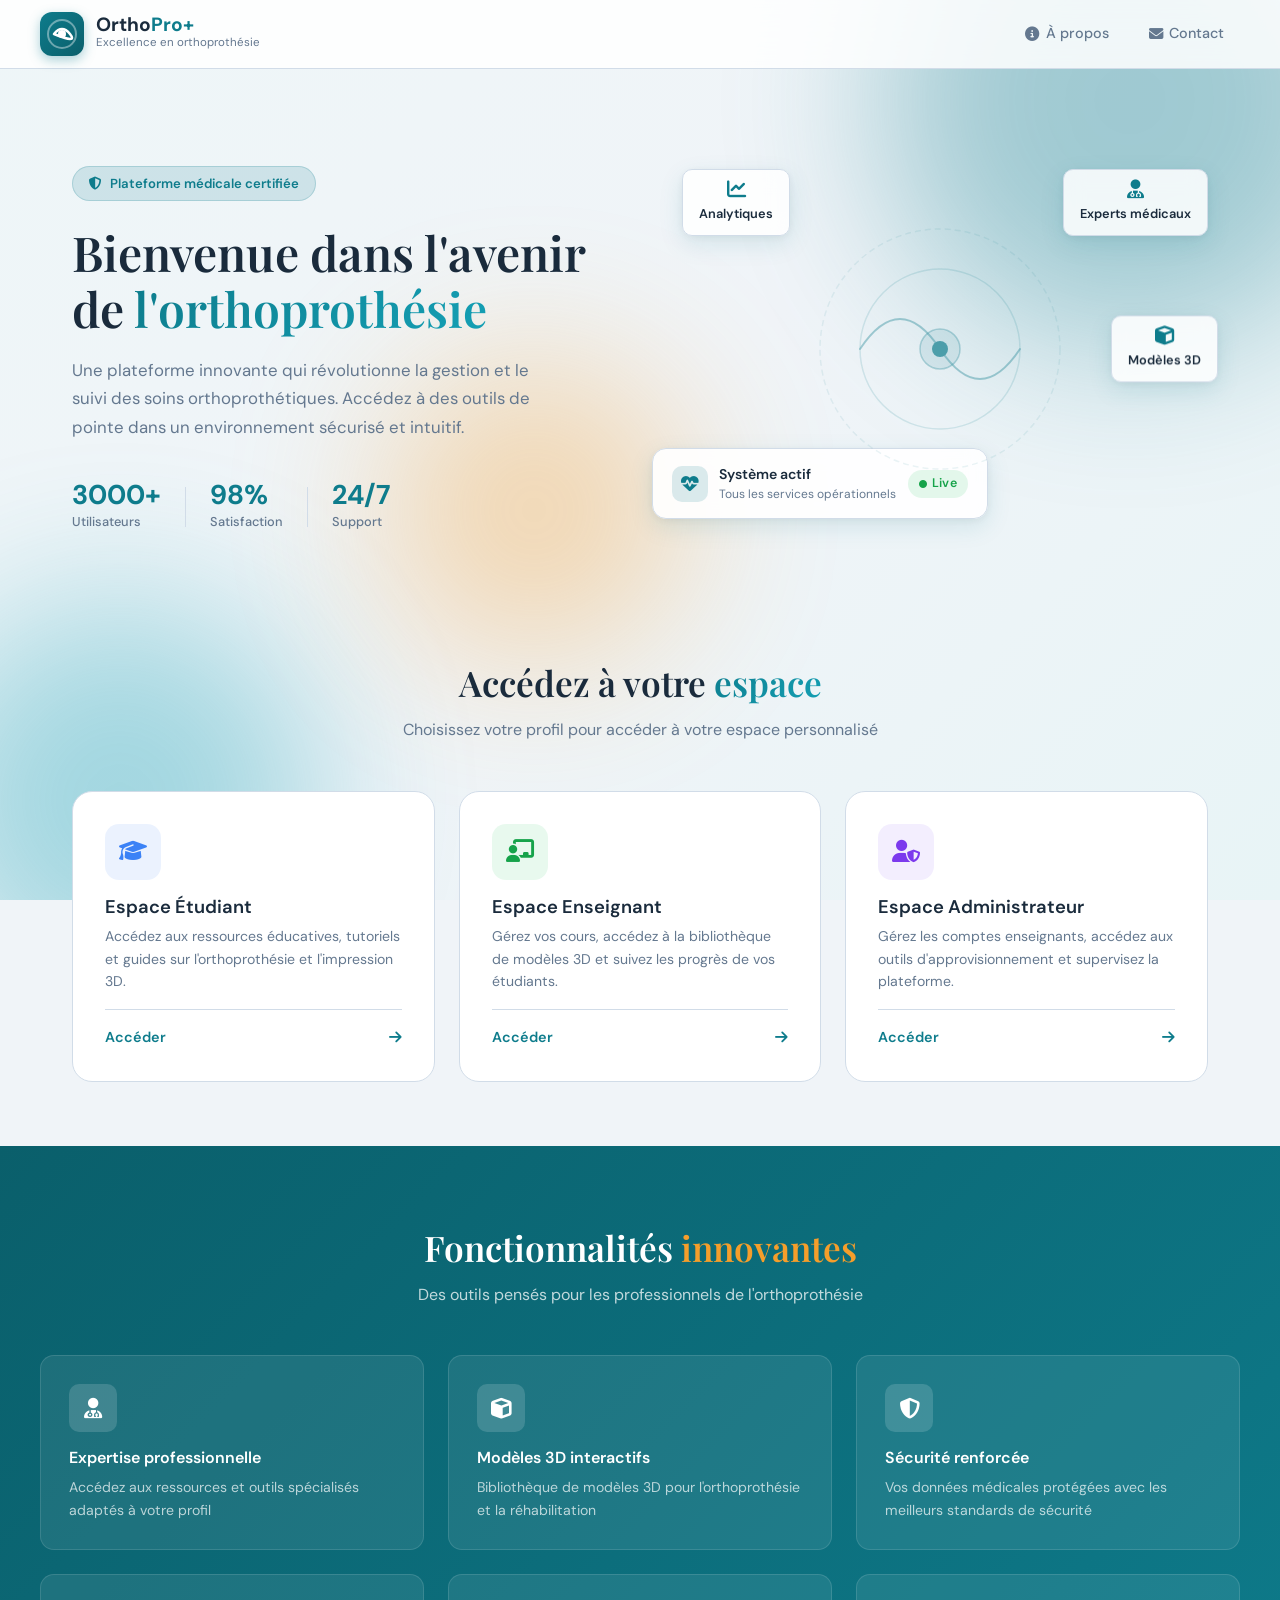
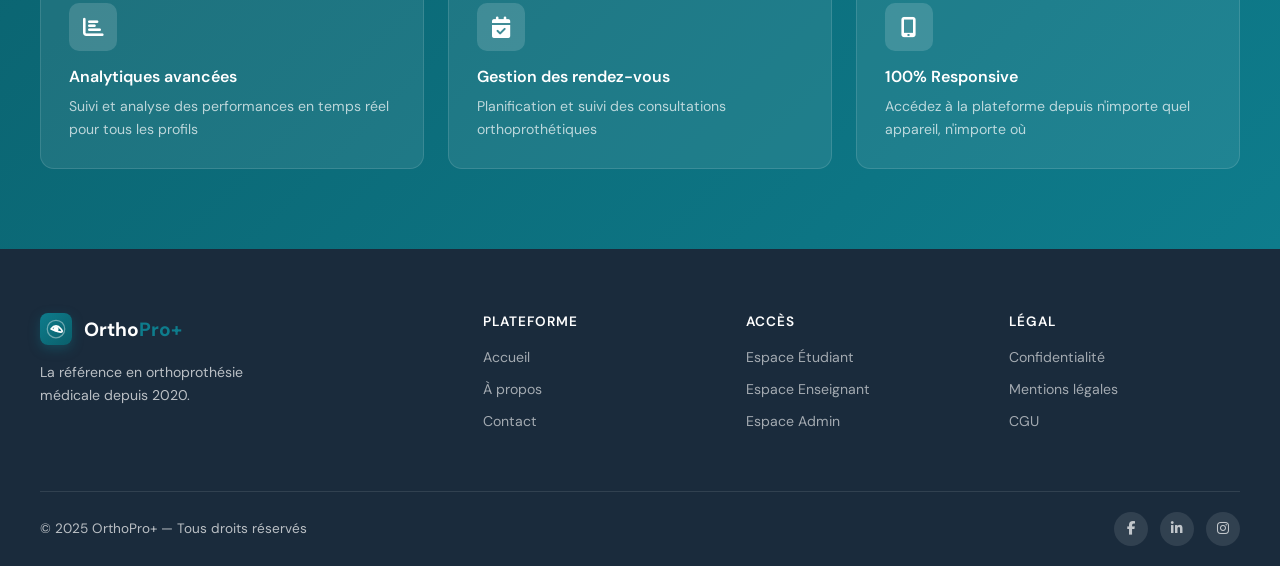
<file: index.html>
<!DOCTYPE html>
<html lang="fr">
<head>
  <meta charset="UTF-8">
  <meta name="viewport" content="width=device-width, initial-scale=1.0">
  <title>OrthoPro+ | Plateforme d'orthoprothésie médicale</title>
  <link rel="stylesheet" href="assets/css/design-system.css">
  <link rel="stylesheet" href="assets/css/welcome.css">
  <link rel="stylesheet" href="https://cdnjs.cloudflare.com/ajax/libs/font-awesome/6.4.0/css/all.min.css">
</head>
<body>

  <!-- Animated background -->
  <div class="bg-pattern">
    <div class="blob blob-1"></div>
    <div class="blob blob-2"></div>
    <div class="blob blob-3"></div>
  </div>

  <!-- Header -->
  <header class="site-header">
    <div class="header-inner">
      <div class="logo">
        <div class="logo-icon">
          <svg width="32" height="32" viewBox="0 0 32 32" fill="none">
            <circle cx="16" cy="16" r="14" stroke="white" stroke-width="2" stroke-opacity="0.4"/>
            <path d="M8,16 Q16,6 24,16 T8,16" stroke="white" stroke-width="2.5" fill="none" stroke-linecap="round"/>
            <circle cx="16" cy="16" r="4" fill="white"/>
          </svg>
        </div>
        <div>
          <div class="logo-name">Ortho<strong>Pro+</strong></div>
          <div class="logo-tagline">Excellence en orthoprothésie</div>
        </div>
      </div>
      <nav class="top-nav">
        <a href="about.html" class="nav-link"><i class="fas fa-info-circle"></i> À propos</a>
        <a href="contact.html" class="nav-link"><i class="fas fa-envelope"></i> Contact</a>
      </nav>
    </div>
  </header>

  <!-- Hero -->
  <main>
    <section class="hero">
      <div class="hero-content">
        <div class="hero-badge"><i class="fas fa-shield-alt"></i> Plateforme médicale certifiée</div>
        <h1>Bienvenue dans l'avenir de <span class="highlight">l'orthoprothésie</span></h1>
        <p class="hero-desc">Une plateforme innovante qui révolutionne la gestion et le suivi des soins orthoprothétiques. Accédez à des outils de pointe dans un environnement sécurisé et intuitif.</p>
        <div class="hero-stats">
          <div class="stat"><span class="stat-num">3000+</span><span class="stat-label">Utilisateurs</span></div>
          <div class="stat-divider"></div>
          <div class="stat"><span class="stat-num">98%</span><span class="stat-label">Satisfaction</span></div>
          <div class="stat-divider"></div>
          <div class="stat"><span class="stat-num">24/7</span><span class="stat-label">Support</span></div>
        </div>
      </div>
      <div class="hero-visual">
        <div class="visual-card main-card">
          <div class="vc-icon"><i class="fas fa-heartbeat"></i></div>
          <div>
            <div class="vc-title">Système actif</div>
            <div class="vc-sub">Tous les services opérationnels</div>
          </div>
          <span class="badge badge-success"><i class="fas fa-circle" style="font-size:0.5rem"></i> Live</span>
        </div>
        <div class="visual-card float-card fc-1">
          <i class="fas fa-user-md"></i>
          <span>Experts médicaux</span>
        </div>
        <div class="visual-card float-card fc-2">
          <i class="fas fa-cube"></i>
          <span>Modèles 3D</span>
        </div>
        <div class="visual-card float-card fc-3">
          <i class="fas fa-chart-line"></i>
          <span>Analytiques</span>
        </div>
        <svg class="hero-svg" viewBox="0 0 300 300" fill="none" xmlns="http://www.w3.org/2000/svg">
          <circle cx="150" cy="150" r="120" stroke="rgba(14,124,140,0.12)" stroke-width="1.5" stroke-dasharray="6 4"/>
          <circle cx="150" cy="150" r="80" stroke="rgba(14,124,140,0.2)" stroke-width="1.5"/>
          <path d="M70,150 Q110,90 150,150 Q190,210 230,150" stroke="rgba(14,124,140,0.5)" stroke-width="2" fill="none" stroke-linecap="round"/>
          <circle cx="150" cy="150" r="20" fill="rgba(14,124,140,0.15)" stroke="rgba(14,124,140,0.4)" stroke-width="1.5"/>
          <circle cx="150" cy="150" r="8" fill="#0e7c8c"/>
        </svg>
      </div>
    </section>

    <!-- Portals -->
    <section class="portals">
      <div class="section-header">
        <h2>Accédez à votre <span class="highlight">espace</span></h2>
        <p>Choisissez votre profil pour accéder à votre espace personnalisé</p>
      </div>
      <div class="portal-grid">
        <a href="student.html" class="portal-card student-card">
          <div class="portal-icon-wrap">
            <i class="fas fa-graduation-cap"></i>
          </div>
          <div class="portal-body">
            <h3>Espace Étudiant</h3>
            <p>Accédez aux ressources éducatives, tutoriels et guides sur l'orthoprothésie et l'impression 3D.</p>
          </div>
          <div class="portal-footer">
            <span>Accéder</span>
            <i class="fas fa-arrow-right"></i>
          </div>
        </a>

        <a href="teacher.html" class="portal-card teacher-card">
          <div class="portal-icon-wrap">
            <i class="fas fa-chalkboard-teacher"></i>
          </div>
          <div class="portal-body">
            <h3>Espace Enseignant</h3>
            <p>Gérez vos cours, accédez à la bibliothèque de modèles 3D et suivez les progrès de vos étudiants.</p>
          </div>
          <div class="portal-footer">
            <span>Accéder</span>
            <i class="fas fa-arrow-right"></i>
          </div>
        </a>

        <a href="admin.html" class="portal-card admin-card">
          <div class="portal-icon-wrap">
            <i class="fas fa-user-shield"></i>
          </div>
          <div class="portal-body">
            <h3>Espace Administrateur</h3>
            <p>Gérez les comptes enseignants, accédez aux outils d'approvisionnement et supervisez la plateforme.</p>
          </div>
          <div class="portal-footer">
            <span>Accéder</span>
            <i class="fas fa-arrow-right"></i>
          </div>
        </a>
      </div>
    </section>

    <!-- Features -->
    <section class="features">
      <div class="section-header">
        <h2>Fonctionnalités <span class="highlight">innovantes</span></h2>
        <p>Des outils pensés pour les professionnels de l'orthoprothésie</p>
      </div>
      <div class="features-grid">
        <div class="feature-item">
          <div class="feature-icon"><i class="fas fa-user-md"></i></div>
          <h4>Expertise professionnelle</h4>
          <p>Accédez aux ressources et outils spécialisés adaptés à votre profil</p>
        </div>
        <div class="feature-item">
          <div class="feature-icon"><i class="fas fa-cube"></i></div>
          <h4>Modèles 3D interactifs</h4>
          <p>Bibliothèque de modèles 3D pour l'orthoprothésie et la réhabilitation</p>
        </div>
        <div class="feature-item">
          <div class="feature-icon"><i class="fas fa-shield-alt"></i></div>
          <h4>Sécurité renforcée</h4>
          <p>Vos données médicales protégées avec les meilleurs standards de sécurité</p>
        </div>
        <div class="feature-item">
          <div class="feature-icon"><i class="fas fa-chart-bar"></i></div>
          <h4>Analytiques avancées</h4>
          <p>Suivi et analyse des performances en temps réel pour tous les profils</p>
        </div>
        <div class="feature-item">
          <div class="feature-icon"><i class="fas fa-calendar-check"></i></div>
          <h4>Gestion des rendez-vous</h4>
          <p>Planification et suivi des consultations orthoprothétiques</p>
        </div>
        <div class="feature-item">
          <div class="feature-icon"><i class="fas fa-mobile-alt"></i></div>
          <h4>100% Responsive</h4>
          <p>Accédez à la plateforme depuis n'importe quel appareil, n'importe où</p>
        </div>
      </div>
    </section>
  </main>

  <!-- Footer -->
  <footer class="site-footer">
    <div class="footer-inner">
      <div class="footer-brand">
        <div class="logo">
          <div class="logo-icon logo-icon-sm">
            <svg width="20" height="20" viewBox="0 0 32 32" fill="none">
              <circle cx="16" cy="16" r="14" stroke="white" stroke-width="2" stroke-opacity="0.4"/>
              <path d="M8,16 Q16,6 24,16 T8,16" stroke="white" stroke-width="2.5" fill="none" stroke-linecap="round"/>
              <circle cx="16" cy="16" r="4" fill="white"/>
            </svg>
          </div>
          <span class="logo-name">Ortho<strong>Pro+</strong></span>
        </div>
        <p>La référence en orthoprothésie médicale depuis 2020.</p>
      </div>
      <div class="footer-links">
        <div class="footer-col">
          <h5>Plateforme</h5>
          <a href="index.html">Accueil</a>
          <a href="about.html">À propos</a>
          <a href="contact.html">Contact</a>
        </div>
        <div class="footer-col">
          <h5>Accès</h5>
          <a href="student.html">Espace Étudiant</a>
          <a href="teacher.html">Espace Enseignant</a>
          <a href="admin.html">Espace Admin</a>
        </div>
        <div class="footer-col">
          <h5>Légal</h5>
          <a href="#">Confidentialité</a>
          <a href="#">Mentions légales</a>
          <a href="#">CGU</a>
        </div>
      </div>
    </div>
    <div class="footer-bottom">
      <p>&copy; 2025 OrthoPro+ — Tous droits réservés</p>
      <div class="social-links">
        <a href="#" aria-label="Facebook"><i class="fab fa-facebook-f"></i></a>
        <a href="#" aria-label="LinkedIn"><i class="fab fa-linkedin-in"></i></a>
        <a href="#" aria-label="Instagram"><i class="fab fa-instagram"></i></a>
      </div>
    </div>
  </footer>

</body>
</html>
</file>
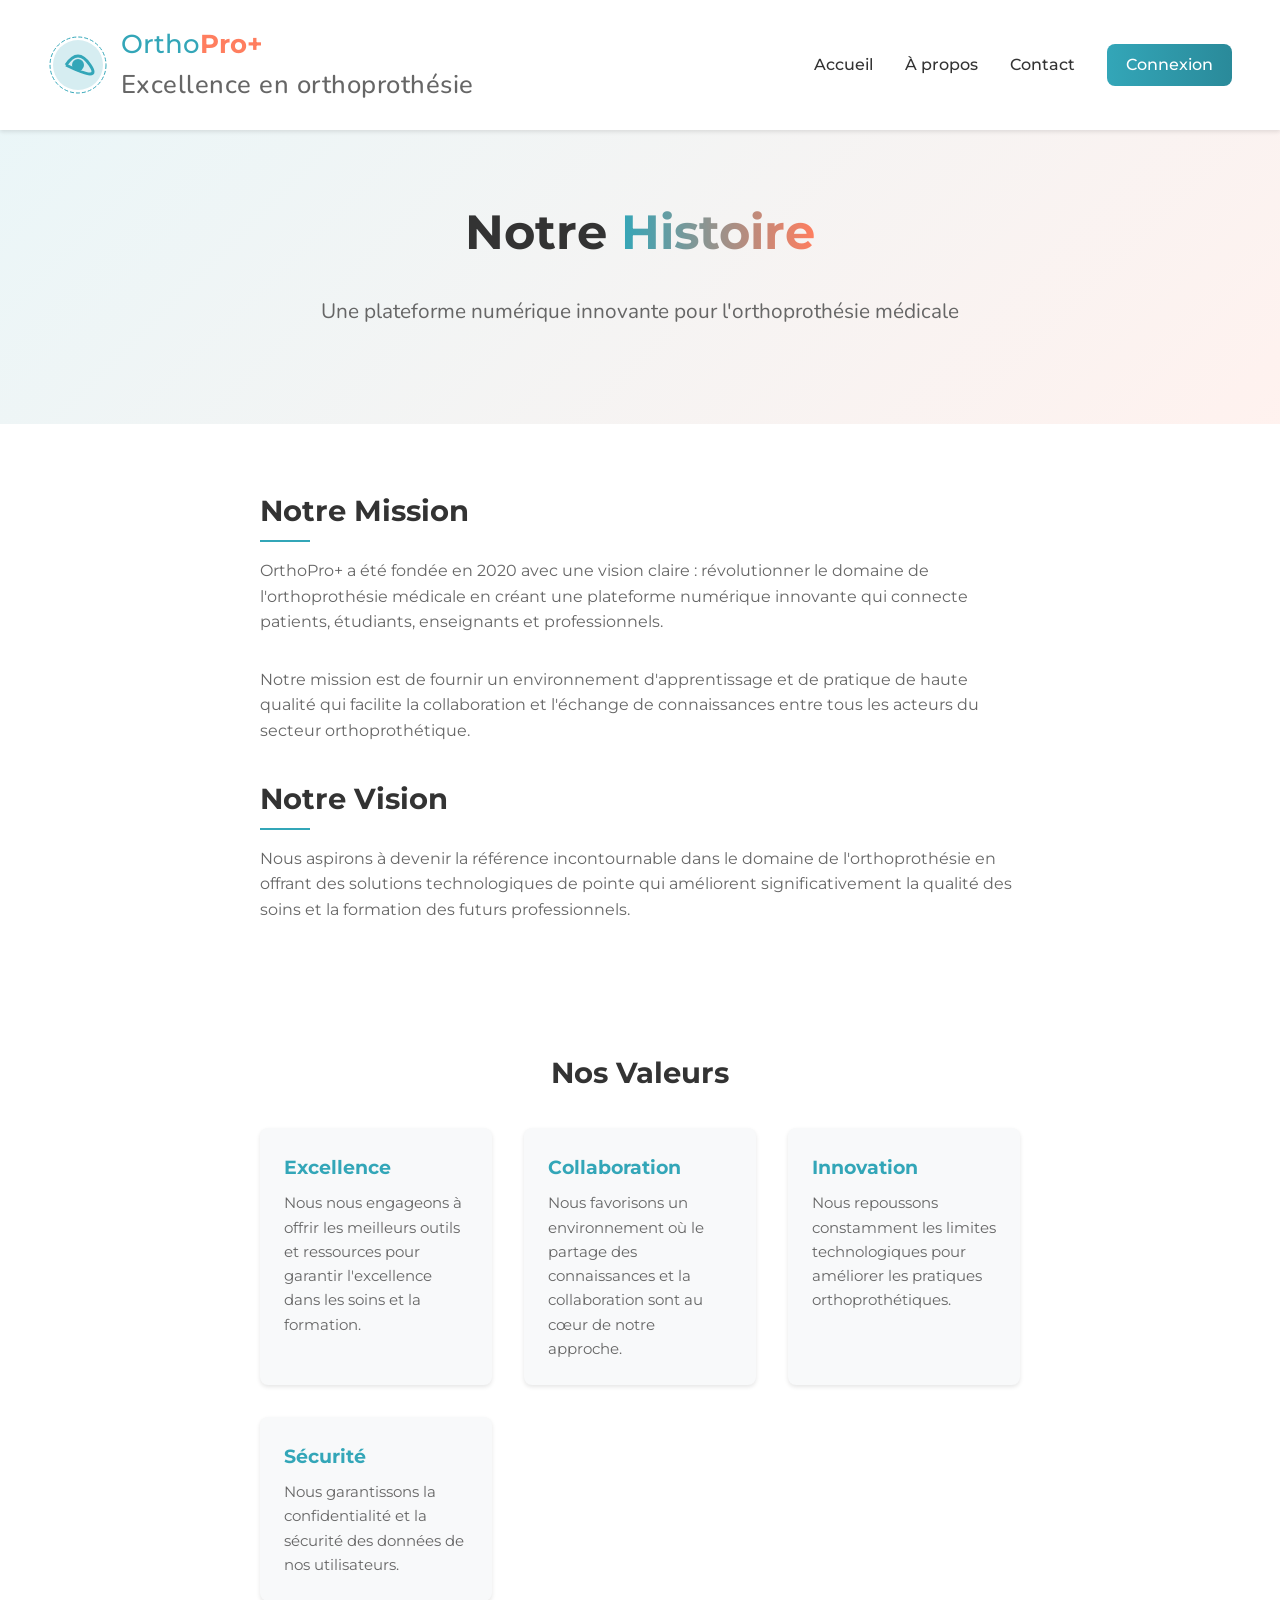
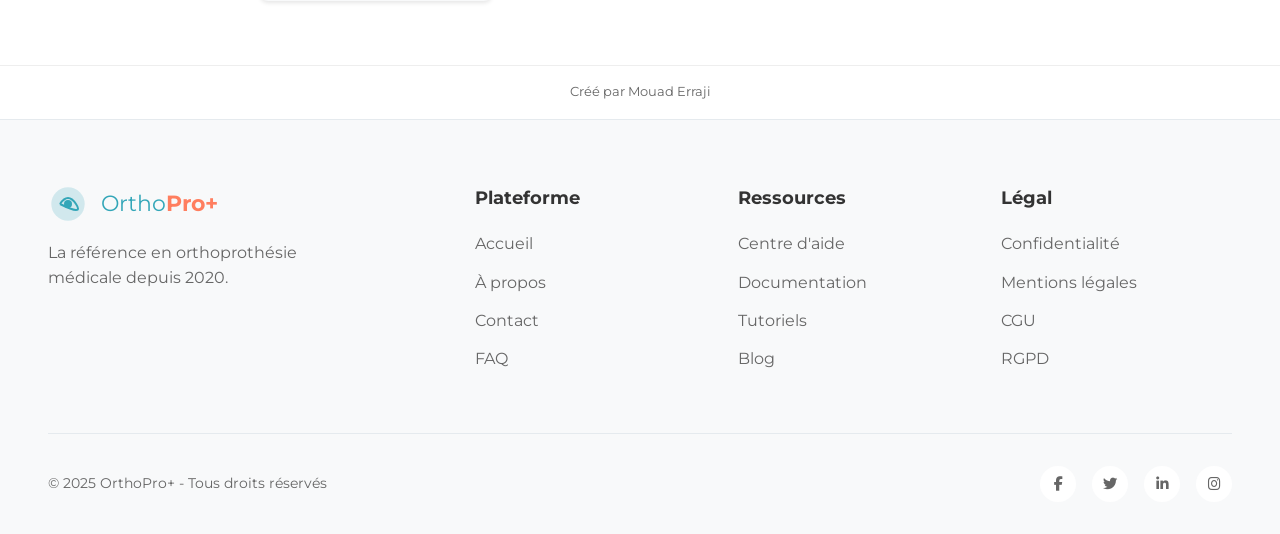
<file: about.html>
<!DOCTYPE html>
<html lang="fr">
<head>
    <meta charset="UTF-8">
    <meta name="viewport" content="width=device-width, initial-scale=1.0">
    <title>OrthoPro+ | À propos</title>
    <link rel="stylesheet" href="welcome.css">
    <link rel="preconnect" href="https://fonts.googleapis.com">
    <link rel="preconnect" href="https://fonts.gstatic.com" crossorigin>
    <link href="https://fonts.googleapis.com/css2?family=Montserrat:wght@300;400;500;600;700&family=Nunito:wght@300;400;600;700&display=swap" rel="stylesheet">
    <link rel="stylesheet" href="https://cdnjs.cloudflare.com/ajax/libs/font-awesome/6.4.0/css/all.min.css">
    <style>
        :root {
            --primary-color: #33a6b8;
            --accent-color: #ff7e5f;
            --text-color: #333;
            --text-color-light: #666;
            --bg-color: #fff;
            --bg-color-light: #f8f9fa;
            --font-primary: 'Montserrat', sans-serif;
            --font-secondary: 'Nunito', sans-serif;
            --border-radius-md: 8px;
            --shadow-sm: 0 2px 4px rgba(0, 0, 0, 0.1);
            --transition-normal: 0.3s ease;
        }
        
        * {
            margin: 0;
            padding: 0;
            box-sizing: border-box;
        }
        
        body {
            font-family: var(--font-primary);
            color: var(--text-color);
            line-height: 1.6;
            background-color: var(--bg-color);
        }
        
        .container {
            max-width: 800px;
            margin: 0 auto;
            padding: 0 20px;
        }
        
        .text-gradient {
            background: linear-gradient(90deg, var(--primary-color), var(--accent-color));
            -webkit-background-clip: text;
            -webkit-text-fill-color: transparent;
            background-clip: text;
            color: transparent;
        }
        
        /* About Section */
        .about-section {
            padding: 4rem 0;
        }
        
        .about-section h2 {
            font-size: 1.8rem;
            margin-bottom: 1rem;
            position: relative;
            padding-bottom: 0.5rem;
        }
        
        .about-section h2::after {
            content: '';
            position: absolute;
            bottom: 0;
            left: 0;
            width: 50px;
            height: 2px;
            background: var(--primary-color);
        }
        
        .about-section p {
            margin-bottom: 2rem;
            font-size: 1rem;
            color: var(--text-color-light);
        }
        
        /* Values Section */
        .values-section {
            padding: 2rem 0 4rem;
        }
        
        .values-section h2 {
            font-size: 1.8rem;
            margin-bottom: 2rem;
            text-align: center;
        }
        
        .values-list {
            display: grid;
            grid-template-columns: repeat(auto-fit, minmax(200px, 1fr));
            gap: 2rem;
        }
        
        .value-item {
            padding: 1.5rem;
            background-color: var(--bg-color-light);
            border-radius: var(--border-radius-md);
            box-shadow: var(--shadow-sm);
        }
        
        .value-item h3 {
            font-size: 1.2rem;
            margin-bottom: 0.5rem;
            color: var(--primary-color);
        }
        
        .value-item p {
            font-size: 0.95rem;
            color: var(--text-color-light);
        }
        
        /* Hero Section styled like original but simplified */
        .about-hero {
            text-align: center;
            padding: 4rem 2rem;
            position: relative;
            background: linear-gradient(135deg, rgba(51, 166, 184, 0.1), rgba(255, 126, 95, 0.1));
        }
        
        .about-hero-content {
            max-width: 800px;
            margin: 0 auto;
        }
        
        .about-hero h1 {
            font-size: 3rem;
            margin-bottom: 1.5rem;
        }
        
        .subtitle {
            font-size: 1.3rem;
            color: var(--text-color-light);
            margin-bottom: 2rem;
            font-family: var(--font-secondary);
        }
        
        /* Copyright addition */
        .creator {
            text-align: center;
            padding: 1rem 0;
            font-size: 0.8rem;
            color: var(--text-color-light);
            border-top: 1px solid #eee;
        }
        
        /* Responsive */
        @media (max-width: 768px) {
            .about-hero h1 {
                font-size: 2rem;
            }
            
            .subtitle {
                font-size: 1rem;
            }
            
            .values-list {
                grid-template-columns: 1fr;
            }
        }
    </style>
</head>
<body>
    <div class="page-container">
        <div class="background-shapes">
            <div class="shape circle shape-1"></div>
            <div class="shape square shape-2"></div>
            <div class="shape triangle shape-3"></div>
            <div class="shape circle shape-4"></div>
        </div>
        
        <header class="site-header">
            <div class="logo">
                <svg width="60" height="60" viewBox="0 0 60 60">
                    <circle cx="30" cy="30" r="25" fill="#33a6b8" fill-opacity="0.2"/>
                    <path d="M18,30 Q30,12 42,30 T18,30" stroke="#33a6b8" stroke-width="3" fill="none"/>
                    <circle cx="30" cy="30" r="6" fill="#33a6b8"/>
                    <circle cx="30" cy="30" r="28" stroke="#33a6b8" stroke-width="1" stroke-dasharray="4 2" fill="none"/>
                </svg>
                <div class="logo-text">
                    <span>Ortho<strong>Pro+</strong></span>
                    <span class="tagline">Excellence en orthoprothésie</span>
                </div>
            </div>
            
            <nav class="top-nav">
                <a href="index.html" class="nav-link">Accueil</a>
                <a href="about.html" class="nav-link active">À propos</a>
                <a href="contact.html" class="nav-link">Contact</a>
                <a href="index.html" class="nav-link highlight">Connexion</a>
            </nav>
        </header>
        
        <main class="main-content">
            <section class="about-hero">
                <div class="about-hero-content">
                    <h1>Notre <span class="text-gradient">Histoire</span></h1>
                    <p class="subtitle">Une plateforme numérique innovante pour l'orthoprothésie médicale</p>
                </div>
            </section>
            
            <section class="about-section">
                <div class="container">
                    <h2>Notre Mission</h2>
                    <p>OrthoPro+ a été fondée en 2020 avec une vision claire : révolutionner le domaine de l'orthoprothésie médicale en créant une plateforme numérique innovante qui connecte patients, étudiants, enseignants et professionnels.</p>
                    
                    <p>Notre mission est de fournir un environnement d'apprentissage et de pratique de haute qualité qui facilite la collaboration et l'échange de connaissances entre tous les acteurs du secteur orthoprothétique.</p>
                    
                    <h2>Notre Vision</h2>
                    <p>Nous aspirons à devenir la référence incontournable dans le domaine de l'orthoprothésie en offrant des solutions technologiques de pointe qui améliorent significativement la qualité des soins et la formation des futurs professionnels.</p>
                </div>
            </section>
            
            <section class="values-section">
                <div class="container">
                    <h2>Nos Valeurs</h2>
                    <div class="values-list">
                        <div class="value-item">
                            <h3>Excellence</h3>
                            <p>Nous nous engageons à offrir les meilleurs outils et ressources pour garantir l'excellence dans les soins et la formation.</p>
                        </div>
                        
                        <div class="value-item">
                            <h3>Collaboration</h3>
                            <p>Nous favorisons un environnement où le partage des connaissances et la collaboration sont au cœur de notre approche.</p>
                        </div>
                        
                        <div class="value-item">
                            <h3>Innovation</h3>
                            <p>Nous repoussons constamment les limites technologiques pour améliorer les pratiques orthoprothétiques.</p>
                        </div>
                        
                        <div class="value-item">
                            <h3>Sécurité</h3>
                            <p>Nous garantissons la confidentialité et la sécurité des données de nos utilisateurs.</p>
                        </div>
                    </div>
                </div>
            </section>
            
            <div class="creator">
                <p>Créé par Mouad Erraji</p>
            </div>
        </main>
        
        <footer class="site-footer">
            <div class="footer-content">
                <div class="footer-brand">
                    <div class="logo footer-logo">
                        <svg width="40" height="40" viewBox="0 0 60 60">
                            <circle cx="30" cy="30" r="25" fill="#33a6b8" fill-opacity="0.2"/>
                            <path d="M18,30 Q30,12 42,30 T18,30" stroke="#33a6b8" stroke-width="3" fill="none"/>
                            <circle cx="30" cy="30" r="6" fill="#33a6b8"/>
                        </svg>
                        <span>Ortho<strong>Pro+</strong></span>
                    </div>
                    <p>La référence en orthoprothésie médicale depuis 2020.</p>
                </div>
                
                <div class="footer-links-container">
                    <div class="footer-links-group">
                        <h4>Plateforme</h4>
                        <a href="index.html">Accueil</a>
                        <a href="about.html">À propos</a>
                        <a href="contact.html">Contact</a>
                        <a href="#">FAQ</a>
                    </div>
                    
                    <div class="footer-links-group">
                        <h4>Ressources</h4>
                        <a href="#">Centre d'aide</a>
                        <a href="#">Documentation</a>
                        <a href="#">Tutoriels</a>
                        <a href="#">Blog</a>
                    </div>
                    
                    <div class="footer-links-group">
                        <h4>Légal</h4>
                        <a href="#">Confidentialité</a>
                        <a href="#">Mentions légales</a>
                        <a href="#">CGU</a>
                        <a href="#">RGPD</a>
                    </div>
                </div>
            </div>
            
            <div class="footer-bottom">
                <p>&copy; 2025 OrthoPro+ - Tous droits réservés</p>
                <div class="social-links">
                    <a href="#" aria-label="Facebook"><i class="fab fa-facebook-f"></i></a>
                    <a href="#" aria-label="Twitter"><i class="fab fa-twitter"></i></a>
                    <a href="#" aria-label="LinkedIn"><i class="fab fa-linkedin-in"></i></a>
                    <a href="#" aria-label="Instagram"><i class="fab fa-instagram"></i></a>
                </div>
            </div>
        </footer>
    </div>    
</body>
</html>
</file>
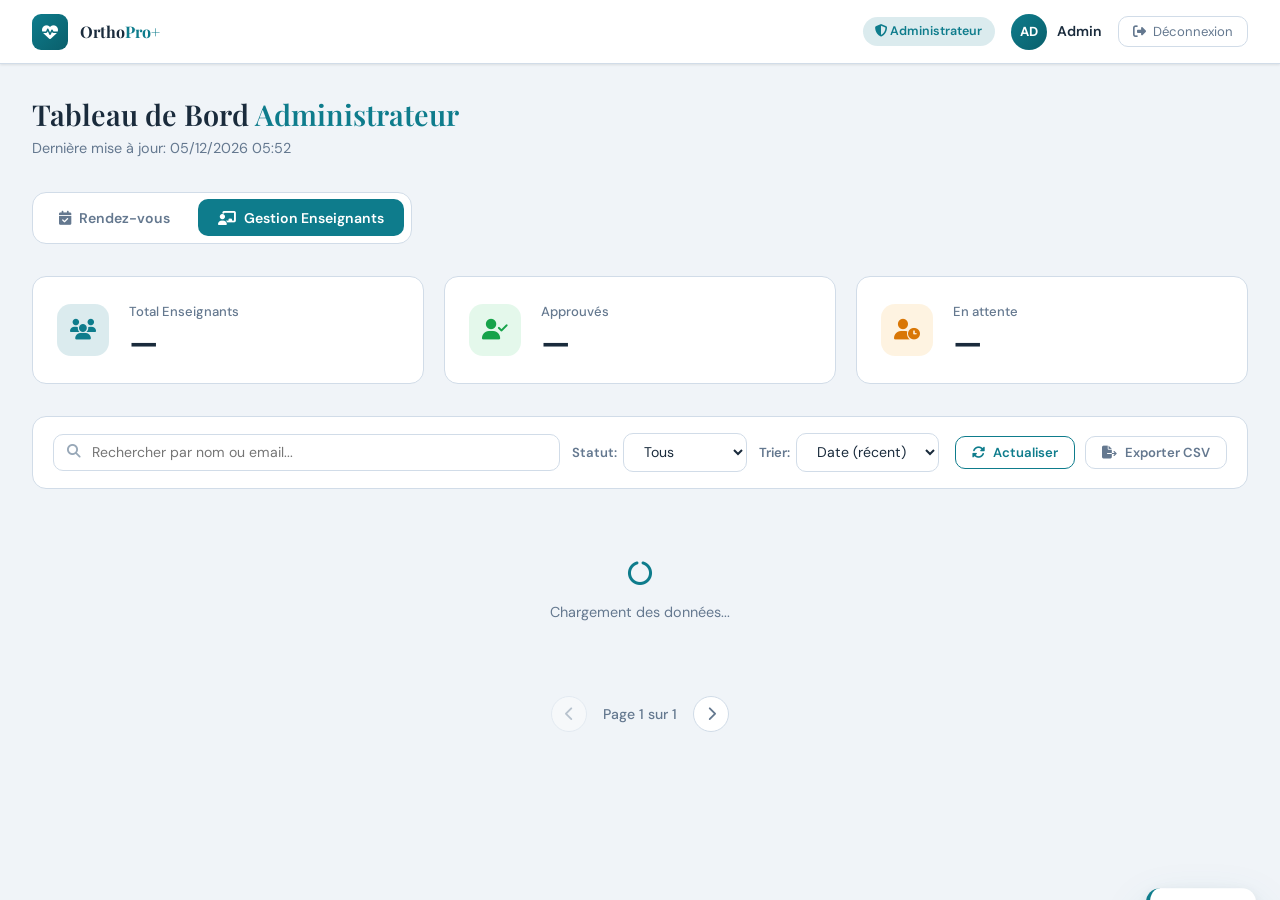
<file: admin-dashboard.html>
<!DOCTYPE html>
<html lang="fr">
<head>
  <meta charset="UTF-8">
  <meta name="viewport" content="width=device-width, initial-scale=1.0">
  <title>OrthoPro+ | Tableau de Bord Administrateur</title>
  <link rel="stylesheet" href="assets/css/design-system.css">
  <link rel="stylesheet" href="https://cdnjs.cloudflare.com/ajax/libs/font-awesome/6.4.0/css/all.min.css">
  <style>
    body { background: var(--bg); }

    /* ── Top Navbar ── */
    .navbar {
      position: sticky; top: 0; z-index: 100;
      display: flex; align-items: center; justify-content: space-between;
      padding: 0 2rem; height: 64px;
      background: var(--surface);
      border-bottom: 1px solid var(--border);
      box-shadow: var(--shadow-sm);
    }
    .nav-brand { display: flex; align-items: center; gap: 0.75rem; text-decoration: none; }
    .nav-brand-icon {
      width: 36px; height: 36px; border-radius: 9px;
      background: linear-gradient(135deg, var(--primary), var(--primary-dark));
      display: flex; align-items: center; justify-content: center;
      color: white; font-size: 1rem;
    }
    .nav-brand-text { font-family: var(--font-display); font-size: 1rem; font-weight: 700; color: var(--text); }
    .nav-brand-text span { color: var(--primary); }

    .nav-right { display: flex; align-items: center; gap: 1rem; }
    .nav-badge {
      padding: 0.3rem 0.8rem; border-radius: 100px;
      background: var(--primary-glow); color: var(--primary);
      font-size: 0.78rem; font-weight: 600;
    }
    .user-info { display: flex; align-items: center; gap: 0.6rem; }
    .user-avatar {
      width: 36px; height: 36px; border-radius: 50%;
      background: linear-gradient(135deg, var(--primary), var(--primary-dark));
      display: flex; align-items: center; justify-content: center;
      color: white; font-size: 0.82rem; font-weight: 700;
    }
    .user-name { font-size: 0.88rem; font-weight: 600; color: var(--text); }
    .logout-btn {
      display: flex; align-items: center; gap: 0.4rem;
      padding: 0.4rem 0.9rem; border-radius: var(--radius);
      border: 1.5px solid var(--border); background: none;
      font-size: 0.82rem; color: var(--text-muted); cursor: pointer;
      transition: var(--transition); font-family: var(--font-body);
    }
    .logout-btn:hover { border-color: var(--danger); color: var(--danger); }

    /* ── Page Container ── */
    .page-container { max-width: 1400px; margin: 0 auto; padding: 2rem; }

    /* ── Page Header ── */
    .page-header { margin-bottom: 2rem; }
    .page-header h1 {
      font-family: var(--font-display); font-size: 1.8rem;
      color: var(--text); margin-bottom: 0.3rem;
    }
    .page-header h1 span { color: var(--primary); }
    .page-header p { color: var(--text-muted); font-size: 0.9rem; }

    /* ── Dashboard Tabs ── */
    .dash-tabs {
      display: flex; gap: 0.5rem; margin-bottom: 2rem;
      background: var(--surface); padding: 0.4rem;
      border-radius: var(--radius-md); border: 1px solid var(--border);
      width: fit-content;
    }
    .dash-tab {
      display: flex; align-items: center; gap: 0.5rem;
      padding: 0.6rem 1.25rem; border-radius: var(--radius);
      border: none; background: none; cursor: pointer;
      font-family: var(--font-body); font-size: 0.88rem;
      font-weight: 600; color: var(--text-muted);
      transition: var(--transition);
    }
    .dash-tab:hover { color: var(--text); background: var(--bg); }
    .dash-tab.active { background: var(--primary); color: white; }

    .tab-content { display: none; }
    .tab-content.active { display: block; }

    /* ── Stats Cards ── */
    .stats-grid { display: grid; grid-template-columns: repeat(3, 1fr); gap: 1.25rem; margin-bottom: 2rem; }
    .stat-card {
      background: var(--surface); border-radius: var(--radius-md);
      border: 1px solid var(--border); padding: 1.5rem;
      display: flex; align-items: center; gap: 1.25rem;
    }
    .stat-icon {
      width: 52px; height: 52px; border-radius: 14px;
      display: flex; align-items: center; justify-content: center;
      font-size: 1.3rem; flex-shrink: 0;
    }
    .stat-card.total .stat-icon { background: var(--primary-glow); color: var(--primary); }
    .stat-card.approved .stat-icon { background: var(--success-light); color: #16a34a; }
    .stat-card.pending .stat-icon { background: var(--warning-light); color: #d97706; }
    .stat-label { font-size: 0.82rem; color: var(--text-muted); font-weight: 500; margin-bottom: 0.3rem; }
    .stat-number { font-size: 2rem; font-weight: 700; color: var(--text); line-height: 1; }

    /* ── Controls Bar ── */
    .controls-bar {
      display: flex; justify-content: space-between; align-items: center;
      flex-wrap: wrap; gap: 1rem; margin-bottom: 1.5rem;
      padding: 1rem 1.25rem;
      background: var(--surface); border-radius: var(--radius-md);
      border: 1px solid var(--border);
    }
    .search-filters { display: flex; gap: 0.75rem; flex-wrap: wrap; align-items: center; flex: 1; }
    .search-box {
      position: relative; flex: 1; min-width: 200px;
    }
    .search-box i { position: absolute; left: 0.9rem; top: 50%; transform: translateY(-50%); color: var(--text-light); font-size: 0.85rem; }
    .search-box input {
      width: 100%; padding: 0.55rem 1rem 0.55rem 2.4rem;
      border: 1.5px solid var(--border); border-radius: var(--radius);
      font-family: var(--font-body); font-size: 0.88rem;
      color: var(--text); outline: none; transition: var(--transition);
    }
    .search-box input:focus { border-color: var(--primary); box-shadow: 0 0 0 3px var(--primary-glow); }
    .filter-select {
      padding: 0.55rem 1rem; border-radius: var(--radius);
      border: 1.5px solid var(--border); background: var(--surface);
      font-family: var(--font-body); font-size: 0.88rem;
      color: var(--text); cursor: pointer; outline: none; transition: var(--transition);
    }
    .filter-select:focus { border-color: var(--primary); }
    .filter-label { font-size: 0.82rem; font-weight: 600; color: var(--text-muted); white-space: nowrap; }
    .filter-group { display: flex; align-items: center; gap: 0.4rem; }
    .action-buttons { display: flex; gap: 0.6rem; }

    /* ── Cards Grid ── */
    .cards-grid {
      display: grid; grid-template-columns: repeat(auto-fill, minmax(280px, 1fr));
      gap: 1.25rem; margin-bottom: 1.5rem;
    }

    /* ── Teacher Card ── */
    .teacher-card {
      background: var(--surface); border-radius: var(--radius-md);
      border: 1px solid var(--border); overflow: hidden;
      transition: all 0.25s ease;
    }
    .teacher-card:hover { box-shadow: var(--shadow-md); }
    .teacher-card.approved { border-left: 3px solid var(--success); }
    .teacher-card.pending { border-left: 3px solid var(--warning); }
    .teacher-card.rejected { border-left: 3px solid var(--danger); }

    .card-head {
      padding: 1.25rem; display: flex; align-items: flex-start;
      justify-content: space-between; gap: 1rem;
    }
    .card-avatar {
      width: 44px; height: 44px; border-radius: 50%; flex-shrink: 0;
      background: linear-gradient(135deg, var(--primary), var(--primary-dark));
      display: flex; align-items: center; justify-content: center;
      color: white; font-size: 0.9rem; font-weight: 700;
    }
    .card-info { flex: 1; min-width: 0; }
    .card-info h3 { font-size: 0.95rem; font-weight: 600; color: var(--text); margin-bottom: 0.2rem; }
    .card-info p { font-size: 0.82rem; color: var(--text-muted); }
    .status-badge {
      padding: 0.25rem 0.7rem; border-radius: 100px;
      font-size: 0.72rem; font-weight: 700; white-space: nowrap;
    }
    .status-badge.approved { background: var(--success-light); color: #16a34a; }
    .status-badge.pending { background: var(--warning-light); color: #d97706; }
    .status-badge.rejected { background: var(--danger-light); color: var(--danger); }

    .card-body { padding: 0 1.25rem 1rem; display: flex; flex-direction: column; gap: 0.4rem; }
    .card-detail { display: flex; align-items: center; gap: 0.5rem; font-size: 0.82rem; color: var(--text-muted); }
    .card-detail i { color: var(--primary); width: 14px; font-size: 0.78rem; }

    .card-actions {
      padding: 0.75rem 1.25rem; border-top: 1px solid var(--border);
      display: flex; gap: 0.5rem; background: var(--surface-2);
      flex-wrap: wrap;
    }
    .card-toggle {
      display: flex; align-items: center; gap: 0.5rem;
      font-size: 0.82rem; color: var(--text-muted); flex: 1;
    }

    /* Toggle Switch */
    .switch { position: relative; display: inline-block; width: 36px; height: 20px; }
    .switch input { opacity: 0; width: 0; height: 0; }
    .slider {
      position: absolute; cursor: pointer; inset: 0;
      background: var(--border); border-radius: 100px;
      transition: var(--transition);
    }
    .slider:before {
      content: ''; position: absolute;
      width: 14px; height: 14px; border-radius: 50%;
      background: white; left: 3px; bottom: 3px;
      transition: var(--transition);
    }
    input:checked + .slider { background: var(--success); }
    input:checked + .slider:before { transform: translateX(16px); }

    .btn-details {
      display: flex; align-items: center; gap: 0.3rem;
      padding: 0.35rem 0.75rem; border-radius: var(--radius);
      border: 1.5px solid var(--border); background: none;
      font-size: 0.78rem; color: var(--text-muted); cursor: pointer;
      transition: var(--transition); font-family: var(--font-body);
    }
    .btn-details:hover { border-color: var(--primary); color: var(--primary); }
    .btn-details.expanded { border-color: var(--primary); color: var(--primary); }

    .card-details {
      display: none; border-top: 1px solid var(--border);
      padding: 1rem 1.25rem; background: var(--surface-2);
    }
    .card-details.expanded { display: block; }
    .detail-row { display: flex; justify-content: space-between; font-size: 0.82rem; margin-bottom: 0.4rem; }
    .detail-label { color: var(--text-muted); }
    .detail-value { color: var(--text); font-weight: 500; }
    .detail-actions { display: flex; gap: 0.5rem; margin-top: 0.75rem; }

    /* ── Appointment Card ── */
    .appointment-card { }
    .appointment-card.approved { border-left: 3px solid var(--success); }
    .appointment-card.pending { border-left: 3px solid var(--warning); }
    .appointment-card.rejected { border-left: 3px solid var(--danger); }

    /* ── Pagination ── */
    .pagination {
      display: flex; justify-content: center; align-items: center;
      gap: 1rem; margin-top: 1.5rem;
    }
    .pagination-btn {
      width: 36px; height: 36px; border-radius: 50%;
      border: 1.5px solid var(--border); background: var(--surface);
      color: var(--text-muted); cursor: pointer; display: flex;
      align-items: center; justify-content: center; transition: var(--transition);
    }
    .pagination-btn:hover:not(:disabled) { background: var(--primary); color: white; border-color: var(--primary); }
    .pagination-btn:disabled { opacity: 0.4; cursor: not-allowed; }
    .pagination-info { font-size: 0.88rem; color: var(--text-muted); font-weight: 500; }

    /* ── Loading ── */
    .loading-indicator {
      grid-column: 1/-1; display: flex; flex-direction: column;
      align-items: center; gap: 1rem; padding: 3rem;
      color: var(--text-muted); font-size: 0.9rem;
    }
    .loading-indicator i { font-size: 1.5rem; color: var(--primary); }

    /* ── Notification ── */
    .notification {
      position: fixed; bottom: 1.5rem; right: 1.5rem;
      padding: 1rem 1.4rem; background: var(--surface);
      border-radius: var(--radius-md); box-shadow: var(--shadow-lg);
      display: flex; align-items: center; gap: 0.8rem;
      transform: translateY(120%);
      transition: transform 0.35s cubic-bezier(0.34,1.56,0.64,1);
      z-index: 9999; max-width: 360px;
      border-left: 4px solid var(--primary);
    }
    .notification.show { transform: translateY(0); }
    .notification.success { border-color: var(--success); }
    .notification.error { border-color: var(--danger); }
    .notification.warning { border-color: var(--warning); }
    .notification-icon { font-size: 1.1rem; color: var(--primary); }
    .notification.success .notification-icon { color: var(--success); }
    .notification.error .notification-icon { color: var(--danger); }
    .notification-message { flex: 1; font-size: 0.9rem; color: var(--text); font-weight: 500; }
    .notification-close { background: none; border: none; color: var(--text-light); cursor: pointer; }

    /* ── Modals ── */
    .modal {
      display: none; position: fixed; inset: 0;
      background: rgba(10,20,35,0.5); backdrop-filter: blur(6px);
      z-index: 1000; justify-content: center; align-items: center;
    }
    .modal.show { display: flex; animation: fadeIn 0.25s ease; }
    .modal-content {
      width: 100%; max-width: 520px;
      background: var(--surface); border-radius: var(--radius-lg);
      box-shadow: var(--shadow-lg); overflow: hidden;
      animation: slideUp 0.3s ease; max-height: 90vh; overflow-y: auto;
    }
    .modal-header {
      padding: 1.25rem 1.5rem;
      background: linear-gradient(135deg, var(--primary), var(--primary-dark));
      display: flex; justify-content: space-between; align-items: center;
      position: sticky; top: 0;
    }
    .modal-header h3 { font-size: 1.05rem; color: white; font-weight: 600; }
    .modal-close {
      background: rgba(255,255,255,0.15); border: none; color: white;
      width: 30px; height: 30px; border-radius: 50%; cursor: pointer;
      display: flex; align-items: center; justify-content: center;
      font-size: 0.85rem; transition: var(--transition);
    }
    .modal-close:hover { background: rgba(255,255,255,0.3); }
    .modal-body { padding: 1.5rem; }
    .modal-footer {
      padding: 1rem 1.5rem; border-top: 1px solid var(--border);
      display: flex; justify-content: flex-end; gap: 0.75rem;
      background: var(--surface-2);
    }
    .form-group { margin-bottom: 1rem; }
    .form-group label {
      display: block; font-size: 0.8rem; font-weight: 600;
      color: var(--text-muted); text-transform: uppercase;
      letter-spacing: 0.05em; margin-bottom: 0.4rem;
    }
    .form-control {
      width: 100%; padding: 0.65rem 1rem;
      border: 1.5px solid var(--border); border-radius: var(--radius);
      font-family: var(--font-body); font-size: 0.9rem;
      color: var(--text); background: var(--surface);
      transition: var(--transition); outline: none;
    }
    .form-control:focus { border-color: var(--primary); box-shadow: 0 0 0 3px var(--primary-glow); }
    textarea.form-control { resize: vertical; min-height: 80px; }

    /* ── Confirmation Modal ── */
    .confirm-modal-content { max-width: 400px; }
    .confirm-icon { text-align: center; margin-bottom: 1rem; font-size: 2.5rem; color: var(--warning); }
    .confirm-text { text-align: center; color: var(--text-muted); font-size: 0.9rem; line-height: 1.6; }

    @keyframes fadeIn { from { opacity: 0; } to { opacity: 1; } }
    @keyframes slideUp { from { transform: translateY(20px); opacity: 0; } to { transform: translateY(0); opacity: 1; } }

    @media (max-width: 768px) {
      .stats-grid { grid-template-columns: 1fr; }
      .controls-bar { flex-direction: column; align-items: stretch; }
      .search-filters { flex-direction: column; }
      .dash-tabs { width: 100%; }
      .cards-grid { grid-template-columns: 1fr; }
    }
  </style>
</head>
<body>

  <!-- Navbar -->
  <nav class="navbar">
    <a href="index.html" class="nav-brand">
      <div class="nav-brand-icon"><i class="fas fa-heartbeat"></i></div>
      <span class="nav-brand-text">Ortho<span>Pro+</span></span>
    </a>
    <div class="nav-right">
      <span class="nav-badge"><i class="fas fa-shield-alt"></i> Administrateur</span>
      <div class="user-info">
        <div class="user-avatar" id="admin-avatar">AD</div>
        <span class="user-name" id="admin-name">Admin</span>
      </div>
      <button class="logout-btn" id="logout-btn">
        <i class="fas fa-sign-out-alt"></i> Déconnexion
      </button>
    </div>
  </nav>

  <!-- Page -->
  <div class="page-container">

    <!-- Header -->
    <div class="page-header">
      <h1>Tableau de Bord <span>Administrateur</span></h1>
      <p>Dernière mise à jour: <span id="last-update-time">—</span></p>
    </div>

    <!-- Tabs -->
    <div class="dash-tabs">
      <button class="dash-tab" data-tab="passions">
        <i class="fas fa-calendar-check"></i> Rendez-vous
      </button>
      <button class="dash-tab active" data-tab="enseignants">
        <i class="fas fa-chalkboard-teacher"></i> Gestion Enseignants
      </button>
    </div>

    <!-- ── Tab: Appointments ── -->
    <div class="tab-content" id="passions-content">
      <div class="stats-grid">
        <div class="stat-card total">
          <div class="stat-icon"><i class="fas fa-calendar-check"></i></div>
          <div>
            <div class="stat-label">Total Rendez-vous</div>
            <div class="stat-number" id="total-appointments">—</div>
          </div>
        </div>
        <div class="stat-card approved">
          <div class="stat-icon"><i class="fas fa-check-circle"></i></div>
          <div>
            <div class="stat-label">Terminés</div>
            <div class="stat-number" id="completed-appointments">—</div>
          </div>
        </div>
        <div class="stat-card pending">
          <div class="stat-icon"><i class="fas fa-clock"></i></div>
          <div>
            <div class="stat-label">Planifiés</div>
            <div class="stat-number" id="scheduled-appointments">—</div>
          </div>
        </div>
      </div>

      <div class="controls-bar">
        <div class="search-filters">
          <div class="search-box">
            <i class="fas fa-search"></i>
            <input type="text" id="appointment-search" placeholder="Rechercher par nom ou téléphone...">
          </div>
          <div class="filter-group">
            <span class="filter-label">Statut:</span>
            <select id="appointment-status-filter" class="filter-select">
              <option value="all">Tous</option>
              <option value="SCHEDULED">Planifiés</option>
              <option value="COMPLETED">Terminés</option>
              <option value="CANCELLED">Annulés</option>
            </select>
          </div>
          <div class="filter-group">
            <span class="filter-label">Service:</span>
            <select id="department-filter" class="filter-select">
              <option value="all">Tous</option>
              <option value="Orthoprothèses">Orthoprothèses</option>
              <option value="Prothèses">Prothèses</option>
              <option value="Orthèses plantaires">Orthèses plantaires</option>
              <option value="Réadaptation">Réadaptation</option>
            </select>
          </div>
          <div class="filter-group">
            <span class="filter-label">Trier:</span>
            <select id="appointment-sort" class="filter-select">
              <option value="date-desc">Date (récent)</option>
              <option value="date-asc">Date (ancien)</option>
              <option value="name-asc">Nom (A-Z)</option>
            </select>
          </div>
        </div>
        <div class="action-buttons">
          <button class="btn btn-outline btn-sm" id="refresh-appointments-btn">
            <i class="fas fa-sync-alt"></i> Actualiser
          </button>
          <button class="btn btn-ghost btn-sm" id="export-appointments">
            <i class="fas fa-file-export"></i> Exporter
          </button>
          <button class="btn btn-primary btn-sm" id="new-appointment">
            <i class="fas fa-plus"></i> Nouveau
          </button>
        </div>
      </div>

      <div class="cards-grid" id="appointments-grid">
        <div class="loading-indicator">
          <i class="fas fa-circle-notch fa-spin"></i>
          <p>Chargement des rendez-vous...</p>
        </div>
      </div>

      <div class="pagination" id="appointments-pagination">
        <button class="pagination-btn" id="appointments-prev-page" disabled>
          <i class="fas fa-chevron-left"></i>
        </button>
        <div class="pagination-info">
          Page <span id="appointments-current-page">1</span> sur <span id="appointments-total-pages">1</span>
        </div>
        <button class="pagination-btn" id="appointments-next-page">
          <i class="fas fa-chevron-right"></i>
        </button>
      </div>
    </div>

    <!-- ── Tab: Teachers ── -->
    <div class="tab-content active" id="enseignants-content">
      <div class="stats-grid">
        <div class="stat-card total">
          <div class="stat-icon"><i class="fas fa-users"></i></div>
          <div>
            <div class="stat-label">Total Enseignants</div>
            <div class="stat-number" id="total-teachers">—</div>
          </div>
        </div>
        <div class="stat-card approved">
          <div class="stat-icon"><i class="fas fa-user-check"></i></div>
          <div>
            <div class="stat-label">Approuvés</div>
            <div class="stat-number" id="approved-teachers">—</div>
          </div>
        </div>
        <div class="stat-card pending">
          <div class="stat-icon"><i class="fas fa-user-clock"></i></div>
          <div>
            <div class="stat-label">En attente</div>
            <div class="stat-number" id="pending-teachers">—</div>
          </div>
        </div>
      </div>

      <div class="controls-bar">
        <div class="search-filters">
          <div class="search-box">
            <i class="fas fa-search"></i>
            <input type="text" id="teacher-search" placeholder="Rechercher par nom ou email...">
          </div>
          <div class="filter-group">
            <span class="filter-label">Statut:</span>
            <select id="status-filter" class="filter-select">
              <option value="all">Tous</option>
              <option value="approved">Approuvés</option>
              <option value="pending">En attente</option>
            </select>
          </div>
          <div class="filter-group">
            <span class="filter-label">Trier:</span>
            <select id="sort-by" class="filter-select">
              <option value="date-desc">Date (récent)</option>
              <option value="date-asc">Date (ancien)</option>
              <option value="name-asc">Nom (A-Z)</option>
              <option value="name-desc">Nom (Z-A)</option>
            </select>
          </div>
        </div>
        <div class="action-buttons">
          <button class="btn btn-outline btn-sm" id="refresh-btn">
            <i class="fas fa-sync-alt"></i> Actualiser
          </button>
          <button class="btn btn-ghost btn-sm" id="export-csv">
            <i class="fas fa-file-export"></i> Exporter CSV
          </button>
        </div>
      </div>

      <div class="cards-grid" id="teachers-grid">
        <div class="loading-indicator">
          <i class="fas fa-circle-notch fa-spin"></i>
          <p>Chargement des données...</p>
        </div>
      </div>

      <div class="pagination" id="pagination">
        <button class="pagination-btn" id="prev-page" disabled>
          <i class="fas fa-chevron-left"></i>
        </button>
        <div class="pagination-info">
          Page <span id="current-page">1</span> sur <span id="total-pages">1</span>
        </div>
        <button class="pagination-btn" id="next-page">
          <i class="fas fa-chevron-right"></i>
        </button>
      </div>
    </div>

  </div><!-- /page-container -->

  <!-- Appointment Card Template -->
  <template id="appointment-card-template">
    <div class="teacher-card appointment-card" data-appointment-id="">
      <div class="card-head">
        <div class="card-avatar">JD</div>
        <div class="card-info">
          <h3 class="patient-name">John Doe</h3>
          <p class="department">Service: Orthoprothèses</p>
        </div>
        <span class="status-badge pending">Planifié</span>
      </div>
      <div class="card-body">
        <div class="card-detail"><i class="fas fa-phone"></i><span class="patient-phone">—</span></div>
        <div class="card-detail"><i class="fas fa-calendar-alt"></i><span class="appointment-date">—</span></div>
        <div class="card-detail"><i class="fas fa-clock"></i><span class="appointment-time">—</span></div>
      </div>
      <div class="card-actions">
        <div class="card-toggle">
          <label class="switch">
            <input type="checkbox" class="appointment-completed-checkbox">
            <span class="slider"></span>
          </label>
          <span>Terminé</span>
        </div>
        <button class="btn-details">
          <i class="fas fa-chevron-down"></i> <span>Détails</span>
        </button>
      </div>
      <div class="card-details">
        <div class="detail-row"><span class="detail-label">ID:</span><span class="detail-value appointment-id">—</span></div>
        <div class="detail-row"><span class="detail-label">Email:</span><span class="detail-value patient-email">—</span></div>
        <div class="detail-row"><span class="detail-label">Motif:</span><span class="detail-value appointment-reason">—</span></div>
        <div class="detail-row"><span class="detail-label">Notes:</span><span class="detail-value appointment-notes">—</span></div>
        <div class="detail-actions">
          <button class="btn btn-danger btn-sm cancel-appointment"><i class="fas fa-ban"></i> Annuler</button>
          <button class="btn btn-outline btn-sm edit-appointment"><i class="fas fa-pen"></i> Modifier</button>
        </div>
      </div>
    </div>
  </template>

  <!-- Appointment Modal -->
  <div class="modal" id="appointment-modal">
    <div class="modal-content">
      <div class="modal-header">
        <h3 id="appointment-modal-title">Nouveau rendez-vous</h3>
        <button class="modal-close"><i class="fas fa-times"></i></button>
      </div>
      <div class="modal-body">
        <div class="form-group">
          <label>Nom du patient</label>
          <input type="text" id="appointment-patient-name" class="form-control" placeholder="Nom complet" required>
        </div>
        <div class="form-group">
          <label>Téléphone</label>
          <input type="tel" id="appointment-patient-phone" class="form-control" placeholder="06 12 34 56 78" required>
        </div>
        <div class="form-group">
          <label>Email</label>
          <input type="email" id="appointment-patient-email" class="form-control" placeholder="patient@exemple.com">
        </div>
        <div class="form-group">
          <label>Service</label>
          <select id="appointment-department" class="form-control" required>
            <option value="">Sélectionner un service</option>
            <option value="Orthoprothèses">Orthoprothèses</option>
            <option value="Prothèses">Prothèses</option>
            <option value="Orthèses plantaires">Orthèses plantaires</option>
            <option value="Orthèses de genou">Orthèses de genou</option>
            <option value="Orthèses de cheville">Orthèses de cheville</option>
            <option value="Réadaptation">Réadaptation</option>
          </select>
        </div>
        <div class="form-group">
          <label>Date</label>
          <input type="date" id="appointment-date" class="form-control" required>
        </div>
        <div class="form-group">
          <label>Heure</label>
          <input type="time" id="appointment-time" class="form-control" required>
        </div>
        <div class="form-group">
          <label>Motif</label>
          <input type="text" id="appointment-reason" class="form-control" placeholder="Motif de la consultation" required>
        </div>
        <div class="form-group">
          <label>Notes</label>
          <textarea id="appointment-notes" class="form-control" placeholder="Notes supplémentaires..." rows="3"></textarea>
        </div>
      </div>
      <div class="modal-footer">
        <button class="btn btn-ghost btn-sm" id="cancel-appointment-modal">Annuler</button>
        <button class="btn btn-primary btn-sm" id="save-appointment">
          <i class="fas fa-save"></i> Enregistrer
        </button>
      </div>
    </div>
  </div>

  <!-- Confirmation Modal -->
  <div class="modal" id="confirmation-modal">
    <div class="modal-content confirm-modal-content">
      <div class="modal-header">
        <h3>Confirmation</h3>
        <button class="modal-close"><i class="fas fa-times"></i></button>
      </div>
      <div class="modal-body">
        <div class="confirm-icon"><i class="fas fa-exclamation-triangle"></i></div>
        <p class="confirm-text" id="confirmation-message">Êtes-vous sûr de vouloir effectuer cette action?</p>
      </div>
      <div class="modal-footer">
        <button class="btn btn-ghost btn-sm" id="cancel-confirmation">Annuler</button>
        <button class="btn btn-primary btn-sm" id="confirm-action">Confirmer</button>
      </div>
    </div>
  </div>

  <!-- Reject Modal -->
  <div class="modal" id="reject-modal">
    <div class="modal-content confirm-modal-content">
      <div class="modal-header">
        <h3>Rejeter l'enseignant</h3>
        <button class="modal-close"><i class="fas fa-times"></i></button>
      </div>
      <div class="modal-body">
        <div class="form-group">
          <label>Raison du rejet</label>
          <textarea id="rejection-comments" class="form-control" placeholder="Expliquez la raison du rejet..." rows="4"></textarea>
        </div>
      </div>
      <div class="modal-footer">
        <button class="btn btn-ghost btn-sm" id="cancel-rejection">Annuler</button>
        <button class="btn btn-danger btn-sm" id="confirm-rejection">
          <i class="fas fa-times-circle"></i> Rejeter
        </button>
      </div>
    </div>
  </div>

  <!-- Cancel Appointment Modal -->
  <div class="modal" id="cancel-appointment-modal">
    <div class="modal-content confirm-modal-content">
      <div class="modal-header">
        <h3>Annuler le rendez-vous</h3>
        <button class="modal-close"><i class="fas fa-times"></i></button>
      </div>
      <div class="modal-body">
        <div class="form-group">
          <label>Raison de l'annulation</label>
          <textarea id="cancel-appointment-comments" class="form-control" placeholder="Raison de l'annulation..." rows="3"></textarea>
        </div>
      </div>
      <div class="modal-footer">
        <button class="btn btn-ghost btn-sm" id="cancel-cancel-appointment">Fermer</button>
        <button class="btn btn-danger btn-sm" id="confirm-cancel-appointment">
          <i class="fas fa-ban"></i> Annuler le RDV
        </button>
      </div>
    </div>
  </div>

  <!-- Notification -->
  <div id="notification" class="notification">
    <div class="notification-icon"><i class="fas fa-info-circle"></i></div>
    <div class="notification-message"></div>
    <button class="notification-close"><i class="fas fa-times"></i></button>
  </div>

  <!-- Tab switching script -->
  <script>
    document.querySelectorAll('.dash-tab').forEach(tab => {
      tab.addEventListener('click', () => {
        document.querySelectorAll('.dash-tab').forEach(t => t.classList.remove('active'));
        document.querySelectorAll('.tab-content').forEach(c => c.classList.remove('active'));
        tab.classList.add('active');
        const target = tab.dataset.tab;
        document.getElementById(target + '-content').classList.add('active');
      });
    });

    // Modal close buttons
    document.querySelectorAll('.modal-close').forEach(btn => {
      btn.addEventListener('click', () => {
        btn.closest('.modal').classList.remove('show');
      });
    });
  </script>

  <script src="admin-dashboard.js"></script>
</body>
</html>
</file>
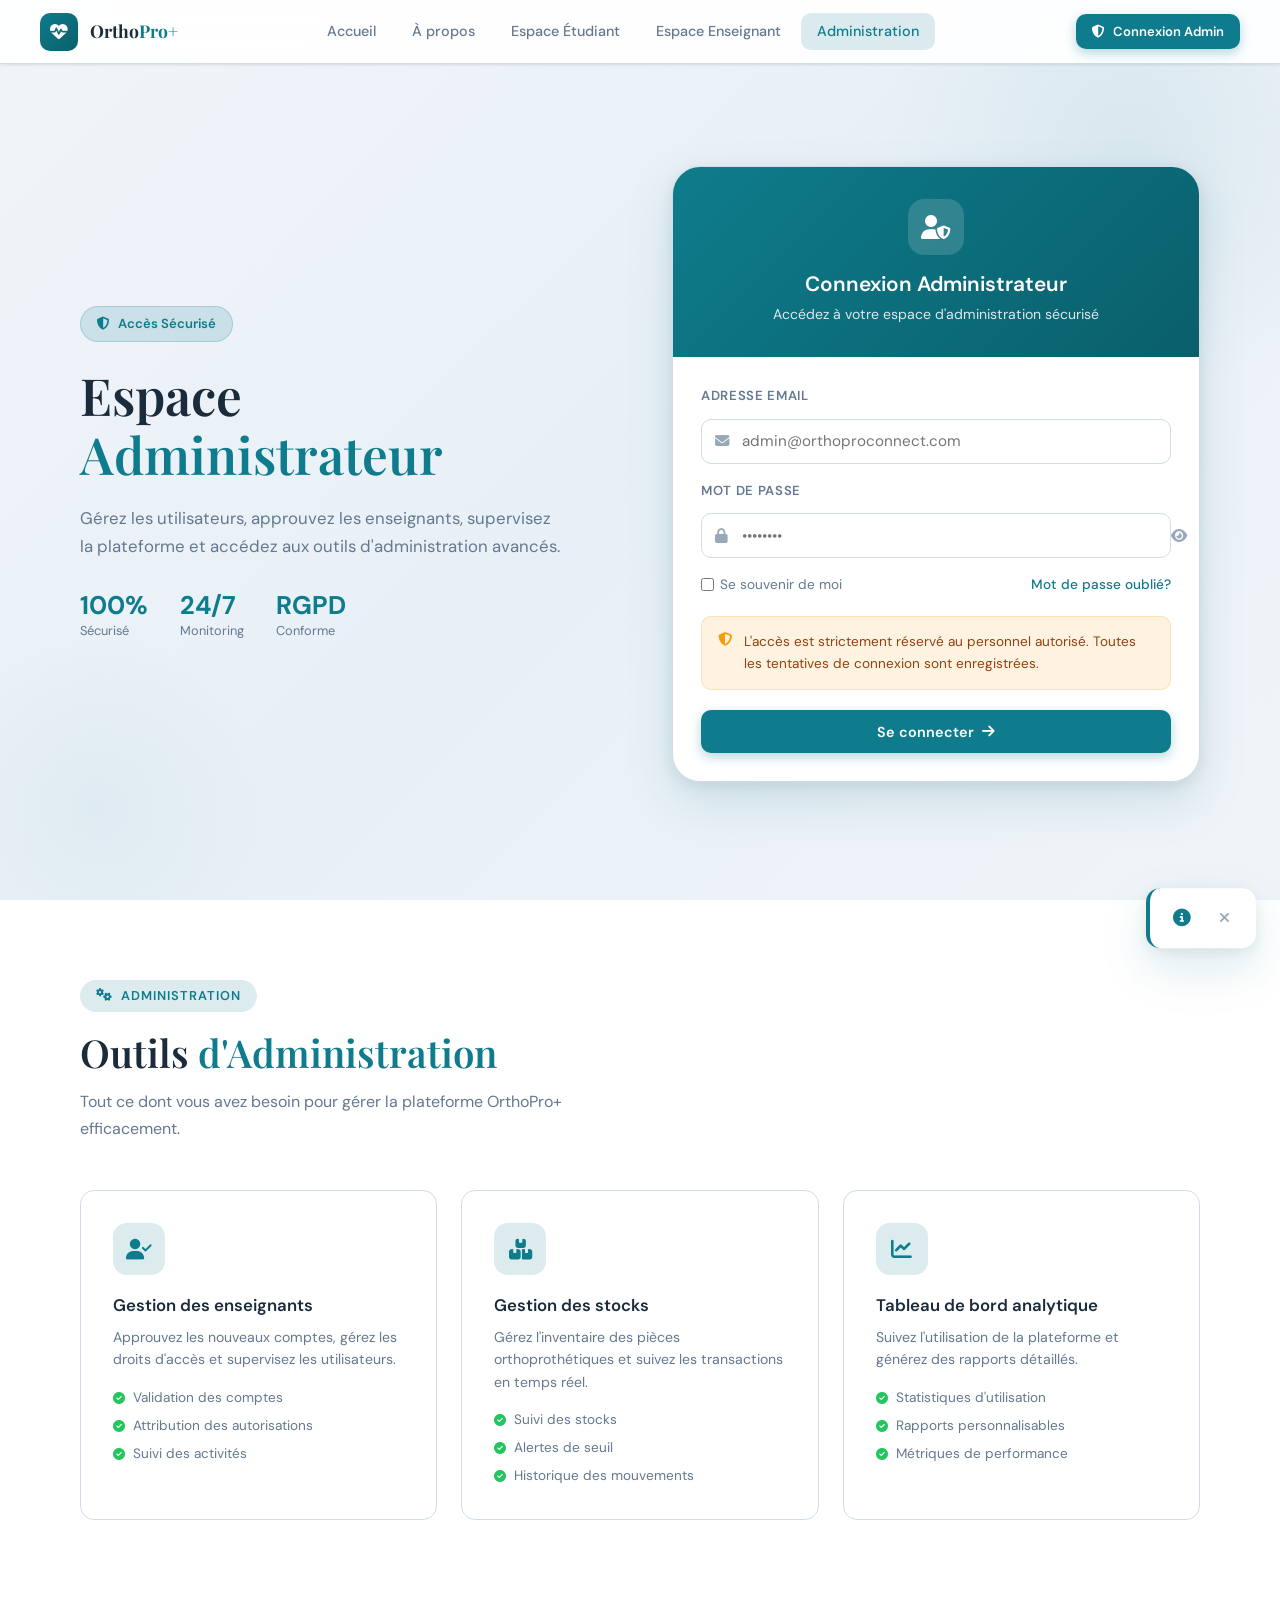
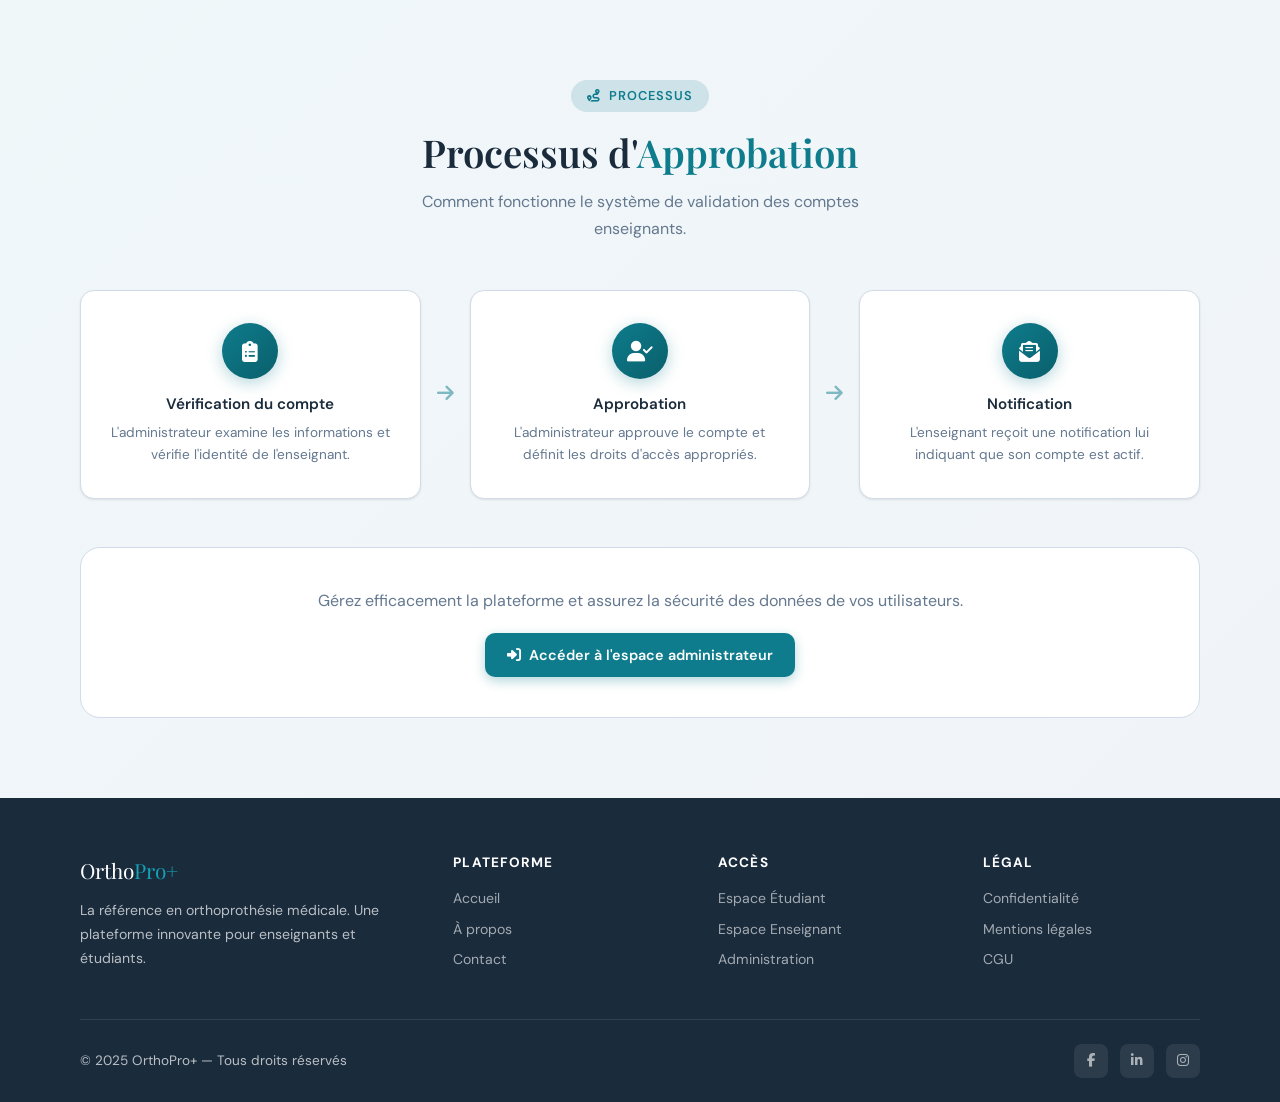
<file: admin.html>
<!DOCTYPE html>
<html lang="fr">
<head>
  <meta charset="UTF-8">
  <meta name="viewport" content="width=device-width, initial-scale=1.0">
  <title>OrthoPro+ | Espace Administrateur</title>
  <link rel="stylesheet" href="assets/css/design-system.css">
  <link rel="stylesheet" href="https://cdnjs.cloudflare.com/ajax/libs/font-awesome/6.4.0/css/all.min.css">
  <style>
    /* ── Nav ── */
    .navbar {
      position: fixed; top: 0; left: 0; right: 0; z-index: 100;
      display: flex; align-items: center; justify-content: space-between;
      padding: 0 2.5rem; height: 64px;
      background: rgba(255,255,255,0.92);
      backdrop-filter: blur(12px);
      border-bottom: 1px solid var(--border);
      box-shadow: var(--shadow-sm);
    }
    .nav-brand { display: flex; align-items: center; gap: 0.75rem; text-decoration: none; }
    .nav-brand-icon {
      width: 38px; height: 38px; border-radius: 10px;
      background: linear-gradient(135deg, var(--primary), var(--primary-dark));
      display: flex; align-items: center; justify-content: center;
      color: white; font-size: 1.1rem;
    }
    .nav-brand-text { font-size: 1.1rem; font-weight: 700; color: var(--text); font-family: var(--font-display); }
    .nav-brand-text span { color: var(--primary); }
    .nav-links { display: flex; align-items: center; gap: 0.25rem; }
    .nav-link {
      padding: 0.45rem 1rem; border-radius: var(--radius);
      font-size: 0.9rem; font-weight: 500; color: var(--text-muted);
      text-decoration: none; transition: var(--transition);
    }
    .nav-link:hover { color: var(--primary); background: var(--primary-glow); }
    .nav-link.active { color: var(--primary); background: var(--primary-glow); }
    .nav-cta { margin-left: 0.5rem; }

    /* ── Hero ── */
    .hero {
      min-height: 100vh;
      display: grid; grid-template-columns: 1fr 1fr;
      align-items: center; gap: 4rem;
      padding: 7rem 5rem 4rem;
      background: linear-gradient(135deg, #f0f4f8 0%, #e8f0f7 50%, #f0f4f8 100%);
      position: relative; overflow: hidden;
    }
    .hero::before {
      content: '';
      position: absolute; top: -100px; right: -100px;
      width: 500px; height: 500px; border-radius: 50%;
      background: radial-gradient(circle, rgba(14,124,140,0.08) 0%, transparent 70%);
      pointer-events: none;
    }
    .hero::after {
      content: '';
      position: absolute; bottom: -80px; left: -80px;
      width: 350px; height: 350px; border-radius: 50%;
      background: radial-gradient(circle, rgba(14,124,140,0.05) 0%, transparent 70%);
      pointer-events: none;
    }
    .hero-badge {
      display: inline-flex; align-items: center; gap: 0.5rem;
      padding: 0.4rem 1rem; border-radius: 100px;
      background: var(--primary-glow); color: var(--primary);
      font-size: 0.82rem; font-weight: 600;
      border: 1px solid rgba(14,124,140,0.2);
      margin-bottom: 1.5rem;
    }
    .hero h1 {
      font-family: var(--font-display);
      font-size: clamp(2.2rem, 4vw, 3.2rem);
      color: var(--text); line-height: 1.15;
      margin-bottom: 1.25rem;
    }
    .hero h1 .highlight { color: var(--primary); }
    .hero-desc {
      font-size: 1.05rem; color: var(--text-muted);
      line-height: 1.7; margin-bottom: 2rem; max-width: 480px;
    }
    .hero-stats { display: flex; gap: 2rem; }
    .stat { display: flex; flex-direction: column; }
    .stat-num { font-size: 1.6rem; font-weight: 700; color: var(--primary); line-height: 1; }
    .stat-label { font-size: 0.8rem; color: var(--text-muted); margin-top: 0.2rem; }

    /* ── Auth Panel ── */
    .auth-panel {
      background: var(--surface);
      border-radius: var(--radius-xl);
      box-shadow: var(--shadow-lg);
      border: 1px solid var(--border);
      overflow: hidden;
      position: relative; z-index: 1;
    }
    .auth-panel-header {
      background: linear-gradient(135deg, var(--primary) 0%, var(--primary-dark) 100%);
      padding: 2rem; text-align: center; color: white;
    }
    .auth-panel-header .icon {
      width: 56px; height: 56px; border-radius: 16px;
      background: rgba(255,255,255,0.15);
      display: flex; align-items: center; justify-content: center;
      font-size: 1.5rem; margin: 0 auto 1rem;
    }
    .auth-panel-header h2 { font-size: 1.3rem; color: white; margin-bottom: 0.4rem; }
    .auth-panel-header p { font-size: 0.88rem; opacity: 0.85; }

    .auth-body { padding: 1.75rem; }

    .form-group { margin-bottom: 1rem; }
    .form-group label {
      display: block; font-size: 0.82rem; font-weight: 600;
      color: var(--text-muted); text-transform: uppercase;
      letter-spacing: 0.05em; margin-bottom: 0.4rem;
    }
    .input-wrap { position: relative; }
    .input-wrap i {
      position: absolute; left: 0.9rem; top: 50%; transform: translateY(-50%);
      color: var(--text-light); font-size: 0.9rem; pointer-events: none;
    }
    .input-wrap input {
      width: 100%; padding: 0.7rem 1rem 0.7rem 2.5rem;
      border: 1.5px solid var(--border); border-radius: var(--radius);
      font-family: var(--font-body); font-size: 0.95rem;
      color: var(--text); background: var(--surface);
      transition: var(--transition); outline: none;
    }
    .input-wrap input:focus { border-color: var(--primary); box-shadow: 0 0 0 3px var(--primary-glow); }
    .input-wrap .toggle-pw {
      position: absolute; right: 0.9rem; top: 50%; transform: translateY(-50%);
      background: none; border: none; cursor: pointer;
      color: var(--text-light); font-size: 0.9rem; transition: var(--transition);
    }
    .input-wrap .toggle-pw:hover { color: var(--primary); }

    .form-options {
      display: flex; justify-content: space-between; align-items: center;
      margin-bottom: 1.25rem; font-size: 0.85rem;
    }
    .remember-me { display: flex; align-items: center; gap: 0.4rem; color: var(--text-muted); }
    .remember-me input { accent-color: var(--primary); }
    .forgot-link { color: var(--primary); font-weight: 500; text-decoration: none; }
    .forgot-link:hover { text-decoration: underline; }

    .secure-notice {
      display: flex; gap: 0.75rem; align-items: flex-start;
      padding: 0.9rem 1rem; border-radius: var(--radius);
      background: var(--warning-light); border: 1px solid rgba(245,158,11,0.2);
      margin-bottom: 1.25rem; font-size: 0.85rem; color: #92400e;
    }
    .secure-notice i { color: var(--warning); margin-top: 2px; flex-shrink: 0; }

    .btn-auth { width: 100%; justify-content: center; padding: 0.8rem; }

    /* ── Features ── */
    .features {
      padding: 5rem;
      background: var(--surface);
    }
    .section-label {
      display: inline-flex; align-items: center; gap: 0.5rem;
      padding: 0.35rem 1rem; border-radius: 100px;
      background: var(--primary-glow); color: var(--primary);
      font-size: 0.8rem; font-weight: 600;
      text-transform: uppercase; letter-spacing: 0.08em;
      margin-bottom: 1rem;
    }
    .section-title {
      font-family: var(--font-display);
      font-size: clamp(1.8rem, 3vw, 2.4rem);
      color: var(--text); margin-bottom: 0.75rem;
    }
    .section-title .highlight { color: var(--primary); }
    .section-desc { color: var(--text-muted); font-size: 1rem; max-width: 520px; line-height: 1.7; margin-bottom: 3rem; }

    .features-grid { display: grid; grid-template-columns: repeat(3, 1fr); gap: 1.5rem; }
    .feature-card {
      padding: 2rem;
      border-radius: var(--radius-md);
      border: 1px solid var(--border);
      background: var(--surface);
      transition: all 0.25s ease;
    }
    .feature-card:hover {
      border-color: var(--primary);
      box-shadow: var(--shadow-md);
      transform: translateY(-4px);
    }
    .feature-icon {
      width: 52px; height: 52px; border-radius: 14px;
      background: var(--primary-glow);
      display: flex; align-items: center; justify-content: center;
      color: var(--primary); font-size: 1.3rem;
      margin-bottom: 1.25rem; transition: var(--transition);
    }
    .feature-card:hover .feature-icon { background: var(--primary); color: white; }
    .feature-card h3 { font-size: 1.05rem; font-weight: 600; color: var(--text); margin-bottom: 0.6rem; }
    .feature-card p { font-size: 0.88rem; color: var(--text-muted); line-height: 1.6; margin-bottom: 1rem; }
    .feature-list { list-style: none; display: flex; flex-direction: column; gap: 0.4rem; }
    .feature-list li {
      display: flex; align-items: center; gap: 0.5rem;
      font-size: 0.85rem; color: var(--text-muted);
    }
    .feature-list li i { color: var(--success); font-size: 0.75rem; }

    /* ── Workflow ── */
    .workflow {
      padding: 5rem;
      background: linear-gradient(135deg, #f0f7f9 0%, #f0f4f8 100%);
    }
    .workflow-grid {
      display: grid; grid-template-columns: 1fr auto 1fr auto 1fr;
      align-items: center; gap: 1rem; margin-bottom: 3rem;
    }
    .workflow-step {
      background: var(--surface);
      border-radius: var(--radius-md);
      padding: 2rem 1.5rem;
      text-align: center;
      border: 1px solid var(--border);
      box-shadow: var(--shadow-sm);
    }
    .workflow-icon {
      width: 56px; height: 56px; border-radius: 50%;
      background: linear-gradient(135deg, var(--primary), var(--primary-dark));
      display: flex; align-items: center; justify-content: center;
      color: white; font-size: 1.3rem;
      margin: 0 auto 1rem;
      box-shadow: 0 4px 16px rgba(14,124,140,0.3);
    }
    .workflow-step h3 { font-size: 0.95rem; font-weight: 600; color: var(--text); margin-bottom: 0.5rem; }
    .workflow-step p { font-size: 0.85rem; color: var(--text-muted); line-height: 1.6; }
    .workflow-arrow { color: var(--primary); font-size: 1.2rem; opacity: 0.5; }

    .workflow-cta {
      text-align: center;
      padding: 2.5rem;
      background: var(--surface);
      border-radius: var(--radius-lg);
      border: 1px solid var(--border);
    }
    .workflow-cta p { color: var(--text-muted); margin-bottom: 1.25rem; font-size: 1rem; }

    /* ── Footer ── */
    .footer {
      background: var(--text);
      color: rgba(255,255,255,0.7);
      padding: 3.5rem 5rem 1.5rem;
    }
    .footer-grid { display: grid; grid-template-columns: 1.5fr 1fr 1fr 1fr; gap: 3rem; margin-bottom: 2.5rem; }
    .footer-brand-name { font-family: var(--font-display); font-size: 1.3rem; color: white; margin-bottom: 0.75rem; }
    .footer-brand-name span { color: var(--primary-light); }
    .footer-brand p { font-size: 0.88rem; line-height: 1.7; }
    .footer-col h4 { color: white; font-size: 0.85rem; font-weight: 700; text-transform: uppercase; letter-spacing: 0.08em; margin-bottom: 1rem; }
    .footer-col a { display: block; color: rgba(255,255,255,0.6); font-size: 0.88rem; margin-bottom: 0.5rem; text-decoration: none; transition: var(--transition); }
    .footer-col a:hover { color: var(--primary-light); }
    .footer-bottom { border-top: 1px solid rgba(255,255,255,0.1); padding-top: 1.5rem; display: flex; justify-content: space-between; align-items: center; }
    .footer-bottom p { font-size: 0.85rem; }
    .social-links { display: flex; gap: 0.75rem; }
    .social-links a {
      width: 34px; height: 34px; border-radius: 8px;
      background: rgba(255,255,255,0.08);
      display: flex; align-items: center; justify-content: center;
      color: rgba(255,255,255,0.6); font-size: 0.85rem;
      text-decoration: none; transition: var(--transition);
    }
    .social-links a:hover { background: var(--primary); color: white; }

    /* ── Notification ── */
    .notification {
      position: fixed; bottom: 1.5rem; right: 1.5rem;
      padding: 1rem 1.4rem; background: var(--surface);
      border-radius: var(--radius-md); box-shadow: var(--shadow-lg);
      display: flex; align-items: center; gap: 0.8rem;
      transform: translateY(120%);
      transition: transform 0.35s cubic-bezier(0.34,1.56,0.64,1);
      z-index: 9999; max-width: 360px;
      border-left: 4px solid var(--primary);
    }
    .notification.show { transform: translateY(0); }
    .notification.success { border-color: var(--success); }
    .notification.error { border-color: var(--danger); }
    .notification.warning { border-color: var(--warning); }
    .notification-icon { font-size: 1.1rem; color: var(--primary); }
    .notification.success .notification-icon { color: var(--success); }
    .notification.error .notification-icon { color: var(--danger); }
    .notification.warning .notification-icon { color: var(--warning); }
    .notification-message { flex: 1; font-size: 0.9rem; color: var(--text); font-weight: 500; }
    .notification-close { background: none; border: none; color: var(--text-light); cursor: pointer; font-size: 0.9rem; }
    .notification-close:hover { color: var(--danger); }

    /* ── Responsive ── */
    @media (max-width: 1024px) {
      .hero { grid-template-columns: 1fr; padding: 6rem 2rem 3rem; gap: 2.5rem; }
      .features { padding: 4rem 2rem; }
      .features-grid { grid-template-columns: 1fr; }
      .workflow { padding: 4rem 2rem; }
      .workflow-grid { grid-template-columns: 1fr; }
      .workflow-arrow { transform: rotate(90deg); }
      .footer { padding: 3rem 2rem 1.5rem; }
      .footer-grid { grid-template-columns: 1fr 1fr; gap: 2rem; }
      .navbar { padding: 0 1.5rem; }
    }
    @media (max-width: 640px) {
      .footer-grid { grid-template-columns: 1fr; }
      .nav-links { display: none; }
      .hero-stats { flex-wrap: wrap; gap: 1rem; }
    }
  </style>
</head>
<body>

  <!-- Navbar -->
  <nav class="navbar">
    <a href="index.html" class="nav-brand">
      <div class="nav-brand-icon"><i class="fas fa-heartbeat"></i></div>
      <span class="nav-brand-text">Ortho<span>Pro+</span></span>
    </a>
    <div class="nav-links">
      <a href="index.html" class="nav-link">Accueil</a>
      <a href="about.html" class="nav-link">À propos</a>
      <a href="student.html" class="nav-link">Espace Étudiant</a>
      <a href="teacher.html" class="nav-link">Espace Enseignant</a>
      <a href="admin.html" class="nav-link active">Administration</a>
    </div>
    <a href="#auth" class="btn btn-primary btn-sm nav-cta">
      <i class="fas fa-shield-alt"></i> Connexion Admin
    </a>
  </nav>

  <!-- Hero + Auth -->
  <section class="hero" id="auth">
    <div class="hero-content">
      <div class="hero-badge"><i class="fas fa-shield-alt"></i> Accès Sécurisé</div>
      <h1>Espace <span class="highlight">Administrateur</span></h1>
      <p class="hero-desc">
        Gérez les utilisateurs, approuvez les enseignants, supervisez la plateforme et accédez aux outils d'administration avancés.
      </p>
      <div class="hero-stats">
        <div class="stat">
          <span class="stat-num">100%</span>
          <span class="stat-label">Sécurisé</span>
        </div>
        <div class="stat">
          <span class="stat-num">24/7</span>
          <span class="stat-label">Monitoring</span>
        </div>
        <div class="stat">
          <span class="stat-num">RGPD</span>
          <span class="stat-label">Conforme</span>
        </div>
      </div>
    </div>

    <!-- Auth Panel -->
    <div class="auth-panel">
      <div class="auth-panel-header">
        <div class="icon"><i class="fas fa-user-shield"></i></div>
        <h2>Connexion Administrateur</h2>
        <p>Accédez à votre espace d'administration sécurisé</p>
      </div>

      <div class="auth-body">
        <form id="admin-login-form">
          <div class="form-group">
            <label for="admin-email">Adresse email</label>
            <div class="input-wrap">
              <i class="fas fa-envelope"></i>
              <input type="email" id="admin-email" placeholder="admin@orthoproconnect.com" required>
            </div>
          </div>
          <div class="form-group">
            <label for="admin-password">Mot de passe</label>
            <div class="input-wrap">
              <i class="fas fa-lock"></i>
              <input type="password" id="admin-password" placeholder="••••••••" required>
              <button type="button" class="toggle-pw toggle-password"><i class="fas fa-eye"></i></button>
            </div>
          </div>
          <div class="form-options">
            <label class="remember-me">
              <input type="checkbox" id="remember-me"> Se souvenir de moi
            </label>
            <a href="#" class="forgot-link">Mot de passe oublié?</a>
          </div>
          <div class="secure-notice">
            <i class="fas fa-shield-alt"></i>
            <p>L'accès est strictement réservé au personnel autorisé. Toutes les tentatives de connexion sont enregistrées.</p>
          </div>
          <button type="submit" class="btn btn-primary btn-auth">
            <span>Se connecter</span><i class="fas fa-arrow-right"></i>
          </button>
        </form>
      </div>
    </div>
  </section>

  <!-- Features -->
  <section class="features" id="features">
    <div class="section-label"><i class="fas fa-cogs"></i> Administration</div>
    <h2 class="section-title">Outils <span class="highlight">d'Administration</span></h2>
    <p class="section-desc">Tout ce dont vous avez besoin pour gérer la plateforme OrthoPro+ efficacement.</p>

    <div class="features-grid">
      <div class="feature-card">
        <div class="feature-icon"><i class="fas fa-user-check"></i></div>
        <h3>Gestion des enseignants</h3>
        <p>Approuvez les nouveaux comptes, gérez les droits d'accès et supervisez les utilisateurs.</p>
        <ul class="feature-list">
          <li><i class="fas fa-check-circle"></i> Validation des comptes</li>
          <li><i class="fas fa-check-circle"></i> Attribution des autorisations</li>
          <li><i class="fas fa-check-circle"></i> Suivi des activités</li>
        </ul>
      </div>
      <div class="feature-card">
        <div class="feature-icon"><i class="fas fa-boxes"></i></div>
        <h3>Gestion des stocks</h3>
        <p>Gérez l'inventaire des pièces orthoprothétiques et suivez les transactions en temps réel.</p>
        <ul class="feature-list">
          <li><i class="fas fa-check-circle"></i> Suivi des stocks</li>
          <li><i class="fas fa-check-circle"></i> Alertes de seuil</li>
          <li><i class="fas fa-check-circle"></i> Historique des mouvements</li>
        </ul>
      </div>
      <div class="feature-card">
        <div class="feature-icon"><i class="fas fa-chart-line"></i></div>
        <h3>Tableau de bord analytique</h3>
        <p>Suivez l'utilisation de la plateforme et générez des rapports détaillés.</p>
        <ul class="feature-list">
          <li><i class="fas fa-check-circle"></i> Statistiques d'utilisation</li>
          <li><i class="fas fa-check-circle"></i> Rapports personnalisables</li>
          <li><i class="fas fa-check-circle"></i> Métriques de performance</li>
        </ul>
      </div>
    </div>
  </section>

  <!-- Workflow -->
  <section class="workflow">
    <div style="text-align:center; margin-bottom: 3rem;">
      <div class="section-label" style="display:inline-flex;"><i class="fas fa-route"></i> Processus</div>
      <h2 class="section-title">Processus d'<span class="highlight">Approbation</span></h2>
      <p class="section-desc" style="margin: 0 auto;">Comment fonctionne le système de validation des comptes enseignants.</p>
    </div>

    <div class="workflow-grid">
      <div class="workflow-step">
        <div class="workflow-icon"><i class="fas fa-clipboard-list"></i></div>
        <h3>Vérification du compte</h3>
        <p>L'administrateur examine les informations et vérifie l'identité de l'enseignant.</p>
      </div>
      <div class="workflow-arrow"><i class="fas fa-arrow-right"></i></div>
      <div class="workflow-step">
        <div class="workflow-icon"><i class="fas fa-user-check"></i></div>
        <h3>Approbation</h3>
        <p>L'administrateur approuve le compte et définit les droits d'accès appropriés.</p>
      </div>
      <div class="workflow-arrow"><i class="fas fa-arrow-right"></i></div>
      <div class="workflow-step">
        <div class="workflow-icon"><i class="fas fa-envelope-open-text"></i></div>
        <h3>Notification</h3>
        <p>L'enseignant reçoit une notification lui indiquant que son compte est actif.</p>
      </div>
    </div>

    <div class="workflow-cta">
      <p>Gérez efficacement la plateforme et assurez la sécurité des données de vos utilisateurs.</p>
      <a href="#auth" class="btn btn-primary">
        <i class="fas fa-sign-in-alt"></i> Accéder à l'espace administrateur
      </a>
    </div>
  </section>

  <!-- Footer -->
  <footer class="footer">
    <div class="footer-grid">
      <div class="footer-brand">
        <div class="footer-brand-name">Ortho<span>Pro+</span></div>
        <p>La référence en orthoprothésie médicale. Une plateforme innovante pour enseignants et étudiants.</p>
      </div>
      <div class="footer-col">
        <h4>Plateforme</h4>
        <a href="index.html">Accueil</a>
        <a href="about.html">À propos</a>
        <a href="contact.html">Contact</a>
      </div>
      <div class="footer-col">
        <h4>Accès</h4>
        <a href="student.html">Espace Étudiant</a>
        <a href="teacher.html">Espace Enseignant</a>
        <a href="admin.html">Administration</a>
      </div>
      <div class="footer-col">
        <h4>Légal</h4>
        <a href="#">Confidentialité</a>
        <a href="#">Mentions légales</a>
        <a href="#">CGU</a>
      </div>
    </div>
    <div class="footer-bottom">
      <p>&copy; 2025 OrthoPro+ — Tous droits réservés</p>
      <div class="social-links">
        <a href="#" aria-label="Facebook"><i class="fab fa-facebook-f"></i></a>
        <a href="#" aria-label="LinkedIn"><i class="fab fa-linkedin-in"></i></a>
        <a href="#" aria-label="Instagram"><i class="fab fa-instagram"></i></a>
      </div>
    </div>
  </footer>

  <!-- Notification -->
  <div id="notification" class="notification">
    <div class="notification-icon"><i class="fas fa-info-circle"></i></div>
    <div class="notification-message"></div>
    <button class="notification-close"><i class="fas fa-times"></i></button>
  </div>

  <script src="admin.js"></script>
</body>
</html>
</file>
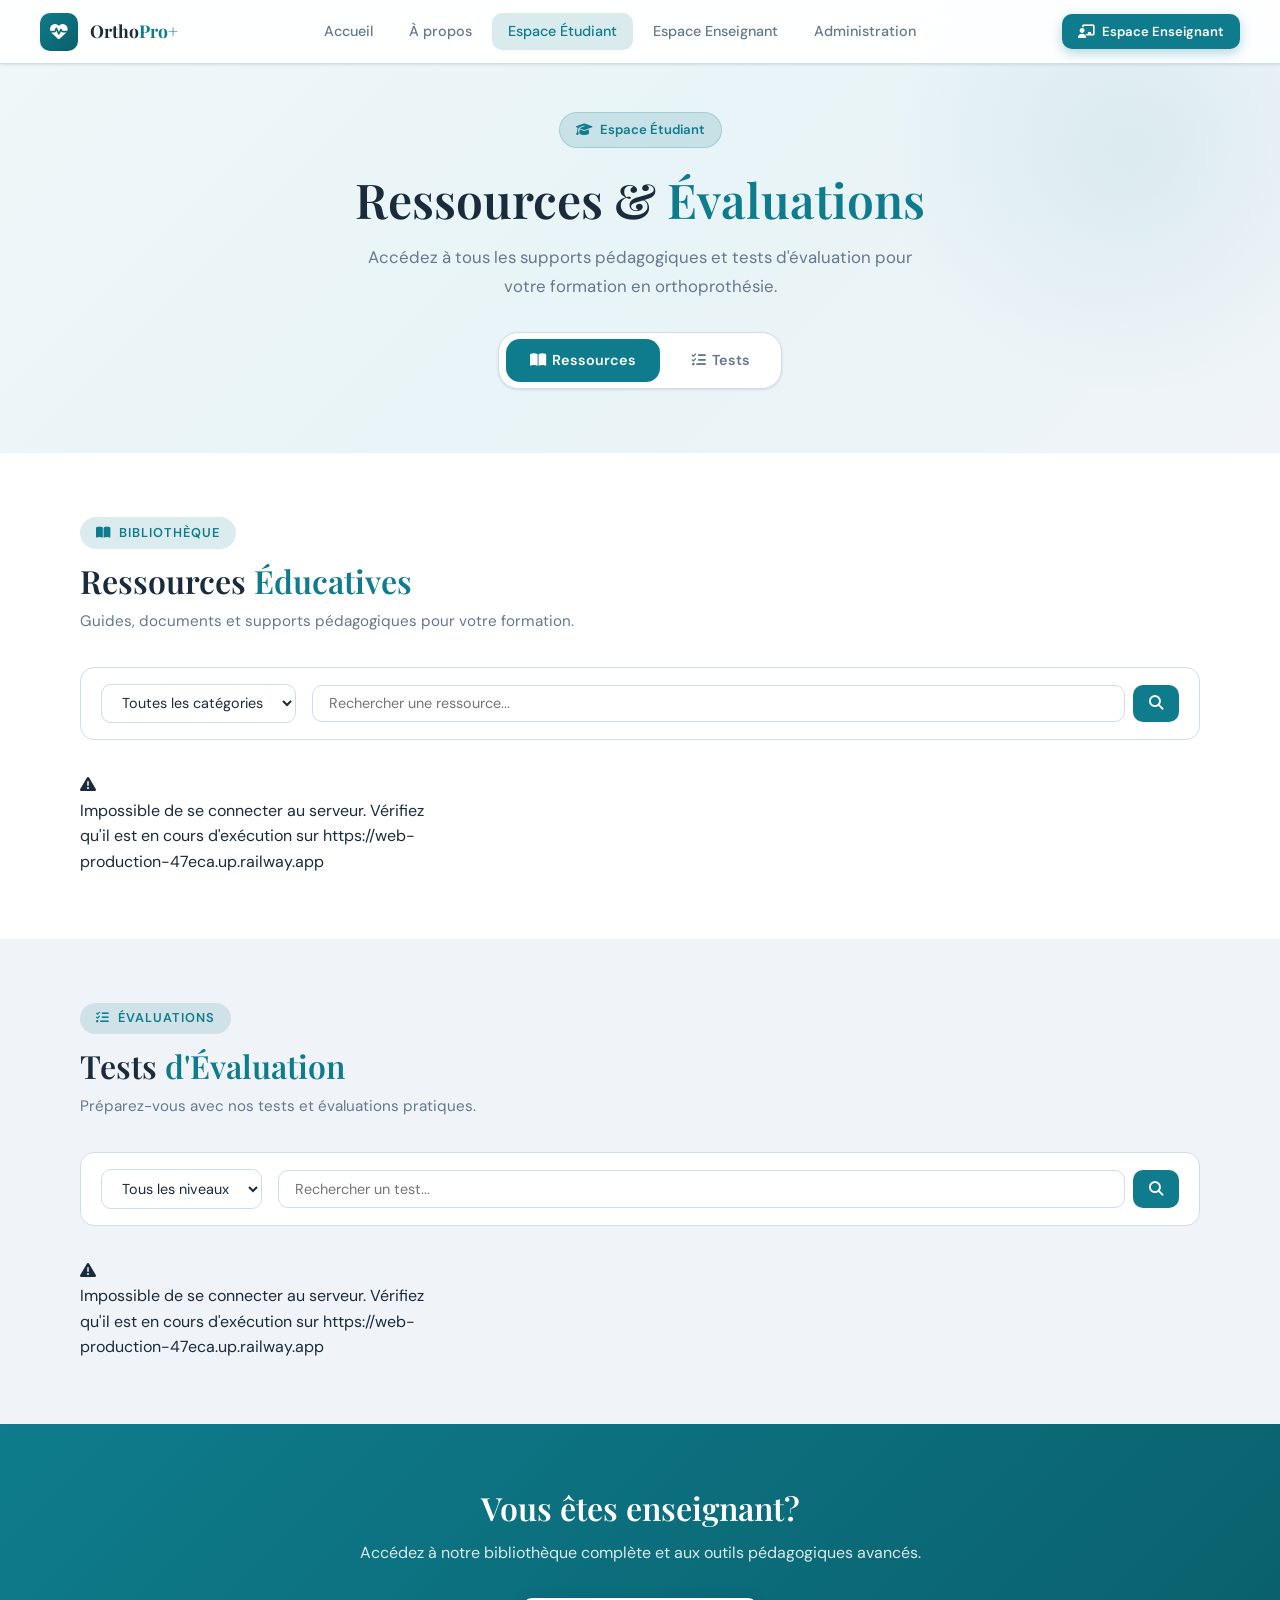
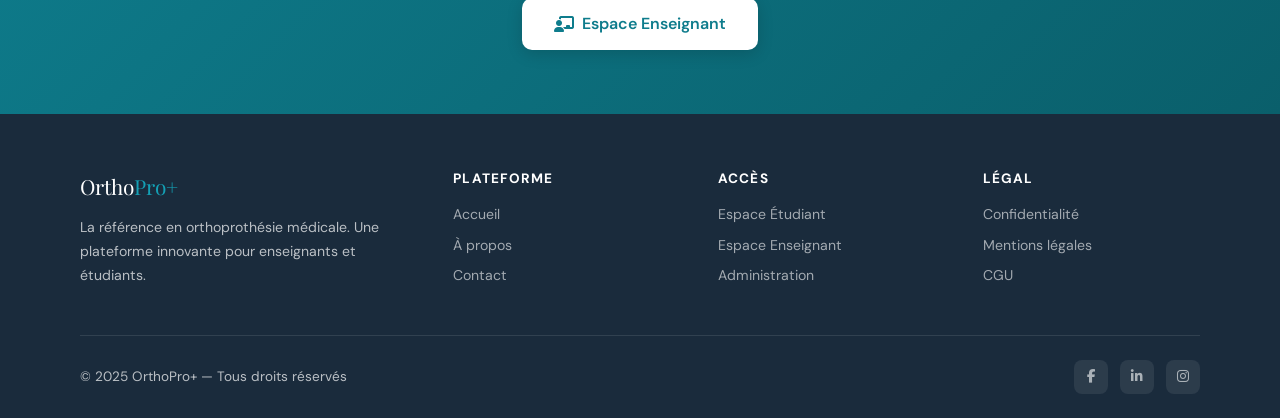
<file: student.html>
<!DOCTYPE html>
<html lang="fr">
<head>
  <meta charset="UTF-8">
  <meta name="viewport" content="width=device-width, initial-scale=1.0">
  <title>OrthoPro+ | Espace Étudiant</title>
  <link rel="stylesheet" href="assets/css/design-system.css">
  <link rel="stylesheet" href="https://cdnjs.cloudflare.com/ajax/libs/font-awesome/6.4.0/css/all.min.css">
  <style>
    /* ── Nav ── */
    .navbar {
      position: fixed; top: 0; left: 0; right: 0; z-index: 100;
      display: flex; align-items: center; justify-content: space-between;
      padding: 0 2.5rem; height: 64px;
      background: rgba(255,255,255,0.92);
      backdrop-filter: blur(12px);
      border-bottom: 1px solid var(--border);
      box-shadow: var(--shadow-sm);
    }
    .nav-brand { display: flex; align-items: center; gap: 0.75rem; text-decoration: none; }
    .nav-brand-icon {
      width: 38px; height: 38px; border-radius: 10px;
      background: linear-gradient(135deg, var(--primary), var(--primary-dark));
      display: flex; align-items: center; justify-content: center;
      color: white; font-size: 1.1rem;
    }
    .nav-brand-text { font-size: 1.1rem; font-weight: 700; color: var(--text); font-family: var(--font-display); }
    .nav-brand-text span { color: var(--primary); }
    .nav-links { display: flex; align-items: center; gap: 0.25rem; }
    .nav-link {
      padding: 0.45rem 1rem; border-radius: var(--radius);
      font-size: 0.9rem; font-weight: 500; color: var(--text-muted);
      text-decoration: none; transition: var(--transition);
    }
    .nav-link:hover { color: var(--primary); background: var(--primary-glow); }
    .nav-link.active { color: var(--primary); background: var(--primary-glow); }

    /* ── Hero ── */
    .hero {
      padding: 7rem 5rem 4rem;
      background: linear-gradient(135deg, #f0f7f9 0%, #e8f4f7 50%, #f0f4f8 100%);
      position: relative; overflow: hidden;
      text-align: center;
    }
    .hero::before {
      content: '';
      position: absolute; top: -100px; right: -100px;
      width: 500px; height: 500px; border-radius: 50%;
      background: radial-gradient(circle, rgba(14,124,140,0.08) 0%, transparent 70%);
      pointer-events: none;
    }
    .hero-badge {
      display: inline-flex; align-items: center; gap: 0.5rem;
      padding: 0.4rem 1rem; border-radius: 100px;
      background: var(--primary-glow); color: var(--primary);
      font-size: 0.82rem; font-weight: 600;
      border: 1px solid rgba(14,124,140,0.2);
      margin-bottom: 1.5rem;
    }
    .hero h1 {
      font-family: var(--font-display);
      font-size: clamp(2.2rem, 4vw, 3rem);
      color: var(--text); line-height: 1.15;
      margin-bottom: 1rem;
    }
    .hero h1 .highlight { color: var(--primary); }
    .hero-desc {
      font-size: 1.05rem; color: var(--text-muted);
      line-height: 1.7; max-width: 560px; margin: 0 auto 2rem;
    }
    .hero-tabs {
      display: inline-flex; gap: 0.5rem;
      background: var(--surface); padding: 0.4rem;
      border-radius: var(--radius-lg); border: 1px solid var(--border);
      box-shadow: var(--shadow-sm);
    }
    .hero-tab {
      padding: 0.6rem 1.5rem; border-radius: var(--radius-md);
      font-size: 0.9rem; font-weight: 600; cursor: pointer;
      border: none; background: none; color: var(--text-muted);
      transition: var(--transition); text-decoration: none;
      display: inline-flex; align-items: center; gap: 0.4rem;
    }
    .hero-tab.active, .hero-tab:hover {
      background: var(--primary); color: white;
    }

    /* ── Section ── */
    .section { padding: 4rem 5rem; }
    .section-alt { background: var(--surface); }
    .section-label {
      display: inline-flex; align-items: center; gap: 0.5rem;
      padding: 0.35rem 1rem; border-radius: 100px;
      background: var(--primary-glow); color: var(--primary);
      font-size: 0.8rem; font-weight: 600;
      text-transform: uppercase; letter-spacing: 0.08em;
      margin-bottom: 0.75rem;
    }
    .section-title {
      font-family: var(--font-display);
      font-size: clamp(1.6rem, 2.5vw, 2.2rem);
      color: var(--text); margin-bottom: 0.5rem;
    }
    .section-title .highlight { color: var(--primary); }
    .section-desc { color: var(--text-muted); font-size: 0.95rem; line-height: 1.7; margin-bottom: 2rem; }

    /* ── Filters ── */
    .filters-bar {
      display: flex; gap: 1rem; align-items: center;
      flex-wrap: wrap; margin-bottom: 2rem;
      padding: 1rem 1.25rem;
      background: var(--surface);
      border-radius: var(--radius-md);
      border: 1px solid var(--border);
    }
    .filter-select {
      padding: 0.55rem 1rem; border-radius: var(--radius);
      border: 1.5px solid var(--border); background: var(--surface);
      font-family: var(--font-body); font-size: 0.9rem;
      color: var(--text); cursor: pointer; outline: none;
      transition: var(--transition);
    }
    .filter-select:focus { border-color: var(--primary); }
    .search-wrap {
      display: flex; gap: 0.5rem; flex: 1; min-width: 200px;
    }
    .search-wrap input {
      flex: 1; padding: 0.55rem 1rem;
      border: 1.5px solid var(--border); border-radius: var(--radius);
      font-family: var(--font-body); font-size: 0.9rem;
      color: var(--text); outline: none; transition: var(--transition);
    }
    .search-wrap input:focus { border-color: var(--primary); box-shadow: 0 0 0 3px var(--primary-glow); }
    .search-btn {
      padding: 0.55rem 1rem; border-radius: var(--radius);
      background: var(--primary); color: white; border: none;
      cursor: pointer; transition: var(--transition); font-size: 0.9rem;
    }
    .search-btn:hover { background: var(--primary-light); }

    /* ── Resource Grid ── */
    .resource-grid {
      display: grid; grid-template-columns: repeat(auto-fill, minmax(280px, 1fr));
      gap: 1.25rem;
    }
    .resource-card {
      background: var(--surface); border-radius: var(--radius-md);
      border: 1px solid var(--border); overflow: hidden;
      cursor: pointer; transition: all 0.25s ease;
      display: flex; flex-direction: column;
    }
    .resource-card:hover { border-color: var(--primary); box-shadow: var(--shadow-md); transform: translateY(-3px); }

    .resource-card-top {
      padding: 1.5rem; display: flex; align-items: flex-start; gap: 1rem;
    }
    .resource-icon {
      width: 48px; height: 48px; border-radius: 12px;
      display: flex; align-items: center; justify-content: center;
      font-size: 1.3rem; flex-shrink: 0;
    }
    .resource-icon.pdf { background: rgba(239,68,68,0.1); color: #ef4444; }
    .resource-icon.doc { background: rgba(59,130,246,0.1); color: #3b82f6; }
    .resource-icon.docx { background: rgba(59,130,246,0.1); color: #3b82f6; }
    .resource-icon.ppt { background: rgba(245,158,11,0.1); color: #f59e0b; }
    .resource-icon.pptx { background: rgba(245,158,11,0.1); color: #f59e0b; }
    .resource-icon.xls { background: rgba(34,197,94,0.1); color: #22c55e; }
    .resource-icon.xlsx { background: rgba(34,197,94,0.1); color: #22c55e; }
    .resource-icon.default { background: var(--primary-glow); color: var(--primary); }

    .resource-info { flex: 1; min-width: 0; }
    .resource-info h3 {
      font-size: 0.95rem; font-weight: 600; color: var(--text);
      margin-bottom: 0.4rem; line-height: 1.3;
      white-space: nowrap; overflow: hidden; text-overflow: ellipsis;
    }
    .resource-info p { font-size: 0.83rem; color: var(--text-muted); line-height: 1.5; }

    .resource-card-footer {
      padding: 0.75rem 1.5rem;
      border-top: 1px solid var(--border);
      display: flex; justify-content: space-between; align-items: center;
      background: var(--surface-2);
    }
    .resource-meta-item { font-size: 0.78rem; color: var(--text-light); display: flex; align-items: center; gap: 0.3rem; }
    .resource-type-badge {
      display: inline-flex; padding: 0.2rem 0.6rem;
      border-radius: 100px; font-size: 0.72rem; font-weight: 700;
      letter-spacing: 0.05em; text-transform: uppercase;
    }
    .badge-pdf { background: rgba(239,68,68,0.1); color: #ef4444; }
    .badge-doc, .badge-docx { background: rgba(59,130,246,0.1); color: #3b82f6; }
    .badge-ppt, .badge-pptx { background: rgba(245,158,11,0.1); color: #f59e0b; }
    .badge-xls, .badge-xlsx { background: rgba(34,197,94,0.1); color: #22c55e; }
    .badge-default { background: var(--primary-glow); color: var(--primary); }

    /* Test level badges */
    .badge-beginner { background: rgba(34,197,94,0.1); color: #16a34a; }
    .badge-intermediate { background: rgba(245,158,11,0.1); color: #d97706; }
    .badge-advanced { background: rgba(239,68,68,0.1); color: #dc2626; }

    /* ── Empty / Loading states ── */
    .empty-state {
      grid-column: 1 / -1; text-align: center; padding: 3rem;
      color: var(--text-muted);
    }
    .empty-state i { font-size: 2.5rem; margin-bottom: 1rem; opacity: 0.4; display: block; }
    .empty-state h3 { font-size: 1.1rem; margin-bottom: 0.5rem; color: var(--text); }
    .empty-state p { font-size: 0.9rem; }
    .loading-state {
      grid-column: 1 / -1; text-align: center; padding: 3rem;
      color: var(--text-muted); display: flex; flex-direction: column; align-items: center; gap: 1rem;
    }

    /* ── CTA ── */
    .cta {
      padding: 4rem 5rem; text-align: center;
      background: linear-gradient(135deg, var(--primary) 0%, var(--primary-dark) 100%);
      color: white;
    }
    .cta h2 { font-family: var(--font-display); font-size: 2rem; color: white; margin-bottom: 0.75rem; }
    .cta p { font-size: 1rem; opacity: 0.85; margin-bottom: 2rem; }
    .btn-white {
      background: white; color: var(--primary);
      box-shadow: 0 4px 16px rgba(0,0,0,0.15);
    }
    .btn-white:hover { background: var(--surface-2); transform: translateY(-2px); }

    /* ── Document Popup ── */
    .popup-overlay {
      display: none; position: fixed; inset: 0;
      background: rgba(10,20,35,0.5);
      backdrop-filter: blur(6px);
      z-index: 1000; justify-content: center; align-items: center;
    }
    .popup-overlay.show { display: flex; animation: fadeIn 0.25s ease; }
    .popup-content {
      width: 100%; max-width: 560px;
      background: var(--surface);
      border-radius: var(--radius-lg);
      box-shadow: var(--shadow-lg);
      overflow: hidden;
      animation: slideUp 0.3s ease;
    }
    .popup-header {
      padding: 1.4rem 1.6rem;
      background: linear-gradient(135deg, var(--primary) 0%, var(--primary-dark) 100%);
      display: flex; justify-content: space-between; align-items: center;
    }
    .popup-header-left { display: flex; align-items: center; gap: 0.75rem; }
    .popup-header-icon {
      width: 40px; height: 40px; border-radius: 10px;
      background: rgba(255,255,255,0.15);
      display: flex; align-items: center; justify-content: center;
      color: white; font-size: 1.1rem;
    }
    .popup-header h3 { color: white; font-size: 1rem; font-weight: 600; }
    .popup-close {
      background: rgba(255,255,255,0.15); border: none; color: white;
      width: 32px; height: 32px; border-radius: 50%;
      display: flex; align-items: center; justify-content: center;
      cursor: pointer; font-size: 0.9rem; transition: var(--transition);
    }
    .popup-close:hover { background: rgba(255,255,255,0.3); }

    .popup-body { padding: 1.5rem 1.6rem; }
    .popup-meta { display: flex; flex-direction: column; gap: 0.6rem; margin-bottom: 1.25rem; }
    .popup-meta-item {
      display: flex; align-items: center; gap: 0.6rem;
      font-size: 0.88rem; color: var(--text-muted);
    }
    .popup-meta-item i { color: var(--primary); width: 16px; }

    .popup-footer {
      padding: 1.2rem 1.6rem;
      border-top: 1px solid var(--border);
      display: flex; justify-content: flex-end; gap: 0.75rem;
      background: var(--surface-2);
    }

    /* ── Footer ── */
    .footer {
      background: var(--text);
      color: rgba(255,255,255,0.7);
      padding: 3.5rem 5rem 1.5rem;
    }
    .footer-grid { display: grid; grid-template-columns: 1.5fr 1fr 1fr 1fr; gap: 3rem; margin-bottom: 2.5rem; }
    .footer-brand-name { font-family: var(--font-display); font-size: 1.3rem; color: white; margin-bottom: 0.75rem; }
    .footer-brand-name span { color: var(--primary-light); }
    .footer-brand p { font-size: 0.88rem; line-height: 1.7; }
    .footer-col h4 { color: white; font-size: 0.85rem; font-weight: 700; text-transform: uppercase; letter-spacing: 0.08em; margin-bottom: 1rem; }
    .footer-col a { display: block; color: rgba(255,255,255,0.6); font-size: 0.88rem; margin-bottom: 0.5rem; text-decoration: none; transition: var(--transition); }
    .footer-col a:hover { color: var(--primary-light); }
    .footer-bottom { border-top: 1px solid rgba(255,255,255,0.1); padding-top: 1.5rem; display: flex; justify-content: space-between; align-items: center; }
    .footer-bottom p { font-size: 0.85rem; }
    .social-links { display: flex; gap: 0.75rem; }
    .social-links a {
      width: 34px; height: 34px; border-radius: 8px;
      background: rgba(255,255,255,0.08);
      display: flex; align-items: center; justify-content: center;
      color: rgba(255,255,255,0.6); font-size: 0.85rem;
      text-decoration: none; transition: var(--transition);
    }
    .social-links a:hover { background: var(--primary); color: white; }

    @keyframes fadeIn { from { opacity: 0; } to { opacity: 1; } }
    @keyframes slideUp { from { transform: translateY(20px); opacity: 0; } to { transform: translateY(0); opacity: 1; } }

    /* ── Responsive ── */
    @media (max-width: 1024px) {
      .hero { padding: 6rem 2rem 3rem; }
      .section { padding: 3rem 2rem; }
      .cta { padding: 3rem 2rem; }
      .footer { padding: 3rem 2rem 1.5rem; }
      .footer-grid { grid-template-columns: 1fr 1fr; gap: 2rem; }
      .navbar { padding: 0 1.5rem; }
    }
    @media (max-width: 640px) {
      .resource-grid { grid-template-columns: 1fr; }
      .footer-grid { grid-template-columns: 1fr; }
      .nav-links { display: none; }
      .filters-bar { flex-direction: column; align-items: stretch; }
    }
  </style>
</head>
<body>

  <!-- Navbar -->
  <nav class="navbar">
    <a href="index.html" class="nav-brand">
      <div class="nav-brand-icon"><i class="fas fa-heartbeat"></i></div>
      <span class="nav-brand-text">Ortho<span>Pro+</span></span>
    </a>
    <div class="nav-links">
      <a href="index.html" class="nav-link">Accueil</a>
      <a href="about.html" class="nav-link">À propos</a>
      <a href="student.html" class="nav-link active">Espace Étudiant</a>
      <a href="teacher.html" class="nav-link">Espace Enseignant</a>
      <a href="admin.html" class="nav-link">Administration</a>
    </div>
    <a href="teacher.html" class="btn btn-primary btn-sm">
      <i class="fas fa-chalkboard-teacher"></i> Espace Enseignant
    </a>
  </nav>

  <!-- Hero -->
  <section class="hero">
    <div class="hero-badge"><i class="fas fa-graduation-cap"></i> Espace Étudiant</div>
    <h1>Ressources & <span class="highlight">Évaluations</span></h1>
    <p class="hero-desc">Accédez à tous les supports pédagogiques et tests d'évaluation pour votre formation en orthoprothésie.</p>
    <div class="hero-tabs">
      <a href="#resources-section" class="hero-tab active"><i class="fas fa-book-open"></i> Ressources</a>
      <a href="#tests-section" class="hero-tab"><i class="fas fa-tasks"></i> Tests</a>
    </div>
  </section>

  <!-- Resources Section -->
  <section class="section section-alt" id="resources-section">
    <div class="section-label"><i class="fas fa-book-open"></i> Bibliothèque</div>
    <h2 class="section-title">Ressources <span class="highlight">Éducatives</span></h2>
    <p class="section-desc">Guides, documents et supports pédagogiques pour votre formation.</p>

    <div class="filters-bar">
      <select id="resource-category-filter" class="filter-select">
        <option value="all">Toutes les catégories</option>
        <option value="pdf">PDF</option>
        <option value="doc">Word</option>
        <option value="ppt">PowerPoint</option>
        <option value="xls">Excel</option>
      </select>
      <div class="search-wrap">
        <input type="text" id="resource-search" placeholder="Rechercher une ressource...">
        <button id="resource-search-btn" class="search-btn"><i class="fas fa-search"></i></button>
      </div>
    </div>

    <div class="resource-grid" id="resource-grid">
      <div class="loading-state">
        <div class="spinner"></div>
        <p>Chargement des ressources...</p>
      </div>
    </div>
  </section>

  <!-- Tests Section -->
  <section class="section" id="tests-section">
    <div class="section-label"><i class="fas fa-tasks"></i> Évaluations</div>
    <h2 class="section-title">Tests <span class="highlight">d'Évaluation</span></h2>
    <p class="section-desc">Préparez-vous avec nos tests et évaluations pratiques.</p>

    <div class="filters-bar">
      <select id="test-category-filter" class="filter-select">
        <option value="all">Tous les niveaux</option>
        <option value="beginner">Débutant</option>
        <option value="intermediate">Intermédiaire</option>
        <option value="advanced">Avancé</option>
      </select>
      <div class="search-wrap">
        <input type="text" id="test-search" placeholder="Rechercher un test...">
        <button id="test-search-btn" class="search-btn"><i class="fas fa-search"></i></button>
      </div>
    </div>

    <div class="resource-grid" id="test-grid">
      <div class="loading-state">
        <div class="spinner"></div>
        <p>Chargement des tests...</p>
      </div>
    </div>
  </section>

  <!-- CTA -->
  <section class="cta">
    <h2>Vous êtes enseignant?</h2>
    <p>Accédez à notre bibliothèque complète et aux outils pédagogiques avancés.</p>
    <a href="teacher.html" class="btn btn-white btn-lg">
      <i class="fas fa-chalkboard-teacher"></i> Espace Enseignant
    </a>
  </section>

  <!-- Document Popup -->
  <div class="popup-overlay" id="document-popup">
    <div class="popup-content">
      <div class="popup-header">
        <div class="popup-header-left">
          <div class="popup-header-icon popup-type-icon"><i class="fas fa-file"></i></div>
          <h3 id="popup-title">Document</h3>
        </div>
        <button class="popup-close" id="close-popup"><i class="fas fa-times"></i></button>
      </div>
      <div class="popup-body" id="popup-body">
        <div class="popup-meta">
          <div class="popup-meta-item">
            <i class="fas fa-calendar-alt"></i>
            <span id="popup-date">—</span>
          </div>
          <div class="popup-meta-item">
            <i class="fas fa-file-alt"></i>
            <span id="popup-size">—</span>
          </div>
          <div class="popup-meta-item">
            <i class="fas fa-align-left"></i>
            <span id="popup-desc">—</span>
          </div>
        </div>
      </div>
      <div class="popup-footer">
        <a href="#" id="print-link" class="btn btn-ghost btn-sm">
          <i class="fas fa-print"></i> Imprimer
        </a>
        <a href="#" id="download-link" class="btn btn-primary btn-sm">
          <i class="fas fa-download"></i> Télécharger
        </a>
      </div>
    </div>
  </div>

  <!-- Footer -->
  <footer class="footer">
    <div class="footer-grid">
      <div class="footer-brand">
        <div class="footer-brand-name">Ortho<span>Pro+</span></div>
        <p>La référence en orthoprothésie médicale. Une plateforme innovante pour enseignants et étudiants.</p>
      </div>
      <div class="footer-col">
        <h4>Plateforme</h4>
        <a href="index.html">Accueil</a>
        <a href="about.html">À propos</a>
        <a href="contact.html">Contact</a>
      </div>
      <div class="footer-col">
        <h4>Accès</h4>
        <a href="student.html">Espace Étudiant</a>
        <a href="teacher.html">Espace Enseignant</a>
        <a href="admin.html">Administration</a>
      </div>
      <div class="footer-col">
        <h4>Légal</h4>
        <a href="#">Confidentialité</a>
        <a href="#">Mentions légales</a>
        <a href="#">CGU</a>
      </div>
    </div>
    <div class="footer-bottom">
      <p>&copy; 2025 OrthoPro+ — Tous droits réservés</p>
      <div class="social-links">
        <a href="#" aria-label="Facebook"><i class="fab fa-facebook-f"></i></a>
        <a href="#" aria-label="LinkedIn"><i class="fab fa-linkedin-in"></i></a>
        <a href="#" aria-label="Instagram"><i class="fab fa-instagram"></i></a>
      </div>
    </div>
  </footer>

  <script>
    document.addEventListener('DOMContentLoaded', () => {
      initResourcesAndTests();
      initPopup();
    });

    function initResourcesAndTests() {
      try { loadResources(); } catch (e) { showErrorMessage('resource-grid', "Impossible de charger les ressources."); }
      try { loadTests(); } catch (e) { showErrorMessage('test-grid', "Impossible de charger les tests."); }
      initResourceFilter();
      initTestFilter();
    }

    function showErrorMessage(containerId, message) {
      const container = document.getElementById(containerId);
      if (container) {
        container.innerHTML = `<div class="empty-state"><i class="fas fa-exclamation-triangle"></i><h3>Erreur</h3><p>${message}</p></div>`;
      }
    }

    function getApiBaseUrl() {
      return 'https://web-production-47eca.up.railway.app';
    }

    function getFileIcon(fileType) {
      switch((fileType || '').toLowerCase()) {
        case 'pdf': return 'fas fa-file-pdf';
        case 'doc': case 'docx': return 'fas fa-file-word';
        case 'ppt': case 'pptx': return 'fas fa-file-powerpoint';
        case 'xls': case 'xlsx': return 'fas fa-file-excel';
        default: return 'fas fa-file-alt';
      }
    }

    function getLevelLabel(level) {
      switch((level || '').toLowerCase()) {
        case 'beginner': return 'Débutant';
        case 'intermediate': return 'Intermédiaire';
        case 'advanced': return 'Avancé';
        default: return level || 'Standard';
      }
    }

    function loadResources() {
      const resourceGrid = document.getElementById('resource-grid');
      if (!resourceGrid) return;
      resourceGrid.innerHTML = '<div class="loading-state"><div class="spinner"></div><p>Chargement des ressources...</p></div>';
      const baseUrl = getApiBaseUrl();

      fetch(`${baseUrl}/api/documents`)
        .then(response => {
          if (!response.ok) throw new Error(`Erreur HTTP: ${response.status}`);
          return response.json();
        })
        .then(resources => {
          resourceGrid.innerHTML = '';
          if (!resources || resources.length === 0) {
            resourceGrid.innerHTML = '<div class="empty-state"><i class="fas fa-folder-open"></i><h3>Aucune ressource disponible</h3><p>Aucune ressource pédagogique n\'est disponible pour le moment.</p></div>';
            return;
          }
          resources.forEach(resource => {
            const card = createResourceCard(resource);
            resourceGrid.appendChild(card);
          });
        })
        .catch(error => {
          console.error('Erreur lors du chargement des ressources:', error);
          resourceGrid.innerHTML = '<div class="empty-state"><i class="fas fa-exclamation-triangle"></i><h3>Erreur de chargement</h3><p>Impossible de charger les ressources. Veuillez réessayer.</p></div>';
        });
    }

    function loadTests() {
      const testGrid = document.getElementById('test-grid');
      if (!testGrid) return;
      testGrid.innerHTML = '<div class="loading-state"><div class="spinner"></div><p>Chargement des tests...</p></div>';
      const baseUrl = getApiBaseUrl();

      fetch(`${baseUrl}/api/tests`)
        .then(response => {
          if (!response.ok) throw new Error(`Erreur HTTP: ${response.status}`);
          return response.json();
        })
        .then(tests => {
          testGrid.innerHTML = '';
          if (!tests || tests.length === 0) {
            testGrid.innerHTML = '<div class="empty-state"><i class="fas fa-clipboard"></i><h3>Aucun test disponible</h3><p>Aucun test n\'est disponible pour le moment.</p></div>';
            return;
          }
          tests.forEach(test => {
            const card = createTestCard(test);
            testGrid.appendChild(card);
          });
        })
        .catch(error => {
          console.error('Erreur lors du chargement des tests:', error);
          testGrid.innerHTML = '<div class="empty-state"><i class="fas fa-exclamation-triangle"></i><h3>Erreur de chargement</h3><p>Impossible de charger les tests. Veuillez réessayer.</p></div>';
        });
    }

    function createResourceCard(resource) {
      const card = document.createElement('div');
      card.className = 'resource-card';
      const fileType = (resource.fileType || resource.type || 'pdf').toLowerCase();
      card.dataset.type = fileType;

      const date = resource.uploadDate || resource.lastModified;
      const dateDisplay = date ? new Date(date).toLocaleDateString('fr-FR') : '—';
      const fileSize = resource.fileSize || resource.size || '';
      const icon = getFileIcon(fileType);

      card.innerHTML = `
        <div class="resource-card-top">
          <div class="resource-icon ${fileType}"><i class="${icon}"></i></div>
          <div class="resource-info">
            <h3>${resource.title || 'Document'}</h3>
            <p>${resource.description || 'Document pédagogique'}</p>
          </div>
        </div>
        <div class="resource-card-footer">
          <span class="resource-meta-item"><i class="fas fa-calendar-alt"></i> ${dateDisplay}</span>
          <span class="resource-type-badge badge-${fileType}">${fileType.toUpperCase()}</span>
        </div>
      `;

      card.addEventListener('click', () => {
        openDocumentPopup({
          id: resource.id,
          title: resource.title,
          type: fileType,
          description: resource.description || 'Document pédagogique',
          fileSize: fileSize,
          path: resource.filePath || resource.relativePath,
          date: dateDisplay,
          isResource: true
        });
      });

      return card;
    }

    function createTestCard(test) {
      const card = document.createElement('div');
      card.className = 'resource-card';
      const level = (test.level || 'beginner').toLowerCase();
      card.dataset.level = level;
      const levelText = getLevelLabel(level);

      const date = test.uploadDate || test.createdAt;
      const dateDisplay = date ? new Date(date).toLocaleDateString('fr-FR') : '—';

      card.innerHTML = `
        <div class="resource-card-top">
          <div class="resource-icon default"><i class="fas fa-tasks"></i></div>
          <div class="resource-info">
            <h3>${test.title || 'Test'}</h3>
            <p>${test.description || 'Test d\'évaluation'}</p>
          </div>
        </div>
        <div class="resource-card-footer">
          <span class="resource-meta-item"><i class="fas fa-clock"></i> ${test.duration || '30 min'}</span>
          <span class="resource-type-badge badge-${level}">${levelText}</span>
        </div>
      `;

      card.addEventListener('click', () => {
        openDocumentPopup({
          id: test.id,
          title: test.title,
          level: level,
          levelText: levelText,
          description: test.description || 'Test d\'évaluation',
          duration: test.duration || '30 min',
          questions: test.questions || '—',
          path: test.filePath || test.relativePath,
          date: dateDisplay,
          isResource: false
        });
      });

      return card;
    }

    function initResourceFilter() {
      const categoryFilter = document.getElementById('resource-category-filter');
      const searchInput = document.getElementById('resource-search');
      const searchBtn = document.getElementById('resource-search-btn');
      if (!categoryFilter || !searchInput || !searchBtn) return;

      function applyFilter() {
        const typeValue = categoryFilter.value;
        const searchValue = searchInput.value.toLowerCase().trim();
        const cards = document.querySelectorAll('#resource-grid .resource-card');
        cards.forEach(card => {
          const typeMatch = typeValue === 'all' || card.dataset.type === typeValue;
          const text = card.textContent.toLowerCase();
          const searchMatch = !searchValue || text.includes(searchValue);
          card.style.display = typeMatch && searchMatch ? '' : 'none';
        });
      }

      categoryFilter.addEventListener('change', applyFilter);
      searchBtn.addEventListener('click', applyFilter);
      searchInput.addEventListener('keypress', e => { if (e.key === 'Enter') applyFilter(); });
    }

    function initTestFilter() {
      const categoryFilter = document.getElementById('test-category-filter');
      const searchInput = document.getElementById('test-search');
      const searchBtn = document.getElementById('test-search-btn');
      if (!categoryFilter || !searchInput || !searchBtn) return;

      function applyFilter() {
        const levelValue = categoryFilter.value;
        const searchValue = searchInput.value.toLowerCase().trim();
        const cards = document.querySelectorAll('#test-grid .resource-card');
        cards.forEach(card => {
          const levelMatch = levelValue === 'all' || card.dataset.level === levelValue;
          const text = card.textContent.toLowerCase();
          const searchMatch = !searchValue || text.includes(searchValue);
          card.style.display = levelMatch && searchMatch ? '' : 'none';
        });
      }

      categoryFilter.addEventListener('change', applyFilter);
      searchBtn.addEventListener('click', applyFilter);
      searchInput.addEventListener('keypress', e => { if (e.key === 'Enter') applyFilter(); });
    }

    function initPopup() {
      const popup = document.getElementById('document-popup');
      const closeBtn = document.getElementById('close-popup');
      if (!popup || !closeBtn) return;
      closeBtn.addEventListener('click', () => popup.classList.remove('show'));
      popup.addEventListener('click', e => { if (e.target === popup) popup.classList.remove('show'); });
    }

    function openDocumentPopup(item) {
      const popup = document.getElementById('document-popup');
      const popupTitle = document.getElementById('popup-title');
      const popupDate = document.getElementById('popup-date');
      const popupSize = document.getElementById('popup-size');
      const popupDesc = document.getElementById('popup-desc');
      const downloadLink = document.getElementById('download-link');
      const printLink = document.getElementById('print-link');
      const typeIconEl = document.querySelector('.popup-type-icon i');
      const baseUrl = getApiBaseUrl();

      if (!popup) return;

      popupTitle.textContent = item.title || 'Document';
      popupDate.textContent = item.date || '—';
      popupDesc.textContent = item.description || '—';

      if (item.isResource) {
        popupSize.textContent = item.fileSize || '—';
        typeIconEl.className = getFileIcon(item.type);
        downloadLink.href = `${baseUrl}/api/documents/download/${item.id}`;
        downloadLink.setAttribute('download', '');
        downloadLink.innerHTML = '<i class="fas fa-download"></i> Télécharger';
        printLink.style.display = '';
      } else {
        popupSize.textContent = `${item.duration || '30 min'} — ${item.questions || '—'} questions`;
        typeIconEl.className = 'fas fa-tasks';
        downloadLink.href = `${baseUrl}/api/tests/start/${item.id}`;
        downloadLink.removeAttribute('download');
        downloadLink.innerHTML = '<i class="fas fa-play"></i> Commencer le test';
        printLink.style.display = 'none';
      }

      popup.classList.add('show');
    }
  </script>

  <script src="student.js"></script>
</body>
</html>
</file>
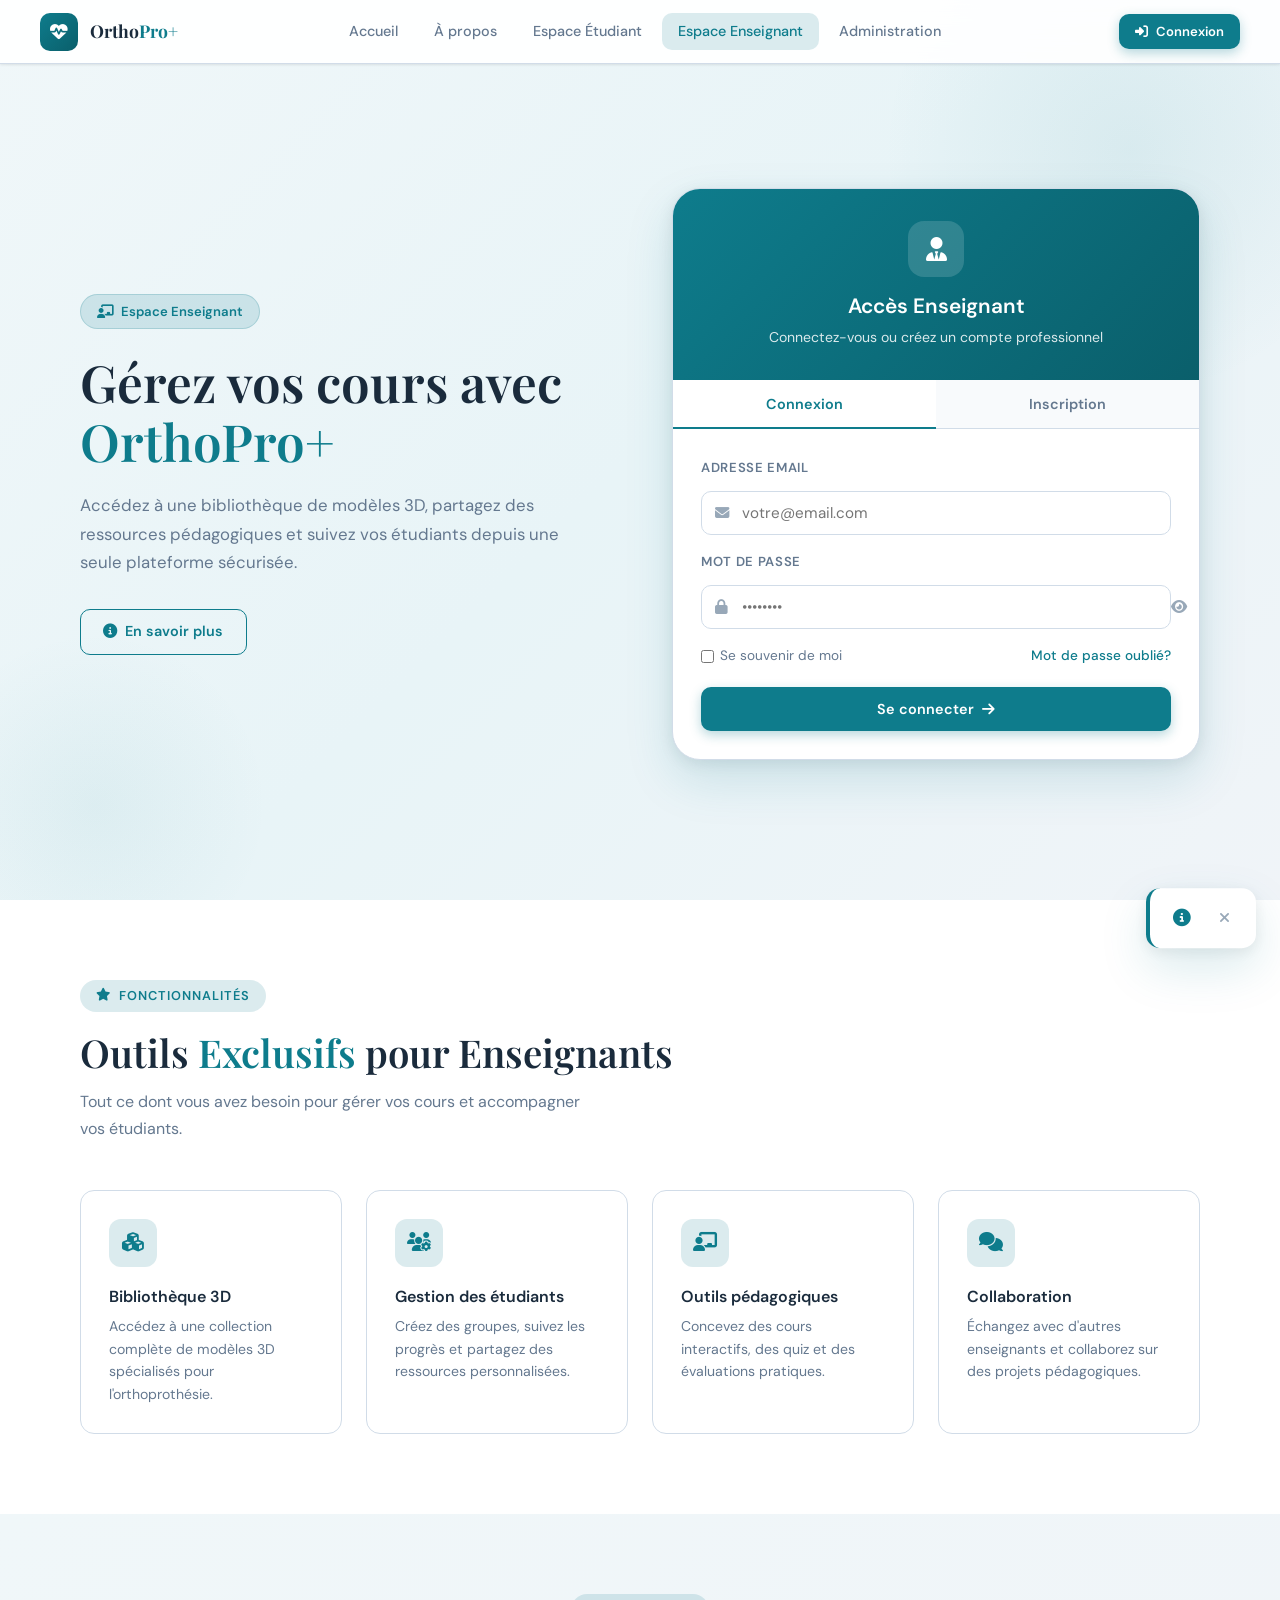
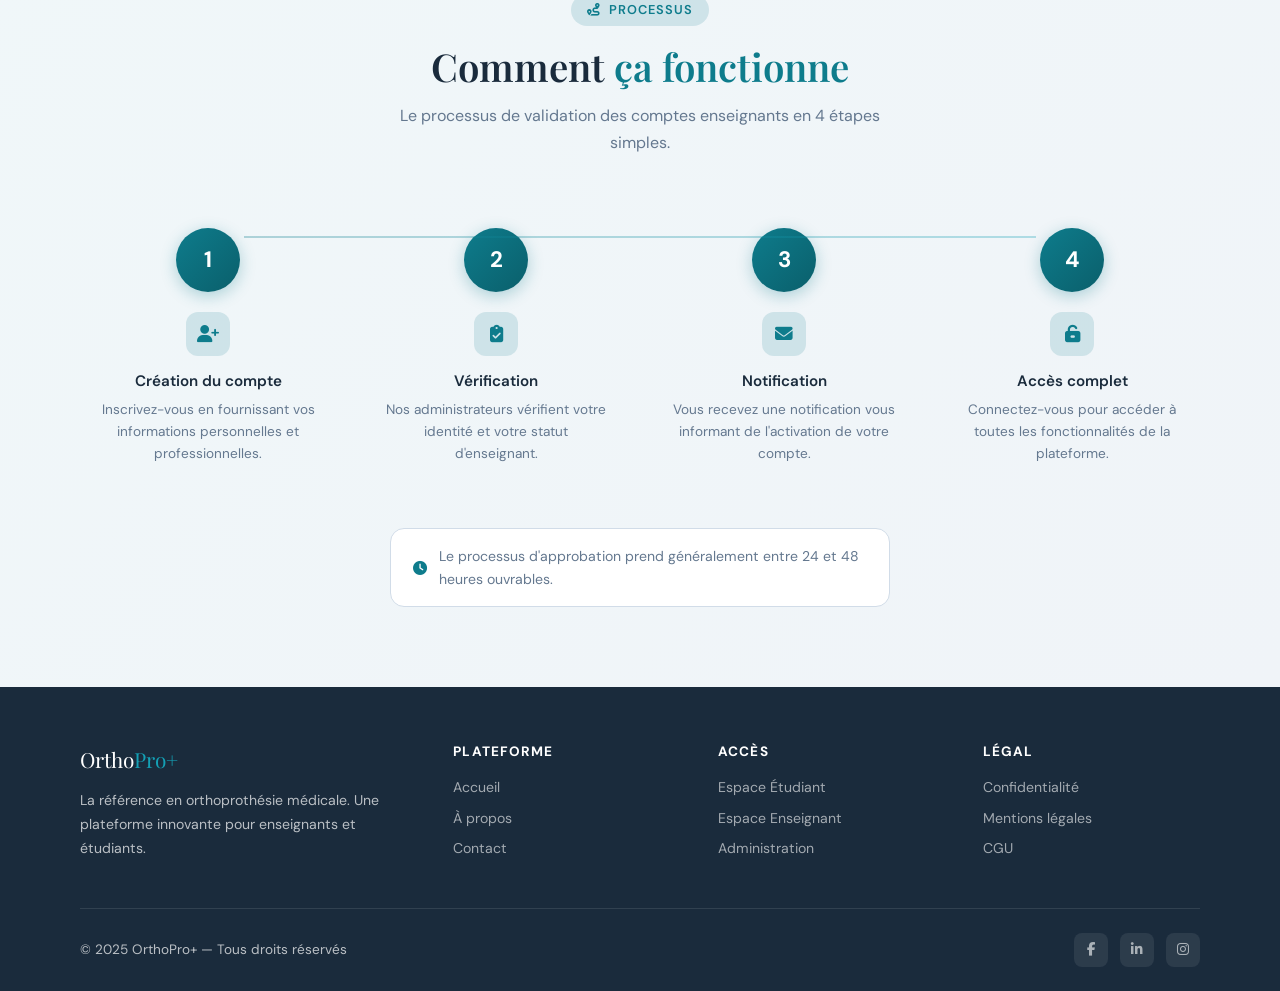
<file: teacher.html>
<!DOCTYPE html>
<html lang="fr">
<head>
  <meta charset="UTF-8">
  <meta name="viewport" content="width=device-width, initial-scale=1.0">
  <title>OrthoPro+ | Espace Enseignant</title>
  <link rel="stylesheet" href="assets/css/design-system.css">
  <link rel="stylesheet" href="https://cdnjs.cloudflare.com/ajax/libs/font-awesome/6.4.0/css/all.min.css">
  <style>
    /* ── Nav ── */
    .navbar {
      position: fixed; top: 0; left: 0; right: 0; z-index: 100;
      display: flex; align-items: center; justify-content: space-between;
      padding: 0 2.5rem; height: 64px;
      background: rgba(255,255,255,0.92);
      backdrop-filter: blur(12px);
      border-bottom: 1px solid var(--border);
      box-shadow: var(--shadow-sm);
    }
    .nav-brand { display: flex; align-items: center; gap: 0.75rem; text-decoration: none; }
    .nav-brand-icon {
      width: 38px; height: 38px; border-radius: 10px;
      background: linear-gradient(135deg, var(--primary), var(--primary-dark));
      display: flex; align-items: center; justify-content: center;
      color: white; font-size: 1.1rem;
    }
    .nav-brand-text { font-size: 1.1rem; font-weight: 700; color: var(--text); font-family: var(--font-display); }
    .nav-brand-text span { color: var(--primary); }
    .nav-links { display: flex; align-items: center; gap: 0.25rem; }
    .nav-link {
      padding: 0.45rem 1rem; border-radius: var(--radius);
      font-size: 0.9rem; font-weight: 500; color: var(--text-muted);
      text-decoration: none; transition: var(--transition);
    }
    .nav-link:hover { color: var(--primary); background: var(--primary-glow); }
    .nav-link.active { color: var(--primary); background: var(--primary-glow); }
    .nav-cta { margin-left: 0.5rem; }

    /* ── Hero ── */
    .hero {
      min-height: 100vh;
      display: grid; grid-template-columns: 1fr 1fr;
      align-items: center; gap: 4rem;
      padding: 7rem 5rem 4rem;
      background: linear-gradient(135deg, #f0f7f9 0%, #e8f4f7 50%, #f0f4f8 100%);
      position: relative; overflow: hidden;
    }
    .hero::before {
      content: '';
      position: absolute; top: -100px; right: -100px;
      width: 500px; height: 500px; border-radius: 50%;
      background: radial-gradient(circle, rgba(14,124,140,0.08) 0%, transparent 70%);
      pointer-events: none;
    }
    .hero::after {
      content: '';
      position: absolute; bottom: -80px; left: -80px;
      width: 350px; height: 350px; border-radius: 50%;
      background: radial-gradient(circle, rgba(14,124,140,0.06) 0%, transparent 70%);
      pointer-events: none;
    }
    .hero-badge {
      display: inline-flex; align-items: center; gap: 0.5rem;
      padding: 0.4rem 1rem; border-radius: 100px;
      background: var(--primary-glow); color: var(--primary);
      font-size: 0.82rem; font-weight: 600;
      border: 1px solid rgba(14,124,140,0.2);
      margin-bottom: 1.5rem;
    }
    .hero h1 {
      font-family: var(--font-display);
      font-size: clamp(2.2rem, 4vw, 3.2rem);
      color: var(--text); line-height: 1.15;
      margin-bottom: 1.25rem;
    }
    .hero h1 .highlight {
      color: var(--primary);
      position: relative;
    }
    .hero-desc {
      font-size: 1.05rem; color: var(--text-muted);
      line-height: 1.7; margin-bottom: 2rem; max-width: 480px;
    }
    .hero-actions { display: flex; gap: 1rem; flex-wrap: wrap; }

    /* ── Auth card (right side) ── */
    .auth-panel {
      background: var(--surface);
      border-radius: var(--radius-xl);
      box-shadow: var(--shadow-lg);
      border: 1px solid var(--border);
      overflow: hidden;
      position: relative; z-index: 1;
    }
    .auth-panel-header {
      background: linear-gradient(135deg, var(--primary) 0%, var(--primary-dark) 100%);
      padding: 2rem;
      text-align: center; color: white;
    }
    .auth-panel-header .icon {
      width: 56px; height: 56px; border-radius: 16px;
      background: rgba(255,255,255,0.15);
      display: flex; align-items: center; justify-content: center;
      font-size: 1.5rem; margin: 0 auto 1rem;
    }
    .auth-panel-header h2 { font-size: 1.3rem; color: white; margin-bottom: 0.4rem; }
    .auth-panel-header p { font-size: 0.88rem; opacity: 0.85; }

    .auth-tabs {
      display: flex; border-bottom: 1px solid var(--border);
      background: var(--surface-2);
    }
    .tab-btn {
      flex: 1; padding: 0.9rem;
      background: none; border: none; cursor: pointer;
      font-family: var(--font-body); font-size: 0.9rem;
      font-weight: 600; color: var(--text-muted);
      transition: var(--transition);
      border-bottom: 2px solid transparent;
      margin-bottom: -1px;
    }
    .tab-btn.active { color: var(--primary); border-bottom-color: var(--primary); background: var(--surface); }
    .tab-btn:hover:not(.active) { color: var(--text); background: var(--bg); }

    .tab-content { display: none; padding: 1.75rem; }
    .tab-content.active { display: block; }

    .form-group { margin-bottom: 1rem; }
    .form-group label {
      display: block; font-size: 0.82rem; font-weight: 600;
      color: var(--text-muted); text-transform: uppercase;
      letter-spacing: 0.05em; margin-bottom: 0.4rem;
    }
    .input-wrap { position: relative; }
    .input-wrap i {
      position: absolute; left: 0.9rem; top: 50%; transform: translateY(-50%);
      color: var(--text-light); font-size: 0.9rem; pointer-events: none;
    }
    .input-wrap input {
      width: 100%; padding: 0.7rem 1rem 0.7rem 2.5rem;
      border: 1.5px solid var(--border); border-radius: var(--radius);
      font-family: var(--font-body); font-size: 0.95rem;
      color: var(--text); background: var(--surface);
      transition: var(--transition); outline: none;
    }
    .input-wrap input:focus { border-color: var(--primary); box-shadow: 0 0 0 3px var(--primary-glow); }
    .input-wrap .toggle-pw {
      position: absolute; right: 0.9rem; top: 50%; transform: translateY(-50%);
      background: none; border: none; cursor: pointer;
      color: var(--text-light); font-size: 0.9rem;
      transition: var(--transition);
    }
    .input-wrap .toggle-pw:hover { color: var(--primary); }

    .form-row { display: grid; grid-template-columns: 1fr 1fr; gap: 0.75rem; }

    .form-options {
      display: flex; justify-content: space-between; align-items: center;
      margin-bottom: 1.25rem; font-size: 0.85rem;
    }
    .remember-me { display: flex; align-items: center; gap: 0.4rem; color: var(--text-muted); }
    .remember-me input { accent-color: var(--primary); }
    .forgot-link { color: var(--primary); font-weight: 500; text-decoration: none; }
    .forgot-link:hover { text-decoration: underline; }

    .terms-row {
      display: flex; align-items: flex-start; gap: 0.5rem;
      font-size: 0.85rem; color: var(--text-muted); margin-bottom: 1rem;
    }
    .terms-row input { accent-color: var(--primary); margin-top: 2px; flex-shrink: 0; }
    .terms-row a { color: var(--primary); }

    .approval-notice {
      display: flex; gap: 0.75rem; align-items: flex-start;
      padding: 0.9rem 1rem; border-radius: var(--radius);
      background: var(--info-light); border: 1px solid rgba(59,130,246,0.2);
      margin-bottom: 1.25rem; font-size: 0.85rem; color: var(--info);
    }
    .approval-notice i { margin-top: 2px; flex-shrink: 0; }

    .btn-auth { width: 100%; justify-content: center; padding: 0.8rem; }

    /* ── Features ── */
    .features {
      padding: 5rem 5rem;
      background: var(--surface);
    }
    .section-label {
      display: inline-flex; align-items: center; gap: 0.5rem;
      padding: 0.35rem 1rem; border-radius: 100px;
      background: var(--primary-glow); color: var(--primary);
      font-size: 0.8rem; font-weight: 600;
      text-transform: uppercase; letter-spacing: 0.08em;
      margin-bottom: 1rem;
    }
    .section-title {
      font-family: var(--font-display);
      font-size: clamp(1.8rem, 3vw, 2.4rem);
      color: var(--text); margin-bottom: 0.75rem;
    }
    .section-title .highlight { color: var(--primary); }
    .section-desc { color: var(--text-muted); font-size: 1rem; max-width: 520px; line-height: 1.7; margin-bottom: 3rem; }

    .features-grid { display: grid; grid-template-columns: repeat(4, 1fr); gap: 1.5rem; }
    .feature-card {
      padding: 1.75rem;
      border-radius: var(--radius-md);
      border: 1px solid var(--border);
      background: var(--surface);
      transition: all 0.25s ease;
      cursor: default;
    }
    .feature-card:hover {
      border-color: var(--primary);
      box-shadow: var(--shadow-md);
      transform: translateY(-4px);
    }
    .feature-icon {
      width: 48px; height: 48px; border-radius: 12px;
      background: var(--primary-glow);
      display: flex; align-items: center; justify-content: center;
      color: var(--primary); font-size: 1.2rem;
      margin-bottom: 1.25rem;
      transition: var(--transition);
    }
    .feature-card:hover .feature-icon { background: var(--primary); color: white; }
    .feature-card h3 { font-size: 1rem; font-weight: 600; color: var(--text); margin-bottom: 0.5rem; }
    .feature-card p { font-size: 0.88rem; color: var(--text-muted); line-height: 1.6; }

    /* ── Process ── */
    .process {
      padding: 5rem;
      background: linear-gradient(135deg, #f0f7f9 0%, #f0f4f8 100%);
    }
    .process-grid { display: grid; grid-template-columns: repeat(4, 1fr); gap: 2rem; position: relative; }
    .process-grid::before {
      content: '';
      position: absolute; top: 32px; left: calc(12.5% + 24px); right: calc(12.5% + 24px);
      height: 2px; background: linear-gradient(90deg, var(--primary), var(--primary-light));
      opacity: 0.3;
    }
    .process-step { text-align: center; padding: 1.5rem 1rem; }
    .step-num {
      width: 64px; height: 64px; border-radius: 50%;
      background: linear-gradient(135deg, var(--primary), var(--primary-dark));
      color: white; font-size: 1.4rem; font-weight: 700;
      display: flex; align-items: center; justify-content: center;
      margin: 0 auto 1.25rem;
      box-shadow: 0 4px 16px rgba(14,124,140,0.3);
    }
    .step-icon {
      width: 44px; height: 44px; border-radius: 12px;
      background: var(--primary-glow); color: var(--primary);
      display: flex; align-items: center; justify-content: center;
      font-size: 1.1rem; margin: 0 auto 1rem;
    }
    .process-step h3 { font-size: 0.95rem; font-weight: 600; color: var(--text); margin-bottom: 0.5rem; }
    .process-step p { font-size: 0.85rem; color: var(--text-muted); line-height: 1.6; }

    .process-note {
      display: flex; align-items: center; gap: 0.75rem;
      margin-top: 2.5rem; padding: 1rem 1.4rem;
      background: var(--surface); border-radius: var(--radius-md);
      border: 1px solid var(--border); color: var(--text-muted);
      font-size: 0.88rem; max-width: 500px; margin-left: auto; margin-right: auto;
    }
    .process-note i { color: var(--primary); flex-shrink: 0; }

    /* ── Footer ── */
    .footer {
      background: var(--text);
      color: rgba(255,255,255,0.7);
      padding: 3.5rem 5rem 1.5rem;
    }
    .footer-grid { display: grid; grid-template-columns: 1.5fr 1fr 1fr 1fr; gap: 3rem; margin-bottom: 2.5rem; }
    .footer-brand-name { font-family: var(--font-display); font-size: 1.3rem; color: white; margin-bottom: 0.75rem; }
    .footer-brand-name span { color: var(--primary-light); }
    .footer-brand p { font-size: 0.88rem; line-height: 1.7; }
    .footer-col h4 { color: white; font-size: 0.85rem; font-weight: 700; text-transform: uppercase; letter-spacing: 0.08em; margin-bottom: 1rem; }
    .footer-col a { display: block; color: rgba(255,255,255,0.6); font-size: 0.88rem; margin-bottom: 0.5rem; text-decoration: none; transition: var(--transition); }
    .footer-col a:hover { color: var(--primary-light); }
    .footer-bottom { border-top: 1px solid rgba(255,255,255,0.1); padding-top: 1.5rem; display: flex; justify-content: space-between; align-items: center; }
    .footer-bottom p { font-size: 0.85rem; }
    .social-links { display: flex; gap: 0.75rem; }
    .social-links a {
      width: 34px; height: 34px; border-radius: 8px;
      background: rgba(255,255,255,0.08);
      display: flex; align-items: center; justify-content: center;
      color: rgba(255,255,255,0.6); font-size: 0.85rem;
      text-decoration: none; transition: var(--transition);
    }
    .social-links a:hover { background: var(--primary); color: white; }

    /* ── Notification ── */
    .notification {
      position: fixed; bottom: 1.5rem; right: 1.5rem;
      padding: 1rem 1.4rem; background: var(--surface);
      border-radius: var(--radius-md); box-shadow: var(--shadow-lg);
      display: flex; align-items: center; gap: 0.8rem;
      transform: translateY(120%);
      transition: transform 0.35s cubic-bezier(0.34,1.56,0.64,1);
      z-index: 9999; max-width: 360px;
      border-left: 4px solid var(--primary);
    }
    .notification.show { transform: translateY(0); }
    .notification.success { border-color: var(--success); }
    .notification.error { border-color: var(--danger); }
    .notification.warning { border-color: var(--warning); }
    .notification-icon { font-size: 1.1rem; color: var(--primary); }
    .notification.success .notification-icon { color: var(--success); }
    .notification.error .notification-icon { color: var(--danger); }
    .notification.warning .notification-icon { color: var(--warning); }
    .notification-message { flex: 1; font-size: 0.9rem; color: var(--text); font-weight: 500; }
    .notification-close { background: none; border: none; color: var(--text-light); cursor: pointer; font-size: 0.9rem; }
    .notification-close:hover { color: var(--danger); }

    /* ── Responsive ── */
    @media (max-width: 1024px) {
      .hero { grid-template-columns: 1fr; padding: 6rem 2rem 3rem; gap: 2.5rem; }
      .features { padding: 4rem 2rem; }
      .features-grid { grid-template-columns: repeat(2, 1fr); }
      .process { padding: 4rem 2rem; }
      .process-grid { grid-template-columns: repeat(2, 1fr); }
      .process-grid::before { display: none; }
      .footer { padding: 3rem 2rem 1.5rem; }
      .footer-grid { grid-template-columns: 1fr 1fr; gap: 2rem; }
      .navbar { padding: 0 1.5rem; }
    }
    @media (max-width: 640px) {
      .features-grid { grid-template-columns: 1fr; }
      .process-grid { grid-template-columns: 1fr; }
      .footer-grid { grid-template-columns: 1fr; }
      .form-row { grid-template-columns: 1fr; }
      .nav-links { display: none; }
    }
  </style>
</head>
<body>

  <!-- Navbar -->
  <nav class="navbar">
    <a href="index.html" class="nav-brand">
      <div class="nav-brand-icon"><i class="fas fa-heartbeat"></i></div>
      <span class="nav-brand-text">Ortho<span>Pro+</span></span>
    </a>
    <div class="nav-links">
      <a href="index.html" class="nav-link">Accueil</a>
      <a href="about.html" class="nav-link">À propos</a>
      <a href="student.html" class="nav-link">Espace Étudiant</a>
      <a href="teacher.html" class="nav-link active">Espace Enseignant</a>
      <a href="admin.html" class="nav-link">Administration</a>
    </div>
    <a href="#auth" class="btn btn-primary btn-sm nav-cta">
      <i class="fas fa-sign-in-alt"></i> Connexion
    </a>
  </nav>

  <!-- Hero + Auth -->
  <section class="hero" id="auth">
    <div class="hero-content">
      <div class="hero-badge"><i class="fas fa-chalkboard-teacher"></i> Espace Enseignant</div>
      <h1>Gérez vos cours avec <span class="highlight">OrthoPro+</span></h1>
      <p class="hero-desc">
        Accédez à une bibliothèque de modèles 3D, partagez des ressources pédagogiques et suivez vos étudiants depuis une seule plateforme sécurisée.
      </p>
      <div class="hero-actions">
        <a href="#features" class="btn btn-outline"><i class="fas fa-info-circle"></i> En savoir plus</a>
      </div>
    </div>

    <!-- Auth Panel -->
    <div class="auth-panel">
      <div class="auth-panel-header">
        <div class="icon"><i class="fas fa-user-tie"></i></div>
        <h2>Accès Enseignant</h2>
        <p>Connectez-vous ou créez un compte professionnel</p>
      </div>

      <div class="auth-tabs">
        <button class="tab-btn active" data-tab="login">Connexion</button>
        <button class="tab-btn" data-tab="signup">Inscription</button>
      </div>

      <!-- Login -->
      <div class="tab-content active" id="login-content">
        <form id="login-form">
          <div class="form-group">
            <label for="login-email">Adresse email</label>
            <div class="input-wrap">
              <i class="fas fa-envelope"></i>
              <input type="email" id="login-email" placeholder="votre@email.com" required>
            </div>
          </div>
          <div class="form-group">
            <label for="login-password">Mot de passe</label>
            <div class="input-wrap">
              <i class="fas fa-lock"></i>
              <input type="password" id="login-password" placeholder="••••••••" required>
              <button type="button" class="toggle-pw toggle-password"><i class="fas fa-eye"></i></button>
            </div>
          </div>
          <div class="form-options">
            <label class="remember-me">
              <input type="checkbox" id="remember-me"> Se souvenir de moi
            </label>
            <a href="#" class="forgot-link">Mot de passe oublié?</a>
          </div>
          <button type="submit" class="btn btn-primary btn-auth">
            <span>Se connecter</span><i class="fas fa-arrow-right"></i>
          </button>
        </form>
      </div>

      <!-- Signup -->
      <div class="tab-content" id="signup-content">
        <form id="signup-form">
          <div class="form-row">
            <div class="form-group">
              <label for="signup-firstname">Prénom</label>
              <div class="input-wrap">
                <i class="fas fa-user"></i>
                <input type="text" id="signup-firstname" placeholder="Jean" required>
              </div>
            </div>
            <div class="form-group">
              <label for="signup-lastname">Nom</label>
              <div class="input-wrap">
                <i class="fas fa-user"></i>
                <input type="text" id="signup-lastname" placeholder="Dupont" required>
              </div>
            </div>
          </div>
          <div class="form-group">
            <label for="signup-email">Adresse email</label>
            <div class="input-wrap">
              <i class="fas fa-envelope"></i>
              <input type="email" id="signup-email" placeholder="votre@email.com" required>
            </div>
          </div>
          <div class="form-group">
            <label for="signup-institution">Institution</label>
            <div class="input-wrap">
              <i class="fas fa-university"></i>
              <input type="text" id="signup-institution" placeholder="Nom de votre institution" required>
            </div>
          </div>
          <div class="form-group">
            <label for="signup-password">Mot de passe</label>
            <div class="input-wrap">
              <i class="fas fa-lock"></i>
              <input type="password" id="signup-password" placeholder="8 caractères minimum" required>
              <button type="button" class="toggle-pw toggle-password"><i class="fas fa-eye"></i></button>
            </div>
          </div>
          <div class="form-group">
            <label for="signup-confirm-password">Confirmer le mot de passe</label>
            <div class="input-wrap">
              <i class="fas fa-lock"></i>
              <input type="password" id="signup-confirm-password" placeholder="Répétez votre mot de passe" required>
            </div>
          </div>
          <div class="terms-row">
            <input type="checkbox" id="terms-checkbox" required>
            <label for="terms-checkbox">J'accepte les <a href="#">conditions d'utilisation</a> et la <a href="#">politique de confidentialité</a></label>
          </div>
          <div class="approval-notice">
            <i class="fas fa-info-circle"></i>
            <p>Votre compte devra être validé par un administrateur avant de pouvoir accéder à la plateforme.</p>
          </div>
          <button type="submit" class="btn btn-primary btn-auth">
            <span>Créer un compte</span><i class="fas fa-arrow-right"></i>
          </button>
        </form>
      </div>
    </div>
  </section>

  <!-- Features -->
  <section class="features" id="features">
    <div class="section-label"><i class="fas fa-star"></i> Fonctionnalités</div>
    <h2 class="section-title">Outils <span class="highlight">Exclusifs</span> pour Enseignants</h2>
    <p class="section-desc">Tout ce dont vous avez besoin pour gérer vos cours et accompagner vos étudiants.</p>

    <div class="features-grid">
      <div class="feature-card">
        <div class="feature-icon"><i class="fas fa-cubes"></i></div>
        <h3>Bibliothèque 3D</h3>
        <p>Accédez à une collection complète de modèles 3D spécialisés pour l'orthoprothésie.</p>
      </div>
      <div class="feature-card">
        <div class="feature-icon"><i class="fas fa-users-cog"></i></div>
        <h3>Gestion des étudiants</h3>
        <p>Créez des groupes, suivez les progrès et partagez des ressources personnalisées.</p>
      </div>
      <div class="feature-card">
        <div class="feature-icon"><i class="fas fa-chalkboard-teacher"></i></div>
        <h3>Outils pédagogiques</h3>
        <p>Concevez des cours interactifs, des quiz et des évaluations pratiques.</p>
      </div>
      <div class="feature-card">
        <div class="feature-icon"><i class="fas fa-comments"></i></div>
        <h3>Collaboration</h3>
        <p>Échangez avec d'autres enseignants et collaborez sur des projets pédagogiques.</p>
      </div>
    </div>
  </section>

  <!-- Process -->
  <section class="process">
    <div style="text-align:center; margin-bottom: 3rem;">
      <div class="section-label" style="display:inline-flex;"><i class="fas fa-route"></i> Processus</div>
      <h2 class="section-title">Comment <span class="highlight">ça fonctionne</span></h2>
      <p class="section-desc" style="margin: 0 auto;">Le processus de validation des comptes enseignants en 4 étapes simples.</p>
    </div>

    <div class="process-grid">
      <div class="process-step">
        <div class="step-num">1</div>
        <div class="step-icon"><i class="fas fa-user-plus"></i></div>
        <h3>Création du compte</h3>
        <p>Inscrivez-vous en fournissant vos informations personnelles et professionnelles.</p>
      </div>
      <div class="process-step">
        <div class="step-num">2</div>
        <div class="step-icon"><i class="fas fa-clipboard-check"></i></div>
        <h3>Vérification</h3>
        <p>Nos administrateurs vérifient votre identité et votre statut d'enseignant.</p>
      </div>
      <div class="process-step">
        <div class="step-num">3</div>
        <div class="step-icon"><i class="fas fa-envelope"></i></div>
        <h3>Notification</h3>
        <p>Vous recevez une notification vous informant de l'activation de votre compte.</p>
      </div>
      <div class="process-step">
        <div class="step-num">4</div>
        <div class="step-icon"><i class="fas fa-unlock-alt"></i></div>
        <h3>Accès complet</h3>
        <p>Connectez-vous pour accéder à toutes les fonctionnalités de la plateforme.</p>
      </div>
    </div>

    <div class="process-note">
      <i class="fas fa-clock"></i>
      Le processus d'approbation prend généralement entre 24 et 48 heures ouvrables.
    </div>
  </section>

  <!-- Footer -->
  <footer class="footer">
    <div class="footer-grid">
      <div class="footer-brand">
        <div class="footer-brand-name">Ortho<span>Pro+</span></div>
        <p>La référence en orthoprothésie médicale. Une plateforme innovante pour enseignants et étudiants.</p>
      </div>
      <div class="footer-col">
        <h4>Plateforme</h4>
        <a href="index.html">Accueil</a>
        <a href="about.html">À propos</a>
        <a href="contact.html">Contact</a>
      </div>
      <div class="footer-col">
        <h4>Accès</h4>
        <a href="student.html">Espace Étudiant</a>
        <a href="teacher.html">Espace Enseignant</a>
        <a href="admin.html">Administration</a>
      </div>
      <div class="footer-col">
        <h4>Légal</h4>
        <a href="#">Confidentialité</a>
        <a href="#">Mentions légales</a>
        <a href="#">CGU</a>
      </div>
    </div>
    <div class="footer-bottom">
      <p>&copy; 2025 OrthoPro+ — Tous droits réservés</p>
      <div class="social-links">
        <a href="#" aria-label="Facebook"><i class="fab fa-facebook-f"></i></a>
        <a href="#" aria-label="LinkedIn"><i class="fab fa-linkedin-in"></i></a>
        <a href="#" aria-label="Instagram"><i class="fab fa-instagram"></i></a>
      </div>
    </div>
  </footer>

  <!-- Notification -->
  <div id="notification" class="notification">
    <div class="notification-icon"><i class="fas fa-info-circle"></i></div>
    <div class="notification-message"></div>
    <button class="notification-close"><i class="fas fa-times"></i></button>
  </div>

  <script src="teacher.js"></script>
</body>
</html>
</file>
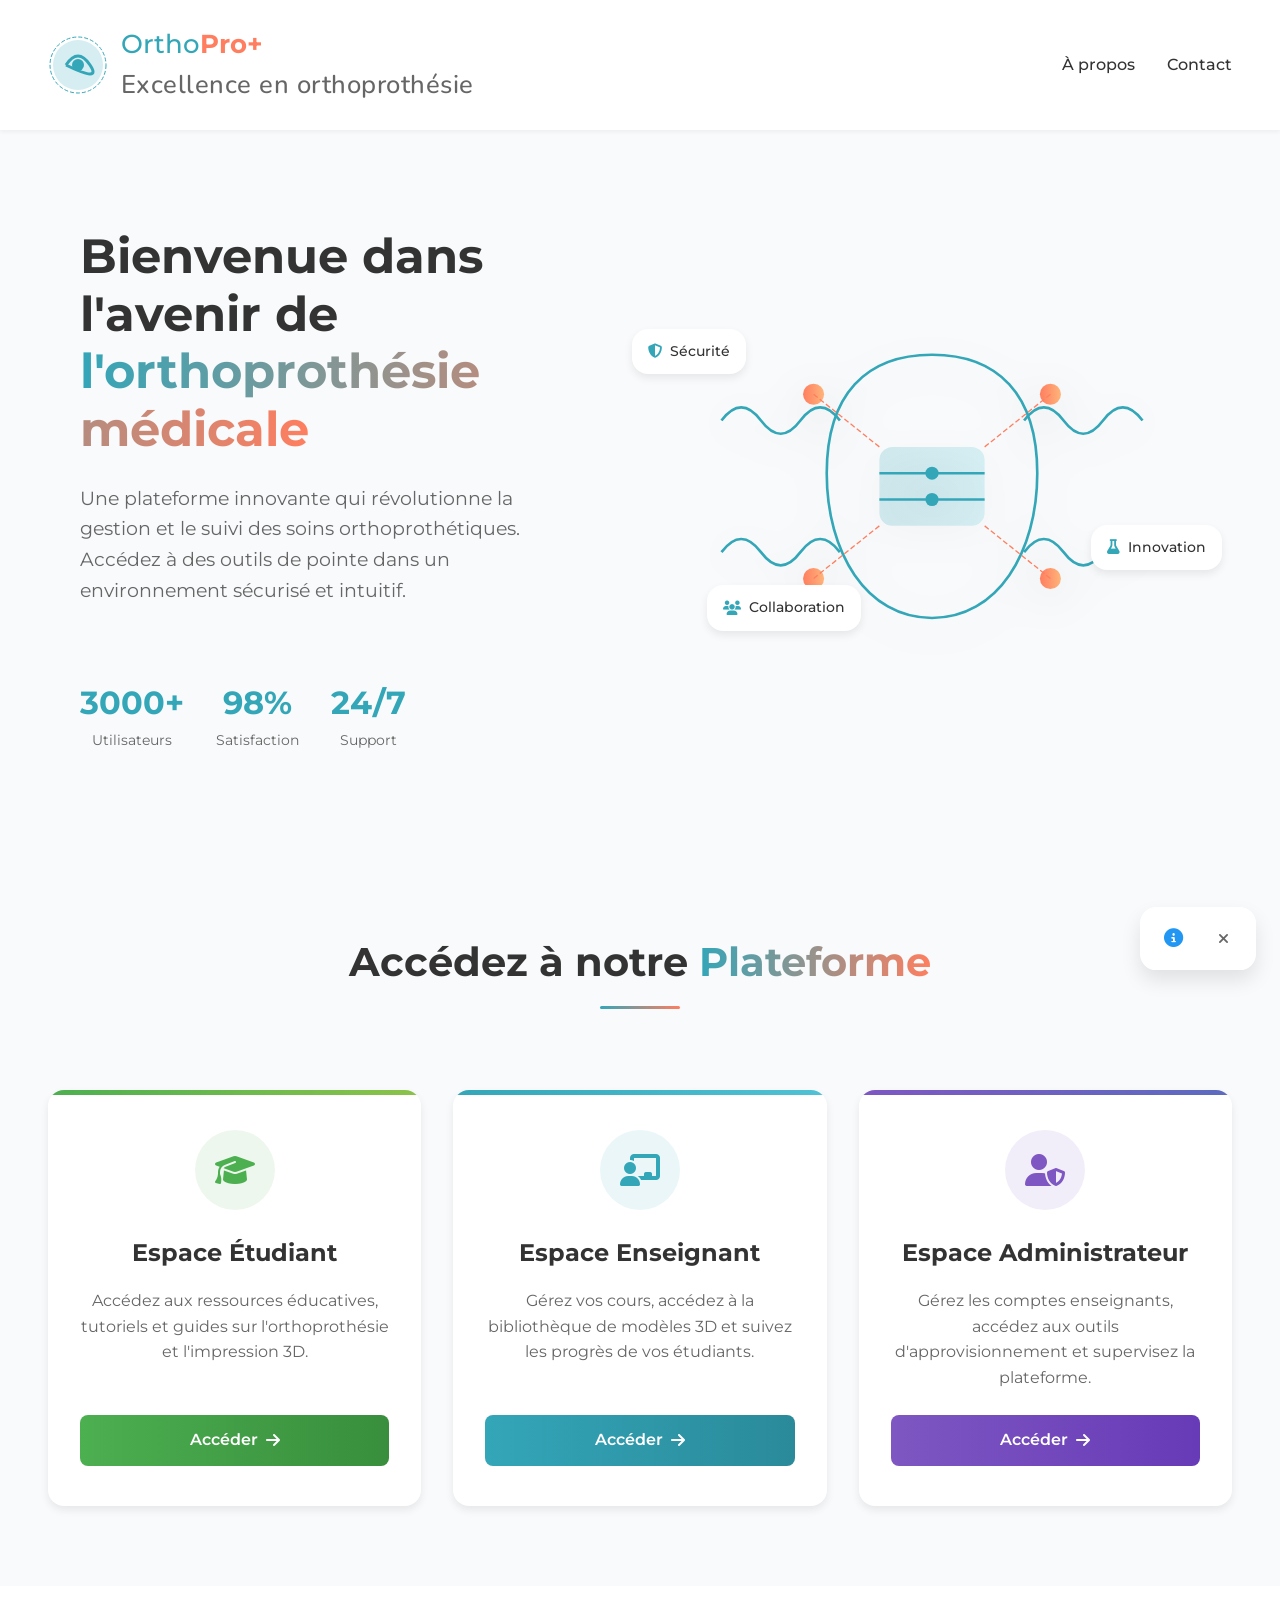
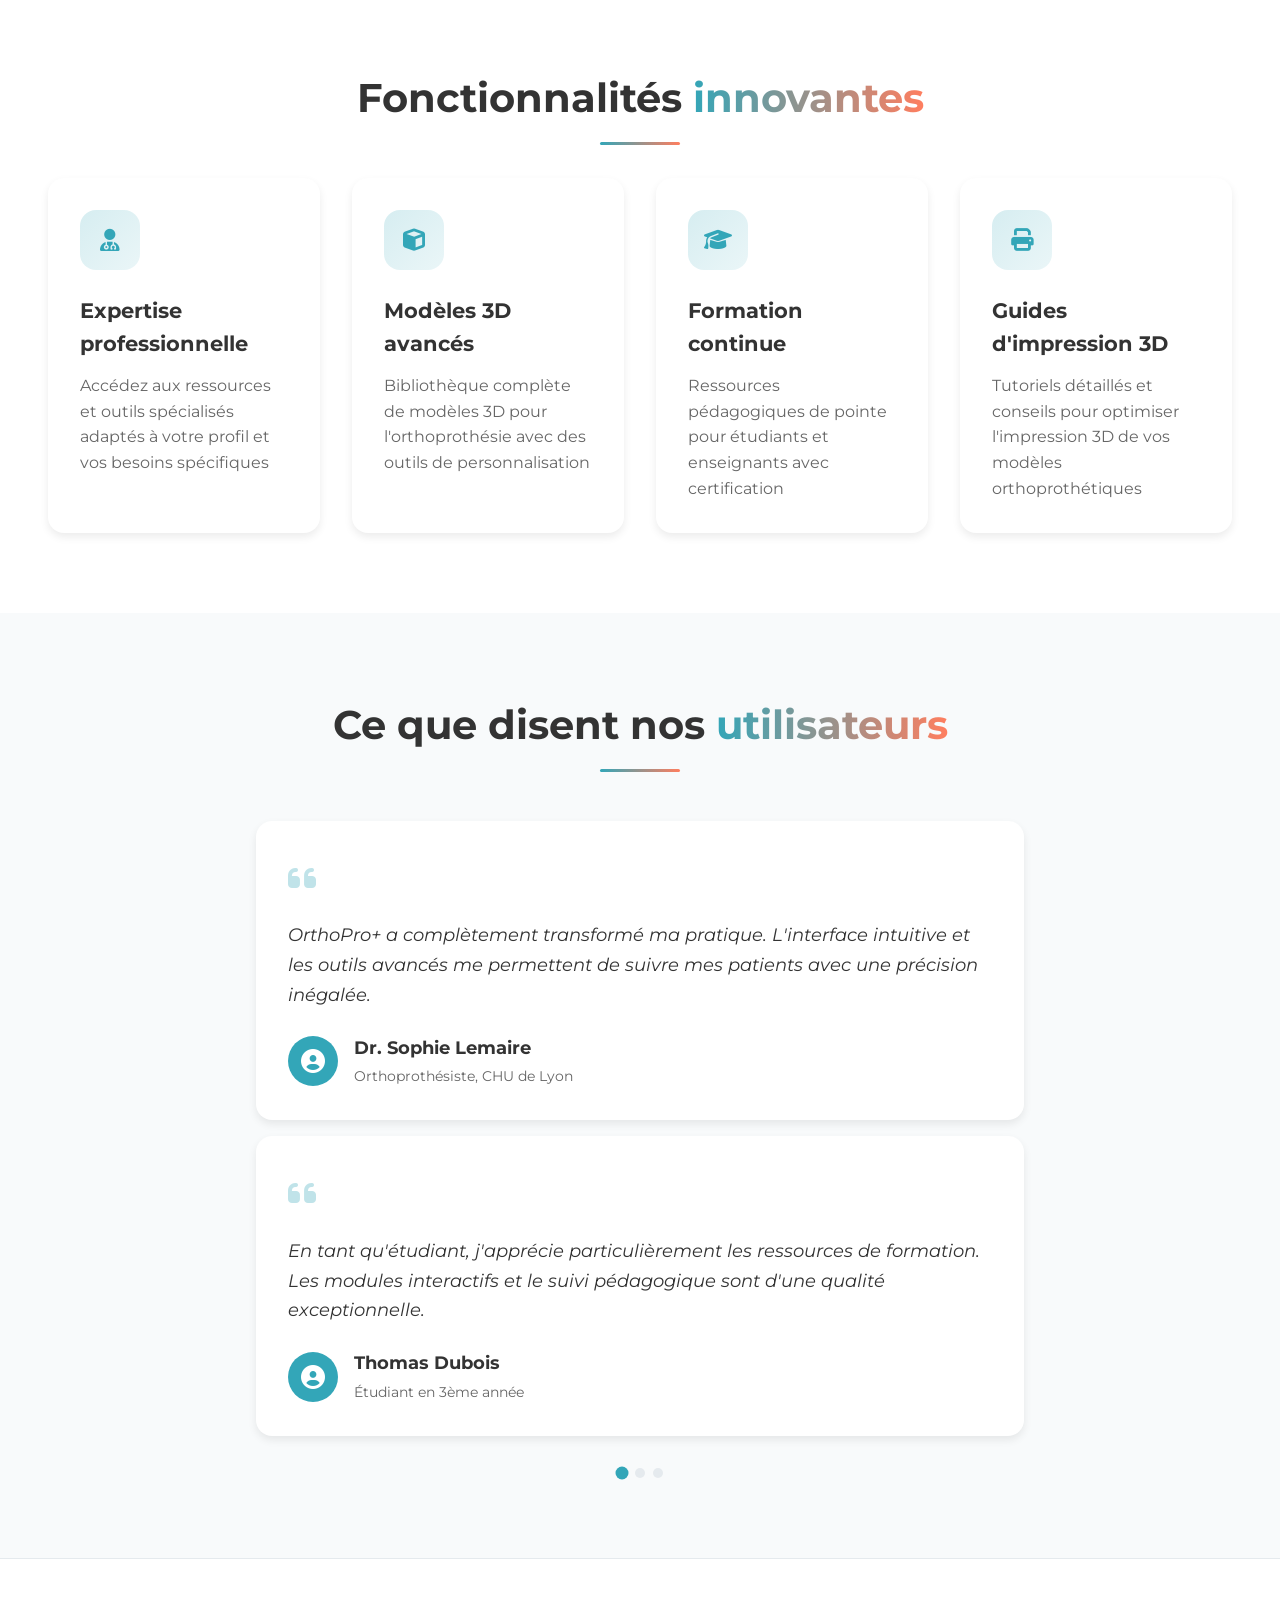
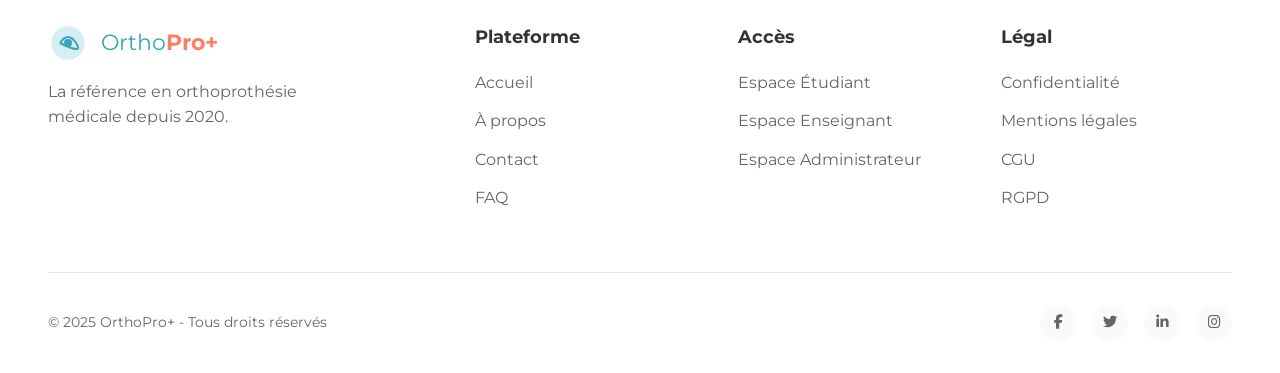
<file: welcome.html>
<!DOCTYPE html>
<html lang="fr">
<head>
    <meta charset="UTF-8">
    <meta name="viewport" content="width=device-width, initial-scale=1.0">
    <title>OrthoPro+ | Plateforme d'orthoprothésie médicale</title>
    <link rel="stylesheet" href="welcome.css">
    <link rel="preconnect" href="https://fonts.googleapis.com">
    <link rel="preconnect" href="https://fonts.gstatic.com" crossorigin>
    <link href="https://fonts.googleapis.com/css2?family=Montserrat:wght@300;400;500;600;700&family=Nunito:wght@300;400;600;700&display=swap" rel="stylesheet">
    <link rel="stylesheet" href="https://cdnjs.cloudflare.com/ajax/libs/font-awesome/6.4.0/css/all.min.css">
</head>
<body>
    <div class="page-container">
        <div class="background-shapes">
            <div class="shape circle shape-1"></div>
            <div class="shape square shape-2"></div>
            <div class="shape triangle shape-3"></div>
            <div class="shape circle shape-4"></div>
            <div class="shape square shape-5"></div>
        </div>
        
        <header class="site-header">
            <div class="logo">
                <svg width="60" height="60" viewBox="0 0 60 60">
                    <circle cx="30" cy="30" r="25" fill="#33a6b8" fill-opacity="0.2"/>
                    <path d="M18,30 Q30,12 42,30 T18,30" stroke="#33a6b8" stroke-width="3" fill="none"/>
                    <circle cx="30" cy="30" r="6" fill="#33a6b8"/>
                    <circle cx="30" cy="30" r="28" stroke="#33a6b8" stroke-width="1" stroke-dasharray="4 2" fill="none"/>
                </svg>
                <div class="logo-text">
                    <span>Ortho<strong>Pro+</strong></span>
                    <span class="tagline">Excellence en orthoprothésie</span>
                </div>
            </div>
            
            <nav class="top-nav">
                <a href="about.html" class="nav-link">À propos</a>
                <a href="contact.html" class="nav-link">Contact</a>
            </nav>
        </header>
        
        <main class="main-content">
            <section class="hero-section">
                <div class="hero-content">
                    <h1 class="animated-heading">Bienvenue dans l'avenir de <span class="text-gradient">l'orthoprothésie médicale</span></h1>
                    <p class="hero-paragraph">Une plateforme innovante qui révolutionne la gestion et le suivi des soins orthoprothétiques. Accédez à des outils de pointe dans un environnement sécurisé et intuitif.</p>
                    
                    <div class="stats-container">
                        <div class="stat-item">
                            <div class="stat-number">3000+</div>
                            <div class="stat-label">Utilisateurs</div>
                        </div>
                        <div class="stat-item">
                            <div class="stat-number">98%</div>
                            <div class="stat-label">Satisfaction</div>
                        </div>
                        <div class="stat-item">
                            <div class="stat-number">24/7</div>
                            <div class="stat-label">Support</div>
                        </div>
                    </div>
                </div>
                
                <div class="hero-image">
                    <div class="image-wrapper">
                        <div class="floating-elements">
                            <div class="floating-element fe-1">
                                <i class="fas fa-shield-alt"></i>
                                <span>Sécurité</span>
                            </div>
                            <div class="floating-element fe-2">
                                <i class="fas fa-flask"></i>
                                <span>Innovation</span>
                            </div>
                            <div class="floating-element fe-3">
                                <i class="fas fa-users"></i>
                                <span>Collaboration</span>
                            </div>
                        </div>
                        <div class="main-illustration">
                            <svg width="380" height="300" viewBox="0 0 380 300" class="medical-illustration">
                                <!-- Stylized medical illustration with waves -->
                                <defs>
                                    <linearGradient id="grad1" x1="0%" y1="0%" x2="100%" y2="0%">
                                        <stop offset="0%" style="stop-color:#33a6b8;stop-opacity:1" />
                                        <stop offset="100%" style="stop-color:#4fc3d5;stop-opacity:1" />
                                    </linearGradient>
                                    <linearGradient id="grad2" x1="0%" y1="0%" x2="100%" y2="0%">
                                        <stop offset="0%" style="stop-color:#ff7e5f;stop-opacity:1" />
                                        <stop offset="100%" style="stop-color:#feb47b;stop-opacity:1" />
                                    </linearGradient>
                                </defs>
                                
                                <!-- Stylized body outline -->
                                <path d="M190,50 C240,50 270,80 270,140 C270,200 240,250 190,250 C140,250 110,200 110,140 C110,80 140,50 190,50 Z" fill="none" stroke="#33a6b8" stroke-width="2" />
                                
                                <!-- Stylized knee brace -->
                                <rect x="150" y="120" width="80" height="60" rx="10" fill="url(#grad1)" fill-opacity="0.2" />
                                <path d="M150,140 L230,140" stroke="#33a6b8" stroke-width="2" />
                                <path d="M150,160 L230,160" stroke="#33a6b8" stroke-width="2" />
                                <circle cx="190" cy="140" r="5" fill="#33a6b8" />
                                <circle cx="190" cy="160" r="5" fill="#33a6b8" />
                                
                                <!-- Data points and connections -->
                                <circle cx="100" cy="80" r="8" fill="url(#grad2)" />
                                <circle cx="280" cy="80" r="8" fill="url(#grad2)" />
                                <circle cx="100" cy="220" r="8" fill="url(#grad2)" />
                                <circle cx="280" cy="220" r="8" fill="url(#grad2)" />
                                
                                <path d="M100,80 L150,120" stroke="#ff7e5f" stroke-width="1" stroke-dasharray="4 2" />
                                <path d="M280,80 L230,120" stroke="#ff7e5f" stroke-width="1" stroke-dasharray="4 2" />
                                <path d="M100,220 L150,180" stroke="#ff7e5f" stroke-width="1" stroke-dasharray="4 2" />
                                <path d="M280,220 L230,180" stroke="#ff7e5f" stroke-width="1" stroke-dasharray="4 2" />
                                
                                <!-- Digital waves -->
                                <path d="M30,100 Q45,80 60,100 Q75,120 90,100 Q105,80 120,100" stroke="#33a6b8" stroke-width="2" fill="none" />
                                <path d="M260,100 Q275,80 290,100 Q305,120 320,100 Q335,80 350,100" stroke="#33a6b8" stroke-width="2" fill="none" />
                                <path d="M30,200 Q45,180 60,200 Q75,220 90,200 Q105,180 120,200" stroke="#33a6b8" stroke-width="2" fill="none" />
                                <path d="M260,200 Q275,180 290,200 Q305,220 320,200 Q335,180 350,200" stroke="#33a6b8" stroke-width="2" fill="none" />
                            </svg>
                        </div>
                    </div>
                </div>
            </section>
            
            <section class="portal-section">
                <h2 class="section-title">Accédez à notre <span class="text-gradient">Plateforme</span></h2>
                
                <div class="portal-cards">
                    <div class="portal-card student-portal">
                        <div class="portal-icon">
                            <i class="fas fa-graduation-cap"></i>
                        </div>
                        <div class="portal-content">
                            <h3>Espace Étudiant</h3>
                            <p>Accédez aux ressources éducatives, tutoriels et guides sur l'orthoprothésie et l'impression 3D.</p>
                            <a href="student.html" class="btn btn-portal">
                                <span>Accéder</span>
                                <i class="fas fa-arrow-right"></i>
                            </a>
                        </div>
                    </div>
                    
                    <div class="portal-card teacher-portal">
                        <div class="portal-icon">
                            <i class="fas fa-chalkboard-teacher"></i>
                        </div>
                        <div class="portal-content">
                            <h3>Espace Enseignant</h3>
                            <p>Gérez vos cours, accédez à la bibliothèque de modèles 3D et suivez les progrès de vos étudiants.</p>
                            <a href="teacher.html" class="btn btn-portal">
                                <span>Accéder</span>
                                <i class="fas fa-arrow-right"></i>
                            </a>
                        </div>
                    </div>
                    
                    <div class="portal-card admin-portal">
                        <div class="portal-icon">
                            <i class="fas fa-user-shield"></i>
                        </div>
                        <div class="portal-content">
                            <h3>Espace Administrateur</h3>
                            <p>Gérez les comptes enseignants, accédez aux outils d'approvisionnement et supervisez la plateforme.</p>
                            <a href="admin.html" class="btn btn-portal">
                                <span>Accéder</span>
                                <i class="fas fa-arrow-right"></i>
                            </a>
                        </div>
                    </div>
                </div>
            </section>
            
            <section class="features-section">
                <h2 class="section-title">Fonctionnalités <span class="text-gradient">innovantes</span></h2>
                
                <div class="feature-cards">
                    <div class="feature-card">
                        <div class="feature-icon">
                            <i class="fas fa-user-md"></i>
                        </div>
                        <div class="feature-text">
                            <h3>Expertise professionnelle</h3>
                            <p>Accédez aux ressources et outils spécialisés adaptés à votre profil et vos besoins spécifiques</p>
                        </div>
                        <div class="feature-hover">
                            <i class="fas fa-arrow-right"></i>
                        </div>
                    </div>
                    
                    <div class="feature-card">
                        <div class="feature-icon">
                            <i class="fas fa-cube"></i>
                        </div>
                        <div class="feature-text">
                            <h3>Modèles 3D avancés</h3>
                            <p>Bibliothèque complète de modèles 3D pour l'orthoprothésie avec des outils de personnalisation</p>
                        </div>
                        <div class="feature-hover">
                            <i class="fas fa-arrow-right"></i>
                        </div>
                    </div>
                    
                    <div class="feature-card">
                        <div class="feature-icon">
                            <i class="fas fa-graduation-cap"></i>
                        </div>
                        <div class="feature-text">
                            <h3>Formation continue</h3>
                            <p>Ressources pédagogiques de pointe pour étudiants et enseignants avec certification</p>
                        </div>
                        <div class="feature-hover">
                            <i class="fas fa-arrow-right"></i>
                        </div>
                    </div>
                    
                    <div class="feature-card">
                        <div class="feature-icon">
                            <i class="fas fa-print"></i>
                        </div>
                        <div class="feature-text">
                            <h3>Guides d'impression 3D</h3>
                            <p>Tutoriels détaillés et conseils pour optimiser l'impression 3D de vos modèles orthoprothétiques</p>
                        </div>
                        <div class="feature-hover">
                            <i class="fas fa-arrow-right"></i>
                        </div>
                    </div>
                </div>
            </section>
            
            <section class="testimonial-section">
                <h2 class="section-title">Ce que disent nos <span class="text-gradient">utilisateurs</span></h2>
                
                <div class="testimonial-carousel">
                    <div class="testimonial-card">
                        <div class="testimonial-quote">
                            <i class="fas fa-quote-left"></i>
                        </div>
                        <p class="testimonial-text">OrthoPro+ a complètement transformé ma pratique. L'interface intuitive et les outils avancés me permettent de suivre mes patients avec une précision inégalée.</p>
                        <div class="testimonial-author">
                            <div class="author-avatar">
                                <i class="fas fa-user-circle"></i>
                            </div>
                            <div class="author-info">
                                <h4>Dr. Sophie Lemaire</h4>
                                <p>Orthoprothésiste, CHU de Lyon</p>
                            </div>
                        </div>
                    </div>
                    
                    <div class="testimonial-card">
                        <div class="testimonial-quote">
                            <i class="fas fa-quote-left"></i>
                        </div>
                        <p class="testimonial-text">En tant qu'étudiant, j'apprécie particulièrement les ressources de formation. Les modules interactifs et le suivi pédagogique sont d'une qualité exceptionnelle.</p>
                        <div class="testimonial-author">
                            <div class="author-avatar">
                                <i class="fas fa-user-circle"></i>
                            </div>
                            <div class="author-info">
                                <h4>Thomas Dubois</h4>
                                <p>Étudiant en 3ème année</p>
                            </div>
                        </div>
                    </div>
                    
                    <div class="testimonial-indicator">
                        <span class="indicator active"></span>
                        <span class="indicator"></span>
                        <span class="indicator"></span>
                    </div>
                </div>
            </section>
        </main>
        
        <footer class="site-footer">
            <div class="footer-content">
                <div class="footer-brand">
                    <div class="logo footer-logo">
                        <svg width="40" height="40" viewBox="0 0 60 60">
                            <circle cx="30" cy="30" r="25" fill="#33a6b8" fill-opacity="0.2"/>
                            <path d="M18,30 Q30,12 42,30 T18,30" stroke="#33a6b8" stroke-width="3" fill="none"/>
                            <circle cx="30" cy="30" r="6" fill="#33a6b8"/>
                        </svg>
                        <span>Ortho<strong>Pro+</strong></span>
                    </div>
                    <p>La référence en orthoprothésie médicale depuis 2020.</p>
                </div>
                
                <div class="footer-links-container">
                    <div class="footer-links-group">
                        <h4>Plateforme</h4>
                        <a href="welcome.html">Accueil</a>
                        <a href="about.html">À propos</a>
                        <a href="contact.html">Contact</a>
                        <a href="#">FAQ</a>
                    </div>
                    
                    <div class="footer-links-group">
                        <h4>Accès</h4>
                        <a href="student.html">Espace Étudiant</a>
                        <a href="teacher.html">Espace Enseignant</a>
                        <a href="admin.html">Espace Administrateur</a>
                    </div>
                    
                    <div class="footer-links-group">
                        <h4>Légal</h4>
                        <a href="#">Confidentialité</a>
                        <a href="#">Mentions légales</a>
                        <a href="#">CGU</a>
                        <a href="#">RGPD</a>
                    </div>
                </div>
            </div>
            
            <div class="footer-bottom">
                <p>&copy; 2025 OrthoPro+ - Tous droits réservés</p>
                <div class="social-links">
                    <a href="#" aria-label="Facebook"><i class="fab fa-facebook-f"></i></a>
                    <a href="#" aria-label="Twitter"><i class="fab fa-twitter"></i></a>
                    <a href="#" aria-label="LinkedIn"><i class="fab fa-linkedin-in"></i></a>
                    <a href="#" aria-label="Instagram"><i class="fab fa-instagram"></i></a>
                </div>
            </div>
        </footer>
    </div>
    
    <!-- Notification -->
    <div id="notification" class="notification">
        <div class="notification-icon">
            <i class="fas fa-info-circle"></i>
        </div>
        <div class="notification-message"></div>
        <button class="notification-close">
            <i class="fas fa-times"></i>
        </button>
    </div>
    
    <script src="welcome.js"></script>
</body>
</html>
</file>
<file: assets/css/design-system.css>
/* ============================================================
   OrthoPro+ Design System
   A refined, medical-grade aesthetic with teal & deep navy
   ============================================================ */

@import url('https://fonts.googleapis.com/css2?family=DM+Sans:wght@300;400;500;600;700&family=Playfair+Display:wght@600;700&display=swap');

:root {
  /* Brand Colors */
  --primary: #0e7c8c;
  --primary-light: #14a0b5;
  --primary-dark: #0a5f6b;
  --primary-glow: rgba(14, 124, 140, 0.15);
  --accent: #f59e2b;
  --accent-light: #fbbf5a;
  --danger: #ef4444;
  --danger-light: rgba(239, 68, 68, 0.12);
  --success: #22c55e;
  --success-light: rgba(34, 197, 94, 0.12);
  --warning: #f59e0b;
  --warning-light: rgba(245, 158, 11, 0.12);
  --info: #3b82f6;
  --info-light: rgba(59, 130, 246, 0.12);

  /* Surfaces */
  --bg: #f0f4f8;
  --bg-dark: #e2eaf2;
  --surface: #ffffff;
  --surface-2: #f8fafc;
  --border: #d1dce8;
  --border-focus: var(--primary);

  /* Text */
  --text: #1a2b3c;
  --text-muted: #64788f;
  --text-light: #98a8b8;
  --text-on-primary: #ffffff;

  /* Shadows */
  --shadow-sm: 0 1px 3px rgba(0,0,0,0.06), 0 1px 2px rgba(0,0,0,0.04);
  --shadow: 0 4px 16px rgba(14, 124, 140, 0.08), 0 1px 4px rgba(0,0,0,0.06);
  --shadow-md: 0 8px 24px rgba(14, 124, 140, 0.12), 0 2px 8px rgba(0,0,0,0.06);
  --shadow-lg: 0 20px 48px rgba(14, 124, 140, 0.15), 0 4px 16px rgba(0,0,0,0.08);

  /* Radius */
  --radius-sm: 6px;
  --radius: 10px;
  --radius-md: 14px;
  --radius-lg: 20px;
  --radius-xl: 28px;

  /* Transitions */
  --transition: 0.2s ease;
  --transition-slow: 0.4s ease;

  /* Fonts */
  --font-body: 'DM Sans', sans-serif;
  --font-display: 'Playfair Display', serif;
}

*, *::before, *::after { box-sizing: border-box; margin: 0; padding: 0; }

html { font-size: 16px; scroll-behavior: smooth; }

body {
  font-family: var(--font-body);
  background: var(--bg);
  color: var(--text);
  line-height: 1.6;
  min-height: 100vh;
  -webkit-font-smoothing: antialiased;
}

a { color: var(--primary); text-decoration: none; transition: var(--transition); }
a:hover { color: var(--primary-light); }

img { max-width: 100%; display: block; }

h1, h2, h3, h4, h5 { line-height: 1.25; font-weight: 600; }

/* ── Buttons ── */
.btn {
  display: inline-flex; align-items: center; gap: 0.5rem;
  padding: 0.65rem 1.4rem;
  border-radius: var(--radius);
  font-family: var(--font-body);
  font-size: 0.9rem;
  font-weight: 600;
  cursor: pointer;
  border: none;
  transition: var(--transition);
  white-space: nowrap;
}
.btn:disabled { opacity: 0.5; cursor: not-allowed; }

.btn-primary {
  background: var(--primary);
  color: var(--text-on-primary);
  box-shadow: 0 4px 12px rgba(14, 124, 140, 0.3);
}
.btn-primary:hover { background: var(--primary-light); transform: translateY(-1px); box-shadow: 0 6px 18px rgba(14, 124, 140, 0.4); }

.btn-outline {
  background: transparent;
  color: var(--primary);
  border: 1.5px solid var(--primary);
}
.btn-outline:hover { background: var(--primary-glow); }

.btn-ghost {
  background: transparent;
  color: var(--text-muted);
  border: 1.5px solid var(--border);
}
.btn-ghost:hover { background: var(--bg-dark); color: var(--text); }

.btn-danger {
  background: var(--danger);
  color: white;
  box-shadow: 0 4px 12px rgba(239, 68, 68, 0.3);
}
.btn-danger:hover { background: #dc2626; transform: translateY(-1px); }

.btn-sm { padding: 0.45rem 1rem; font-size: 0.82rem; }
.btn-lg { padding: 0.85rem 2rem; font-size: 1rem; }
.btn-icon { padding: 0.6rem; border-radius: var(--radius); }

/* ── Forms ── */
.form-group { display: flex; flex-direction: column; gap: 0.4rem; }
.form-label { font-size: 0.85rem; font-weight: 600; color: var(--text-muted); text-transform: uppercase; letter-spacing: 0.05em; }
.form-control {
  width: 100%;
  padding: 0.7rem 1rem;
  border: 1.5px solid var(--border);
  border-radius: var(--radius);
  font-family: var(--font-body);
  font-size: 0.95rem;
  color: var(--text);
  background: var(--surface);
  transition: var(--transition);
  outline: none;
}
.form-control:focus { border-color: var(--primary); box-shadow: 0 0 0 3px var(--primary-glow); }
.form-control::placeholder { color: var(--text-light); }

textarea.form-control { resize: vertical; min-height: 100px; }
select.form-control { cursor: pointer; }

/* ── Cards ── */
.card {
  background: var(--surface);
  border-radius: var(--radius-md);
  box-shadow: var(--shadow);
  border: 1px solid var(--border);
  overflow: hidden;
}
.card-header {
  padding: 1.25rem 1.5rem;
  border-bottom: 1px solid var(--border);
  display: flex; align-items: center; justify-content: space-between;
  background: var(--surface-2);
}
.card-body { padding: 1.5rem; }

/* ── Badges ── */
.badge {
  display: inline-flex; align-items: center; gap: 0.3rem;
  padding: 0.25rem 0.7rem;
  border-radius: 100px;
  font-size: 0.78rem;
  font-weight: 600;
  letter-spacing: 0.02em;
}
.badge-primary { background: var(--primary-glow); color: var(--primary); }
.badge-success { background: var(--success-light); color: #16a34a; }
.badge-danger { background: var(--danger-light); color: var(--danger); }
.badge-warning { background: var(--warning-light); color: #d97706; }
.badge-info { background: var(--info-light); color: var(--info); }

/* ── Notification ── */
.notification {
  position: fixed;
  bottom: 1.5rem; right: 1.5rem;
  padding: 1rem 1.4rem;
  background: var(--surface);
  border-radius: var(--radius-md);
  box-shadow: var(--shadow-lg);
  display: flex; align-items: center; gap: 0.8rem;
  transform: translateY(120%);
  transition: transform 0.35s cubic-bezier(0.34, 1.56, 0.64, 1);
  z-index: 9999;
  max-width: 360px;
  border-left: 4px solid var(--primary);
}
.notification.show { transform: translateY(0); }
.notification.success { border-color: var(--success); }
.notification.error { border-color: var(--danger); }
.notification.warning { border-color: var(--warning); }
.notification-icon { font-size: 1.1rem; color: var(--primary); }
.notification.success .notification-icon { color: var(--success); }
.notification.error .notification-icon { color: var(--danger); }
.notification.warning .notification-icon { color: var(--warning); }
.notification-message { flex: 1; font-size: 0.9rem; color: var(--text); font-weight: 500; }
.notification-close { background: none; border: none; color: var(--text-light); cursor: pointer; font-size: 0.9rem; padding: 0.2rem; border-radius: 4px; }
.notification-close:hover { color: var(--danger); }

/* ── Modal ── */
.modal {
  display: none; position: fixed; inset: 0;
  background: rgba(10, 20, 35, 0.5);
  backdrop-filter: blur(6px);
  z-index: 1000;
  justify-content: center; align-items: center;
}
.modal.show { display: flex; animation: fadeIn 0.25s ease; }
.modal-content {
  width: 100%; max-width: 520px;
  background: var(--surface);
  border-radius: var(--radius-lg);
  box-shadow: var(--shadow-lg);
  overflow: hidden;
  animation: slideUp 0.3s ease;
}
.modal-header {
  padding: 1.4rem 1.6rem;
  border-bottom: 1px solid var(--border);
  display: flex; justify-content: space-between; align-items: center;
  background: linear-gradient(135deg, var(--primary) 0%, var(--primary-dark) 100%);
  color: white;
}
.modal-header h3 { font-size: 1.15rem; color: white; }
.modal-close { background: rgba(255,255,255,0.15); border: none; color: white; font-size: 1rem; cursor: pointer; width: 32px; height: 32px; border-radius: 50%; display: flex; align-items: center; justify-content: center; transition: var(--transition); }
.modal-close:hover { background: rgba(255,255,255,0.3); }
.modal-body { padding: 1.8rem 1.6rem; }
.modal-footer { padding: 1.2rem 1.6rem; border-top: 1px solid var(--border); display: flex; justify-content: flex-end; gap: 0.75rem; background: var(--surface-2); }

/* ── Loading ── */
.loading-indicator {
  display: flex; flex-direction: column; align-items: center; justify-content: center;
  padding: 3rem; gap: 1rem; color: var(--text-muted);
}
.spinner {
  width: 36px; height: 36px;
  border: 3px solid var(--border);
  border-top-color: var(--primary);
  border-radius: 50%;
  animation: spin 0.8s linear infinite;
}

/* ── Table ── */
.table-wrapper { overflow-x: auto; border-radius: var(--radius-md); border: 1px solid var(--border); }
table { width: 100%; border-collapse: collapse; font-size: 0.9rem; }
thead tr { background: var(--surface-2); border-bottom: 2px solid var(--border); }
thead th { padding: 0.9rem 1.1rem; text-align: left; font-size: 0.8rem; font-weight: 700; color: var(--text-muted); text-transform: uppercase; letter-spacing: 0.06em; }
tbody tr { border-bottom: 1px solid var(--border); transition: background var(--transition); }
tbody tr:last-child { border-bottom: none; }
tbody tr:hover { background: var(--primary-glow); }
td { padding: 0.85rem 1.1rem; color: var(--text); vertical-align: middle; }

/* ── Search ── */
.search-box {
  position: relative;
  display: flex; align-items: center;
}
.search-box i { position: absolute; left: 0.9rem; color: var(--text-light); font-size: 0.9rem; }
.search-box input { padding-left: 2.5rem; }

/* ── Pagination ── */
.pagination {
  display: flex; justify-content: center; align-items: center; gap: 1rem; margin-top: 1.5rem;
}
.pagination-btn {
  width: 38px; height: 38px; border-radius: 50%;
  border: 1.5px solid var(--border);
  background: var(--surface);
  color: var(--text-muted);
  cursor: pointer;
  display: flex; align-items: center; justify-content: center;
  transition: var(--transition);
  font-size: 0.9rem;
}
.pagination-btn:hover:not(:disabled) { background: var(--primary); color: white; border-color: var(--primary); }
.pagination-btn:disabled { opacity: 0.4; cursor: not-allowed; }
.pagination-info { font-size: 0.9rem; color: var(--text-muted); font-weight: 500; }

/* ── Animations ── */
@keyframes fadeIn { from { opacity: 0; } to { opacity: 1; } }
@keyframes slideUp { from { transform: translateY(20px); opacity: 0; } to { transform: translateY(0); opacity: 1; } }
@keyframes spin { to { transform: rotate(360deg); } }
@keyframes float { 0%, 100% { transform: translateY(0); } 50% { transform: translateY(-8px); } }
@keyframes pulse { 0%, 100% { transform: scale(1); } 50% { transform: scale(1.04); } }

/* ── Utilities ── */
.hidden { display: none !important; }
.text-center { text-align: center; }
.text-muted { color: var(--text-muted); }
.text-primary { color: var(--primary); }
.text-danger { color: var(--danger); }
.text-success { color: var(--success); }
.mt-1 { margin-top: 0.5rem; }
.mt-2 { margin-top: 1rem; }
.mt-3 { margin-top: 1.5rem; }
.mb-1 { margin-bottom: 0.5rem; }
.mb-2 { margin-bottom: 1rem; }
.mb-3 { margin-bottom: 1.5rem; }
.flex { display: flex; }
.flex-col { flex-direction: column; }
.items-center { align-items: center; }
.justify-between { justify-content: space-between; }
.gap-1 { gap: 0.5rem; }
.gap-2 { gap: 1rem; }
.gap-3 { gap: 1.5rem; }
.w-full { width: 100%; }
.grid { display: grid; }

/* ── Scrollbar ── */
::-webkit-scrollbar { width: 6px; height: 6px; }
::-webkit-scrollbar-track { background: var(--bg); }
::-webkit-scrollbar-thumb { background: var(--border); border-radius: 100px; }
::-webkit-scrollbar-thumb:hover { background: var(--primary-light); }
</file>
<file: assets/css/welcome.css>
/* ── Background ── */
.bg-pattern {
  position: fixed; inset: 0; z-index: -1;
  background: linear-gradient(135deg, #eef6f8 0%, #f0f4f8 50%, #e8f4f6 100%);
  overflow: hidden;
}
.blob {
  position: absolute; border-radius: 50%;
  filter: blur(80px); opacity: 0.35;
}
.blob-1 { width: 500px; height: 500px; background: #0e7c8c; top: -150px; right: -100px; animation: float 8s ease-in-out infinite; }
.blob-2 { width: 400px; height: 400px; background: #14a0b5; bottom: -100px; left: -80px; animation: float 10s ease-in-out infinite reverse; }
.blob-3 { width: 300px; height: 300px; background: #f59e2b; top: 40%; left: 30%; animation: float 12s ease-in-out infinite 2s; }

/* ── Header ── */
.site-header {
  position: sticky; top: 0; z-index: 100;
  background: rgba(255,255,255,0.85);
  backdrop-filter: blur(16px);
  border-bottom: 1px solid var(--border);
  padding: 0 2rem;
}
.header-inner {
  max-width: 1200px; margin: 0 auto;
  display: flex; align-items: center; justify-content: space-between;
  height: 68px;
}
.logo { display: flex; align-items: center; gap: 0.75rem; }
.logo-icon {
  width: 44px; height: 44px; border-radius: 12px;
  background: linear-gradient(135deg, var(--primary) 0%, var(--primary-dark) 100%);
  display: flex; align-items: center; justify-content: center;
  box-shadow: 0 4px 12px rgba(14,124,140,0.35);
}
.logo-icon-sm { width: 32px; height: 32px; border-radius: 8px; }
.logo-name { font-size: 1.2rem; font-weight: 700; color: var(--text); line-height: 1; }
.logo-name strong { color: var(--primary); }
.logo-tagline { font-size: 0.72rem; color: var(--text-muted); }
.top-nav { display: flex; align-items: center; gap: 0.5rem; }
.nav-link {
  padding: 0.5rem 1rem; border-radius: var(--radius);
  color: var(--text-muted); font-size: 0.9rem; font-weight: 500;
  transition: var(--transition); display: flex; align-items: center; gap: 0.4rem;
}
.nav-link:hover { background: var(--primary-glow); color: var(--primary); }

/* ── Hero ── */
.hero {
  max-width: 1200px; margin: 0 auto;
  padding: 5rem 2rem 4rem;
  display: grid; grid-template-columns: 1fr 1fr;
  gap: 4rem; align-items: center;
}
.hero-badge {
  display: inline-flex; align-items: center; gap: 0.5rem;
  background: var(--primary-glow); color: var(--primary);
  padding: 0.4rem 1rem; border-radius: 100px;
  font-size: 0.82rem; font-weight: 600;
  border: 1px solid rgba(14,124,140,0.2);
  margin-bottom: 1.5rem;
}
.hero h1 {
  font-family: var(--font-display);
  font-size: 3rem; line-height: 1.15;
  color: var(--text); margin-bottom: 1.25rem;
}
.highlight {
  color: var(--primary);
  background: linear-gradient(135deg, var(--primary), var(--primary-light));
  -webkit-background-clip: text; -webkit-text-fill-color: transparent;
  background-clip: text;
}
.hero-desc { font-size: 1.05rem; color: var(--text-muted); line-height: 1.7; margin-bottom: 2.5rem; max-width: 480px; }
.hero-stats { display: flex; align-items: center; gap: 1.5rem; }
.stat { display: flex; flex-direction: column; gap: 0.2rem; }
.stat-num { font-size: 1.7rem; font-weight: 700; color: var(--primary); line-height: 1; }
.stat-label { font-size: 0.8rem; color: var(--text-muted); font-weight: 500; }
.stat-divider { width: 1px; height: 40px; background: var(--border); }

/* ── Hero Visual ── */
.hero-visual {
  position: relative;
  display: flex; align-items: center; justify-content: center;
  height: 400px;
}
.hero-svg { width: 300px; height: 300px; opacity: 0.7; }
.visual-card {
  position: absolute;
  background: rgba(255,255,255,0.9);
  backdrop-filter: blur(10px);
  border: 1px solid var(--border);
  border-radius: var(--radius-md);
  box-shadow: var(--shadow-md);
  padding: 0.85rem 1.2rem;
  display: flex; align-items: center; gap: 0.7rem;
  font-size: 0.85rem; font-weight: 600; color: var(--text);
  animation: float 6s ease-in-out infinite;
}
.main-card {
  bottom: 30px; left: -20px;
  animation-delay: 0s;
  min-width: 260px;
}
.vc-icon { width: 36px; height: 36px; border-radius: var(--radius); background: var(--primary-glow); color: var(--primary); display: flex; align-items: center; justify-content: center; font-size: 1.1rem; }
.vc-title { font-size: 0.88rem; font-weight: 600; }
.vc-sub { font-size: 0.75rem; color: var(--text-muted); font-weight: 400; }
.float-card {
  background: rgba(255,255,255,0.85);
  padding: 0.65rem 1rem;
  border-radius: var(--radius);
  font-size: 0.8rem;
  flex-direction: column; gap: 0.3rem;
  text-align: center;
}
.float-card i { font-size: 1.2rem; color: var(--primary); }
.fc-1 { top: 20px; right: 0; animation-delay: 1s; }
.fc-2 { top: 50%; right: -10px; transform: translateY(-50%); animation-delay: 2s; }
.fc-3 { top: 20px; left: 10px; animation-delay: 3s; }

/* ── Portals ── */
.portals {
  max-width: 1200px; margin: 0 auto;
  padding: 3rem 2rem 4rem;
}
.section-header { text-align: center; margin-bottom: 3rem; }
.section-header h2 { font-family: var(--font-display); font-size: 2.2rem; margin-bottom: 0.75rem; }
.section-header p { color: var(--text-muted); font-size: 1rem; }
.portal-grid { display: grid; grid-template-columns: repeat(3, 1fr); gap: 1.5rem; }
.portal-card {
  background: var(--surface);
  border: 1.5px solid var(--border);
  border-radius: var(--radius-lg);
  padding: 2rem;
  display: flex; flex-direction: column; gap: 1rem;
  transition: all 0.3s ease;
  text-decoration: none; color: var(--text);
  position: relative; overflow: hidden;
}
.portal-card::before {
  content: ''; position: absolute; top: 0; left: 0; right: 0; height: 4px;
  background: linear-gradient(90deg, var(--primary), var(--primary-light));
  transform: scaleX(0); transform-origin: left;
  transition: transform 0.3s ease;
}
.portal-card:hover { transform: translateY(-6px); box-shadow: var(--shadow-lg); border-color: var(--primary); color: var(--text); }
.portal-card:hover::before { transform: scaleX(1); }
.portal-icon-wrap {
  width: 56px; height: 56px; border-radius: var(--radius-md);
  background: var(--primary-glow);
  color: var(--primary);
  display: flex; align-items: center; justify-content: center;
  font-size: 1.4rem;
  transition: var(--transition);
}
.portal-card:hover .portal-icon-wrap { background: var(--primary); color: white; }
.student-card .portal-icon-wrap { background: rgba(59,130,246,0.1); color: #3b82f6; }
.student-card:hover .portal-icon-wrap { background: #3b82f6; color: white; }
.teacher-card .portal-icon-wrap { background: rgba(34,197,94,0.1); color: #16a34a; }
.teacher-card:hover .portal-icon-wrap { background: #16a34a; color: white; }
.admin-card .portal-icon-wrap { background: rgba(139,92,246,0.1); color: #7c3aed; }
.admin-card:hover .portal-icon-wrap { background: #7c3aed; color: white; }
.portal-body h3 { font-size: 1.15rem; margin-bottom: 0.4rem; }
.portal-body p { font-size: 0.88rem; color: var(--text-muted); line-height: 1.6; }
.portal-footer {
  margin-top: auto;
  display: flex; align-items: center; justify-content: space-between;
  color: var(--primary); font-weight: 600; font-size: 0.9rem;
  padding-top: 1rem; border-top: 1px solid var(--border);
}

/* ── Features ── */
.features {
  background: linear-gradient(135deg, var(--primary-dark) 0%, var(--primary) 100%);
  padding: 5rem 2rem;
}
.features .section-header h2 { color: white; }
.features .section-header p { color: rgba(255,255,255,0.75); }
.features .highlight { -webkit-text-fill-color: #f59e2b; background: none; }
.features-grid {
  max-width: 1200px; margin: 0 auto;
  display: grid; grid-template-columns: repeat(3, 1fr); gap: 1.5rem;
}
.feature-item {
  background: rgba(255,255,255,0.08);
  border: 1px solid rgba(255,255,255,0.12);
  border-radius: var(--radius-md);
  padding: 1.75rem;
  transition: var(--transition);
}
.feature-item:hover { background: rgba(255,255,255,0.14); transform: translateY(-4px); }
.feature-icon {
  width: 48px; height: 48px; border-radius: var(--radius);
  background: rgba(255,255,255,0.15);
  display: flex; align-items: center; justify-content: center;
  font-size: 1.3rem; color: white;
  margin-bottom: 1rem;
}
.feature-item h4 { font-size: 1rem; color: white; margin-bottom: 0.5rem; }
.feature-item p { font-size: 0.88rem; color: rgba(255,255,255,0.7); line-height: 1.6; }

/* ── Footer ── */
.site-footer {
  background: var(--text);
  color: rgba(255,255,255,0.7);
  padding: 4rem 2rem 0;
}
.footer-inner {
  max-width: 1200px; margin: 0 auto;
  display: grid; grid-template-columns: 1fr 2fr;
  gap: 4rem; padding-bottom: 3rem;
}
.footer-brand { display: flex; flex-direction: column; gap: 1rem; }
.footer-brand .logo-name { color: white; }
.footer-brand p { font-size: 0.88rem; line-height: 1.6; max-width: 260px; }
.footer-links { display: grid; grid-template-columns: repeat(3, 1fr); gap: 2rem; }
.footer-col h5 { color: white; font-size: 0.85rem; text-transform: uppercase; letter-spacing: 0.08em; margin-bottom: 1rem; }
.footer-col a { display: block; color: rgba(255,255,255,0.6); font-size: 0.88rem; margin-bottom: 0.6rem; transition: var(--transition); }
.footer-col a:hover { color: var(--primary-light); }
.footer-bottom {
  max-width: 1200px; margin: 0 auto;
  display: flex; justify-content: space-between; align-items: center;
  padding: 1.25rem 0;
  border-top: 1px solid rgba(255,255,255,0.1);
  font-size: 0.85rem;
}
.social-links { display: flex; gap: 0.75rem; }
.social-links a {
  width: 34px; height: 34px; border-radius: 50%;
  background: rgba(255,255,255,0.1);
  color: rgba(255,255,255,0.7);
  display: flex; align-items: center; justify-content: center;
  font-size: 0.85rem; transition: var(--transition);
}
.social-links a:hover { background: var(--primary); color: white; }

/* ── Responsive ── */
@media (max-width: 1024px) {
  .hero { grid-template-columns: 1fr; text-align: center; padding: 3rem 1.5rem; }
  .hero h1 { font-size: 2.4rem; }
  .hero-desc { margin: 0 auto 2rem; }
  .hero-stats { justify-content: center; }
  .hero-visual { height: 300px; }
  .portal-grid { grid-template-columns: 1fr; }
  .features-grid { grid-template-columns: repeat(2, 1fr); }
  .footer-inner { grid-template-columns: 1fr; gap: 2rem; }
}
@media (max-width: 768px) {
  .hero h1 { font-size: 2rem; }
  .features-grid { grid-template-columns: 1fr; }
  .footer-links { grid-template-columns: repeat(2, 1fr); }
  .top-nav .nav-link span { display: none; }
}
</file>
<file: welcome.css>
:root {
    /* Palette de couleurs principale */
    --primary-color: #33a6b8;
    --primary-color-dark: #2a8a9a;
    --primary-color-light: #4fc3d5;
    --accent-color: #ff7e5f;
    --accent-color-dark: #e66e52;
    --accent-color-light: #feb47b;
    
    /* Couleurs neutres */
    --text-color: #333333;
    --text-color-light: #666666;
    --bg-color: #f8fafb;
    --bg-color-light: #ffffff;
    --bg-color-dark: #e5eaee;
    
    /* Couleurs d'état */
    --success-color: #4caf50;
    --error-color: #f44336;
    --warning-color: #ff9800;
    --info-color: #2196f3;
    
    /* Ombres */
    --shadow-sm: 0 2px 4px rgba(0, 0, 0, 0.05);
    --shadow-md: 0 4px 8px rgba(0, 0, 0, 0.08);
    --shadow-lg: 0 10px 20px rgba(0, 0, 0, 0.1);
    --shadow-xl: 0 20px 40px rgba(0, 0, 0, 0.1);
    
    /* Typographie */
    --font-primary: 'Montserrat', sans-serif;
    --font-secondary: 'Nunito', sans-serif;
    
    /* Transitions */
    --transition-fast: 0.2s ease;
    --transition-normal: 0.3s ease;
    --transition-slow: 0.5s ease;
    
    /* Bordures */
    --border-radius-sm: 4px;
    --border-radius-md: 8px;
    --border-radius-lg: 16px;
    --border-radius-xl: 24px;
    --border-radius-round: 50%;
}

/* Reset et styles de base */
* {
    margin: 0;
    padding: 0;
    box-sizing: border-box;
}

html, body {
    height: 100%;
    font-family: var(--font-primary);
    color: var(--text-color);
    background-color: var(--bg-color);
    line-height: 1.6;
    font-size: 16px;
    scroll-behavior: smooth;
}

.page-container {
    display: flex;
    flex-direction: column;
}

.logo-text span {
    font-size: 1.6rem;
    font-weight: 500;
}

.logo strong {
    color: var(--accent-color);
}

.tagline {
    font-size: 0.8rem;
    color: var(--text-color-light);
    font-family: var(--font-secondary);
    letter-spacing: 0.5px;
}

/* Navigation */
.top-nav {
    display: flex;
    align-items: center;
    gap: 2rem;
}

.nav-link {
    color: var(--text-color);
    font-weight: 500;
    position: relative;
    padding: 0.5rem 0;
}

.nav-link::after {
    content: '';
    position: absolute;
    left: 0;
    bottom: 0;
    width: 0;
    height: 2px;
    background-color: var(--primary-color);
    transition: width var(--transition-normal);
}

.nav-link:hover {
    color: var(--primary-color);
}

.nav-link:hover::after {
    width: 100%;
}

.nav-link.highlight {
    background: linear-gradient(90deg, var(--primary-color), var(--primary-color-dark));
    color: white;
    padding: 0.5rem 1.2rem;
    border-radius: var(--border-radius-md);
    transition: transform var(--transition-fast), box-shadow var(--transition-fast);
}

.nav-link.highlight:hover {
    transform: translateY(-2px);
    box-shadow: var(--shadow-md);
}

.nav-link.highlight::after {
    display: none;
}

/* Main Content */
.main-content {
    flex: 1;
    display: flex;
    flex-direction: column;
    padding: 0;
}

/* Hero Section */
.hero-section {
    display: grid;
    grid-template-columns: 1fr 1fr;
    gap: 3rem;
    padding: 3rem 5rem;
    min-height: 80vh;
    align-items: center;
}

.hero-content {
    display: flex;
    flex-direction: column;
    gap: 1.5rem;
}

.animated-heading {
    font-size: 3rem;
    line-height: 1.2;
    animation: fadeInUp 0.8s ease;
}

.text-gradient {
    background: linear-gradient(90deg, var(--primary-color), var(--accent-color));
    -webkit-background-clip: text;
    background-clip: text;
    color: transparent;
}

.hero-paragraph {
    font-size: 1.2rem;
    color: var(--text-color-light);
    max-width: 500px;
    margin-bottom: 1rem;
    animation: fadeInUp 1s ease;
}

.cta-buttons {
    display: flex;
    gap: 1rem;
    margin-top: 1rem;
    animation: fadeInUp 1.2s ease;
}

.btn {
    padding: 0.9rem 1.8rem;
    border: none;
    border-radius: var(--border-radius-md);
    font-size: 1rem;
    font-weight: 600;
    display: flex;
    align-items: center;
    justify-content: center;
    gap: 0.5rem;
    transition: all var(--transition-fast);
    cursor: pointer;
}

.btn-primary {
    background: linear-gradient(90deg, var(--primary-color), var(--primary-color-dark));
    color: white;
    box-shadow: 0 4px 15px rgba(51, 166, 184, 0.3);
}

.btn-primary:hover {
    transform: translateY(-3px);
    box-shadow: 0 6px 20px rgba(51, 166, 184, 0.4);
}

.btn-outline {
    background: transparent;
    color: var(--primary-color);
    border: 2px solid var(--primary-color);
}

.btn-outline:hover {
    background-color: rgba(51, 166, 184, 0.1);
    transform: translateY(-3px);
}

.btn-cta i {
    transition: transform var(--transition-fast);
}

.btn-cta:hover i {
    transform: translateX(5px);
}

/* Stats */
.stats-container {
    display: flex;
    gap: 2rem;
    margin-top: 2rem;
    animation: fadeInUp 1.4s ease;
}

.stat-item {
    display: flex;
    flex-direction: column;
    align-items: center;
}

.stat-number {
    font-size: 2rem;
    font-weight: 700;
    color: var(--primary-color);
}

.stat-label {
    font-size: 0.9rem;
    color: var(--text-color-light);
}

/* Hero Image */
.hero-image {
    position: relative;
    animation: fadeInRight 1s ease;
}

.image-wrapper {
    position: relative;
    max-width: 500px;
    margin: 0 auto;
}

.main-illustration {
    position: relative;
    z-index: 2;
}

.medical-illustration {
    width: 100%;
    height: auto;
    filter: drop-shadow(0 10px 20px rgba(0, 0, 0, 0.1));
}

.floating-elements {
    position: absolute;
    top: 0;
    left: 0;
    width: 100%;
    height: 100%;
    z-index: 3;
}

.floating-element {
    position: absolute;
    background-color: white;
    border-radius: var(--border-radius-lg);
    padding: 0.7rem 1rem;
    display: flex;
    align-items: center;
    gap: 0.5rem;
    box-shadow: var(--shadow-md);
    font-size: 0.9rem;
    font-weight: 500;
}

.floating-element i {
    color: var(--primary-color);
}

.fe-1 {
    top: 10%;
    left: -10%;
    animation: float 4s ease-in-out infinite;
}

.fe-2 {
    bottom: 30%;
    right: -8%;
    animation: float 5s ease-in-out infinite 1s;
}

.fe-3 {
    bottom: 15%;
    left: 5%;
    animation: float 4.5s ease-in-out infinite 0.5s;
}

/* Features Section */
.features-section {
    padding: 5rem 3rem;
    background-color: var(--bg-color-light);
    text-align: center;
}

.section-title {
    font-size: 2.5rem;
    margin-bottom: 3rem;
    position: relative;
    display: inline-block;
}

.section-title::after {
    content: '';
    position: absolute;
    bottom: -15px;
    left: 50%;
    transform: translateX(-50%);
    width: 80px;
    height: 3px;
    background: linear-gradient(90deg, var(--primary-color), var(--accent-color));
    border-radius: 3px;
}

.feature-cards {
    display: grid;
    grid-template-columns: repeat(auto-fit, minmax(250px, 1fr));
    gap: 2rem;
    max-width: 1200px;
    margin: 0 auto;
}

.feature-card {
    background-color: white;
    border-radius: var(--border-radius-lg);
    padding: 2rem;
    box-shadow: var(--shadow-md);
    transition: transform var(--transition-normal), box-shadow var(--transition-normal);
    display: flex;
    flex-direction: column;
    gap: 1.5rem;
    position: relative;
    overflow: hidden;
    text-align: left;
}

.feature-card:hover {
    transform: translateY(-10px);
    box-shadow: var(--shadow-xl);
}

.feature-icon {
    width: 60px;
    height: 60px;
    display: flex;
    align-items: center;
    justify-content: center;
    background: linear-gradient(135deg, rgba(51, 166, 184, 0.2), rgba(51, 166, 184, 0.1));
    color: var(--primary-color);
    border-radius: var(--border-radius-lg);
    font-size: 1.4rem;
}

.feature-text h3 {
    font-size: 1.3rem;
    margin-bottom: 0.8rem;
    color: var(--text-color);
}

.feature-text p {
    font-size: 1rem;
    color: var(--text-color-light);
    line-height: 1.6;
}

.feature-hover {
    position: absolute;
    bottom: 1.5rem;
    right: 1.5rem;
    width: 40px;
    height: 40px;
    background-color: var(--primary-color);
    color: white;
    border-radius: 50%;
    display: flex;
    align-items: center;
    justify-content: center;
    transform: translateY(20px);
    opacity: 0;
    transition: all var(--transition-normal);
}

.feature-card:hover .feature-hover {
    transform: translateY(0);
    opacity: 1;
}

/* Auth Section */
.auth-section {
    padding: 5rem 3rem;
    background: linear-gradient(135deg, var(--bg-color), var(--bg-color-light));
    display: flex;
    justify-content: center;
    align-items: center;
}

.auth-card {
    max-width: 500px;
    width: 100%;
    perspective: 1000px;
}

.auth-card-inner {
    background-color: white;
    border-radius: var(--border-radius-lg);
    padding: 2.5rem;
    box-shadow: var(--shadow-xl);
    transform-style: preserve-3d;
    transition: transform var(--transition-slow);
}

.auth-header {
    text-align: center;
    margin-bottom: 2rem;
}

.auth-header h2 {
    font-size: 2rem;
    margin-bottom: 0.5rem;
    color: var(--primary-color);
}

.auth-header p {
    color: var(--text-color-light);
}

/* Tabs */
.auth-tabs {
    display: flex;
    position: relative;
    margin-bottom: 2rem;
    border-bottom: 2px solid var(--bg-color-dark);
}

.tab-btn {
    flex: 1;
    background: none;
    border: none;
    padding: 1rem;
    font-weight: 600;
    font-size: 1rem;
    color: var(--text-color-light);
    transition: color var(--transition-fast);
    position: relative;
    z-index: 1;
}

.tab-btn.active {
    color: var(--primary-color);
}

.tab-indicator {
    position: absolute;
    bottom: -2px;
    left: 0;
    width: 50%;
    height: 2px;
    background-color: var(--primary-color);
    transition: transform var(--transition-normal);
}

.tab-btn.active ~ .tab-indicator {
    transform: translateX(0);
}

.tab-btn:nth-child(2).active ~ .tab-indicator {
    transform: translateX(100%);
}

/* Tab Content */
.tab-content {
    display: none;
    animation: fadeIn 0.5s;
}

.tab-content.active {
    display: block;
}

/* Form Styles */
.form-row {
    display: grid;
    grid-template-columns: 1fr 1fr;
    gap: 1rem;
}

.form-group {
    margin-bottom: 1.2rem;
}

.form-group label {
    display: block;
    margin-bottom: 0.5rem;
    font-weight: 500;
    font-size: 0.95rem;
}

.input-group {
    position: relative;
    display: flex;
    align-items: center;
}

.input-group i {
    position: absolute;
    left: 1rem;
    color: var(--text-color-light);
}

.input-group input,
.input-group select {
    width: 100%;
    padding: 0.8rem 1rem 0.8rem 2.5rem;
    border: 1px solid var(--bg-color-dark);
    border-radius: var(--border-radius-md);
    font-size: 1rem;
    font-family: var(--font-primary);
    transition: border-color var(--transition-fast), box-shadow var(--transition-fast);
}

.input-group input:focus,
.input-group select:focus {
    outline: none;
    border-color: var(--primary-color);
    box-shadow: 0 0 0 3px rgba(51, 166, 184, 0.1);
}

.input-group input::placeholder,
.input-group select::placeholder {
    color: #aaa;
}

.toggle-password {
    position: absolute;
    right: 1rem;
    background: none;
    border: none;
    color: var(--text-color-light);
    cursor: pointer;
    padding: 0;
    font-size: 1rem;
}

.toggle-password:hover {
    color: var(--primary-color);
}

/* Form Options */
.form-options {
    display: flex;
    justify-content: space-between;
    align-items: center;
    margin-bottom: 1.5rem;
    font-size: 0.9rem;
}

.remember-me {
    display: flex;
    align-items: center;
    gap: 0.5rem;
}

.remember-me input[type="checkbox"] {
    accent-color: var(--primary-color);
}

.forgot-link {
    color: var(--primary-color);
}

.forgot-link:hover {
    text-decoration: underline;
}

/* Terms */
.terms {
    display: flex;
    align-items: flex-start;
    gap: 0.5rem;
    margin-bottom: 1.5rem;
    font-size: 0.85rem;
}

.terms input[type="checkbox"] {
    margin-top: 0.2rem;
    accent-color: var(--primary-color);
}

.terms a {
    text-decoration: underline;
}

/* Auth Button */
.btn-auth {
    background: linear-gradient(90deg, var(--primary-color), var(--primary-color-dark));
    color: white;
    margin-top: 1rem;
}

.btn-auth:hover {
    background: linear-gradient(90deg, var(--primary-color-dark), var(--primary-color));
    transform: translateY(-2px);
}

.btn-google {
    background-color: white;
    color: var(--text-color);
    border: 1px solid var(--bg-color-dark);
    margin-top: 1rem;
}

.btn-google:hover {
    background-color: #f8f8f8;
    transform: translateY(-2px);
}

.btn-google i {
    color: #DB4437;
}

/* Social Login */
.social-login {
    margin-top: 1.5rem;
    text-align: center;
}

.divider {
    position: relative;
    margin: 1.5rem 0;
    text-align: center;
    color: var(--text-color-light);
    font-size: 0.9rem;
}

.divider::before,
.divider::after {
    content: '';
    position: absolute;
    top: 50%;
    width: calc(50% - 30px);
    height: 1px;
    background-color: var(--bg-color-dark);
}

.divider::before {
    left: 0;
}

.divider::after {
    right: 0;
}

/* Testimonial Section */
.testimonial-section {
    padding: 5rem 3rem;
    background-color: var(--bg-color);
    text-align: center;
}

.testimonial-carousel {
    max-width: 800px;
    margin: 0 auto;
    position: relative;
}

.testimonial-card {
    background-color: white;
    border-radius: var(--border-radius-lg);
    padding: 2rem;
    box-shadow: var(--shadow-md);
    margin: 1rem;
    position: relative;
    text-align: left;
}

.testimonial-quote {
    color: var(--primary-color);
    font-size: 2rem;
    margin-bottom: 1rem;
    opacity: 0.3;
}

.testimonial-text {
    font-size: 1.1rem;
    line-height: 1.7;
    color: var(--text-color);
    margin-bottom: 1.5rem;
    font-style: italic;
}

.testimonial-author {
    display: flex;
    align-items: center;
    gap: 1rem;
}

.author-avatar {
    width: 50px;
    height: 50px;
    border-radius: 50%;
    background-color: var(--primary-color);
    color: white;
    display: flex;
    align-items: center;
    justify-content: center;
    font-size: 1.5rem;
}

.author-info h4 {
    font-size: 1.1rem;
    margin-bottom: 0.2rem;
}

.author-info p {
    font-size: 0.9rem;
    color: var(--text-color-light);
}

.testimonial-indicator {
    display: flex;
    justify-content: center;
    gap: 0.5rem;
    margin-top: 2rem;
}

.indicator {
    width: 10px;
    height: 10px;
    border-radius: 50%;
    background-color: var(--bg-color-dark);
    cursor: pointer;
    transition: all var(--transition-fast);
}

.indicator.active {
    background-color: var(--primary-color);
    transform: scale(1.3);
}

/* Footer */
.site-footer {
    background-color: var(--bg-color-light);
    padding: 4rem 3rem 2rem;
    border-top: 1px solid var(--bg-color-dark);
}

.footer-content {
    display: grid;
    grid-template-columns: 1fr 2fr;
    gap: 3rem;
    max-width: 1200px;
    margin: 0 auto;
    margin-bottom: 3rem;
}

.footer-brand {
    display: flex;
    flex-direction: column;
    gap: 1rem;
}

.footer-logo {
    font-size: 1.4rem;
}

.footer-brand p {
    color: var(--text-color-light);
    max-width: 300px;
}

.footer-links-container {
    display: grid;
    grid-template-columns: repeat(3, 1fr);
    gap: 2rem;
}

.footer-links-group h4 {
    font-size: 1.1rem;
    margin-bottom: 1.2rem;
    color: var(--text-color);
}

.footer-links-group a {
    display: block;
    color: var(--text-color-light);
    margin-bottom: 0.8rem;
    transition: color var(--transition-fast);
}

.footer-links-group a:hover {
    color: var(--primary-color);
}

.footer-bottom {
    display: flex;
    justify-content: space-between;
    align-items: center;
    max-width: 1200px;
    margin: 0 auto;
    padding-top: 2rem;
    border-top: 1px solid var(--bg-color-dark);
    font-size: 0.9rem;
    color: var(--text-color-light);
}

.social-links {
    display: flex;
    gap: 1rem;
}

.social-links a {
    width: 36px;
    height: 36px;
    border-radius: 50%;
    background-color: var(--bg-color);
    color: var(--text-color-light);
    display: flex;
    align-items: center;
    justify-content: center;
    transition: all var(--transition-fast);
}

.social-links a:hover {
    background-color: var(--primary-color);
    color: white;
    transform: translateY(-3px);
}

/* Notification */
.notification {
    position: fixed;
    bottom: 1.5rem;
    right: 1.5rem;
    padding: 1rem 1.5rem;
    background-color: white;
    border-radius: var(--border-radius-lg);
    box-shadow: var(--shadow-lg);
    display: flex;
    align-items: center;
    gap: 1rem;
    transform: translateY(150%);
    transition: transform var(--transition-normal);
    z-index: 1000;
    max-width: 350px;
}

.notification.show {
    transform: translateY(0);
}

.notification-icon {
    font-size: 1.2rem;
    color: var(--info-color);
}

.notification.success .notification-icon {
    color: var(--success-color);
}

.notification.error .notification-icon {
    color: var(--error-color);
}

.notification.warning .notification-icon {
    color: var(--warning-color);
}

.notification-message {
    flex: 1;
}

.notification-close {
    background: none;
    border: none;
    color: var(--text-color-light);
    cursor: pointer;
    padding: 0.2rem;
    font-size: 0.9rem;
}

/* Animations */
@keyframes fadeIn {
    from { opacity: 0; }
    to { opacity: 1; }
}

@keyframes fadeInUp {
    from { 
        opacity: 0;
        transform: translateY(30px);
    }
    to {
        opacity: 1;
        transform: translateY(0);
    }
}

@keyframes fadeInRight {
    from {
        opacity: 0;
        transform: translateX(30px);
    }
    to {
        opacity: 1;
        transform: translateX(0);
    }
}

@keyframes pulse {
    0% {
        transform: scale(1);
    }
    50% {
        transform: scale(1.05);
    }
    100% {
        transform: scale(1);
    }
}

@keyframes float {
    0% {
        transform: translateY(0px);
    }
    50% {
        transform: translateY(-10px);
    }
    100% {
        transform: translateY(0px);
    }
}

/* Responsive */
@media (max-width: 1200px) {
    .hero-section {
        padding: 3rem;
    }
    
    .animated-heading {
        font-size: 2.5rem;
    }
}

@media (max-width: 992px) {
    .hero-section {
        grid-template-columns: 1fr;
        text-align: center;
        gap: 2rem;
    }
    
    .hero-content {
        order: 1;
        align-items: center;
    }
    
    .hero-image {
        order: 0;
    }
    
    .hero-paragraph {
        margin: 0 auto;
    }
    
    .stats-container {
        justify-content: center;
    }
    
    .footer-content {
        grid-template-columns: 1fr;
    }
    
    .footer-brand {
        text-align: center;
        align-items: center;
    }
    
    .footer-brand p {
        max-width: 500px;
    }
}

@media (max-width: 768px) {
    .site-header {
        padding: 1rem;
        flex-direction: column;
        gap: 1rem;
    }
    
    .top-nav {
        width: 100%;
        justify-content: center;
        flex-wrap: wrap;
    }
    
    .hero-section, 
    .features-section,
    .auth-section,
    .testimonial-section {
        padding: 3rem 1.5rem;
    }
    
    .animated-heading {
        font-size: 2rem;
    }
    
    .feature-cards,
    .footer-links-container {
        grid-template-columns: 1fr;
    }
    
    .form-row {
        grid-template-columns: 1fr;
    }
    
    .form-options {
        flex-direction: column;
        align-items: flex-start;
        gap: 0.8rem;
    }
    
    .footer-bottom {
        flex-direction: column;
        gap: 1.5rem;
        text-align: center;
    }
}

@media (max-width: 480px) {
    .animated-heading {
        font-size: 1.8rem;
    }
    
    .hero-paragraph {
        font-size: 1rem;
    }
    
    .cta-buttons {
        flex-direction: column;
        width: 100%;
    }
    
    .auth-card-inner {
        padding: 1.5rem;
    }
    
    .notification {
        left: 1rem;
        right: 1rem;
        max-width: none;
    }
}    min-height: 100vh;
    position: relative;
    overflow-x: hidden;
}

h1, h2, h3, h4, h5, h6 {
    font-weight: 600;
    line-height: 1.3;
    color: var(--text-color);
    font-family: var(--font-primary);
}

a {
    text-decoration: none;
    color: var(--primary-color);
    transition: color var(--transition-fast);
}

a:hover {
    color: var(--primary-color-dark);
}

button {
    cursor: pointer;
    font-family: var(--font-primary);
}

/* Background Shapes */
.background-shapes {
    position: absolute;
    top: 0;
    left: 0;
    width: 100%;
    height: 100%;
    z-index: -1;
    overflow: hidden;
}

.shape {
    position: absolute;
    opacity: 0.4;
}

.circle {
    border-radius: 50%;
}

.square {
    transform: rotate(45deg);
}

.triangle {
    clip-path: polygon(50% 0%, 0% 100%, 100% 100%);
}

.shape-1 {
    width: 300px;
    height: 300px;
    background: linear-gradient(45deg, var(--primary-color-light), var(--primary-color));
    top: -100px;
    left: -100px;
    filter: blur(30px);
}

.shape-2 {
    width: 200px;
    height: 200px;
    background: linear-gradient(45deg, var(--accent-color), var(--accent-color-light));
    top: 30%;
    right: -50px;
    filter: blur(40px);
}

.shape-3 {
    width: 250px;
    height: 250px;
    background: linear-gradient(45deg, var(--primary-color), var(--primary-color-light));
    bottom: 10%;
    left: 5%;
    filter: blur(30px);
}

.shape-4 {
    width: 350px;
    height: 350px;
    background: linear-gradient(45deg, var(--accent-color-light), var(--accent-color));
    bottom: -150px;
    right: 20%;
    filter: blur(50px);
}

.shape-5 {
    width: 180px;
    height: 180px;
    background: linear-gradient(45deg, var(--primary-color-light), var(--primary-color));
    top: 40%;
    left: 30%;
    filter: blur(40px);
}

/* Header */
.site-header {
    padding: 1.5rem 3rem;
    display: flex;
    justify-content: space-between;
    align-items: center;
    background-color: rgba(255, 255, 255, 0.95);
    backdrop-filter: blur(10px);
    box-shadow: var(--shadow-sm);
    position: sticky;
    top: 0;
    z-index: 100;
}

/* Logo */
.logo {
    display: flex;
    align-items: center;
    gap: 0.8rem;
    color: var(--primary-color);
}

.logo svg {
    animation: pulse 3s infinite;
}

/* Additional styles for the portal section */
.portal-section {
    padding: 5rem 3rem;
    background-color: var(--bg-color);
    text-align: center;
}

.portal-cards {
    display: grid;
    grid-template-columns: repeat(auto-fit, minmax(300px, 1fr));
    gap: 2rem;
    max-width: 1200px;
    margin: 3rem auto 0;
}

.portal-card {
    background-color: white;
    border-radius: var(--border-radius-lg);
    padding: 2.5rem 2rem;
    box-shadow: var(--shadow-md);
    transition: transform var(--transition-normal), box-shadow var(--transition-normal);
    display: flex;
    flex-direction: column;
    align-items: center;
    text-align: center;
    position: relative;
    overflow: hidden;
}

.portal-card::before {
    content: '';
    position: absolute;
    top: 0;
    left: 0;
    width: 100%;
    height: 5px;
    background: linear-gradient(90deg, var(--primary-color), var(--accent-color));
}

.student-portal::before {
    background: linear-gradient(90deg, #4CAF50, #8BC34A);
}

.teacher-portal::before {
    background: linear-gradient(90deg, var(--primary-color), #4fc3d5);
}

.admin-portal::before {
    background: linear-gradient(90deg, #7E57C2, #5C6BC0);
}

.portal-card:hover {
    transform: translateY(-10px);
    box-shadow: var(--shadow-lg);
}

.portal-icon {
    width: 80px;
    height: 80px;
    border-radius: 50%;
    display: flex;
    align-items: center;
    justify-content: center;
    margin-bottom: 1.5rem;
    font-size: 2rem;
    position: relative;
}

.student-portal .portal-icon {
    color: #4CAF50;
    background-color: rgba(76, 175, 80, 0.1);
}

.teacher-portal .portal-icon {
    color: var(--primary-color);
    background-color: rgba(51, 166, 184, 0.1);
}

.admin-portal .portal-icon {
    color: #7E57C2;
    background-color: rgba(126, 87, 194, 0.1);
}

.portal-content {
    flex: 1;
    display: flex;
    flex-direction: column;
}

.portal-content h3 {
    font-size: 1.5rem;
    margin-bottom: 1rem;
    color: var(--text-color);
}

.portal-content p {
    font-size: 1rem;
    color: var(--text-color-light);
    margin-bottom: 1.5rem;
    flex: 1;
}

.btn-portal {
    margin-top: auto;
    background: linear-gradient(90deg, var(--primary-color), var(--primary-color-dark));
    color: white;
    padding: 0.8rem 1.5rem;
    border-radius: var(--border-radius-md);
    font-weight: 600;
    display: flex;
    align-items: center;
    justify-content: center;
    gap: 0.5rem;
    transition: all var(--transition-fast);
    width: 100%;
}

.student-portal .btn-portal {
    background: linear-gradient(90deg, #4CAF50, #388E3C);
}

.teacher-portal .btn-portal {
    background: linear-gradient(90deg, var(--primary-color), var(--primary-color-dark));
}

.admin-portal .btn-portal {
    background: linear-gradient(90deg, #7E57C2, #673AB7);
}

.btn-portal:hover {
    transform: translateY(-3px);
    box-shadow: var(--shadow-md);
}

.btn-portal i {
    transition: transform var(--transition-fast);
}

.btn-portal:hover i {
    transform: translateX(5px);
}

/* Responsive adjustments */
@media (max-width: 992px) {
    .portal-cards {
        grid-template-columns: repeat(auto-fit, minmax(250px, 1fr));
    }
}

@media (max-width: 768px) {
    .portal-section {
        padding: 3rem 1.5rem;
    }
    
    .portal-cards {
        grid-template-columns: 1fr;
        max-width: 400px;
    }
}

.logo-text {
    display: flex;
    flex-direction: column;
</file>
